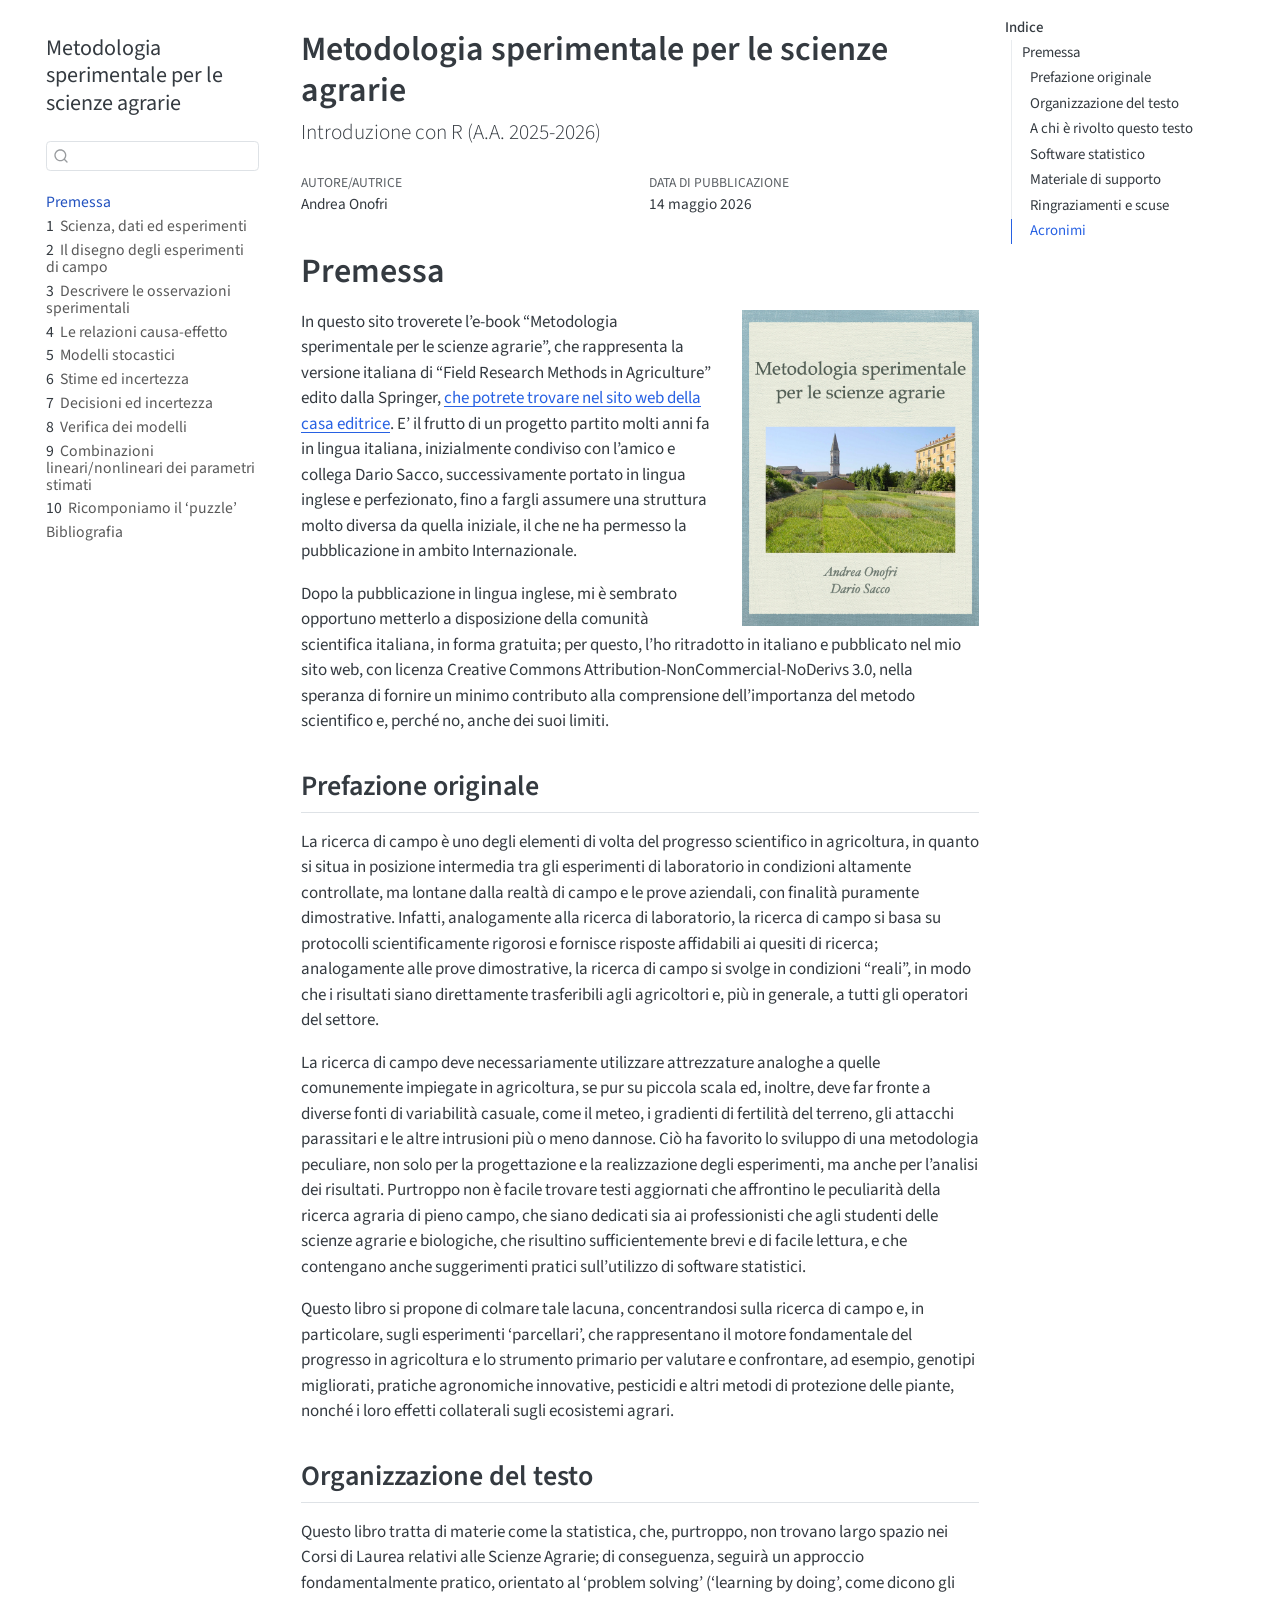
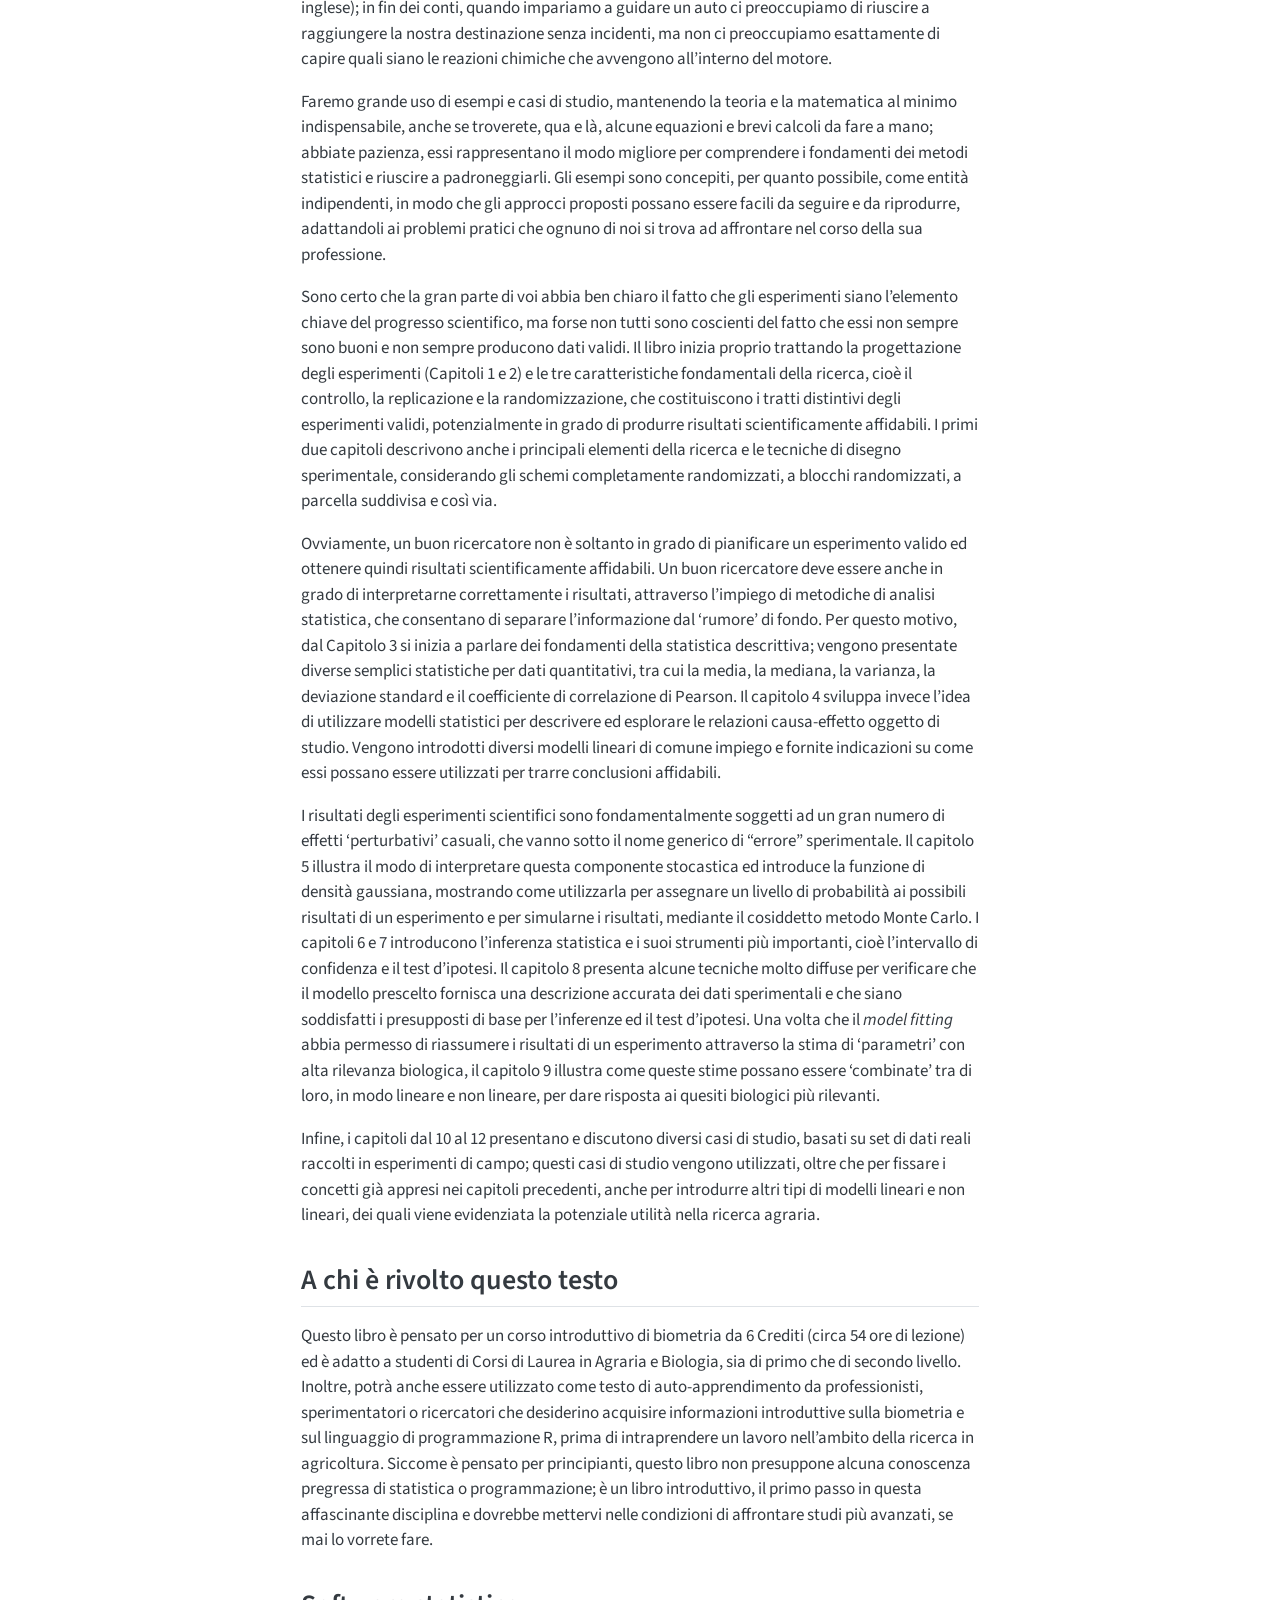
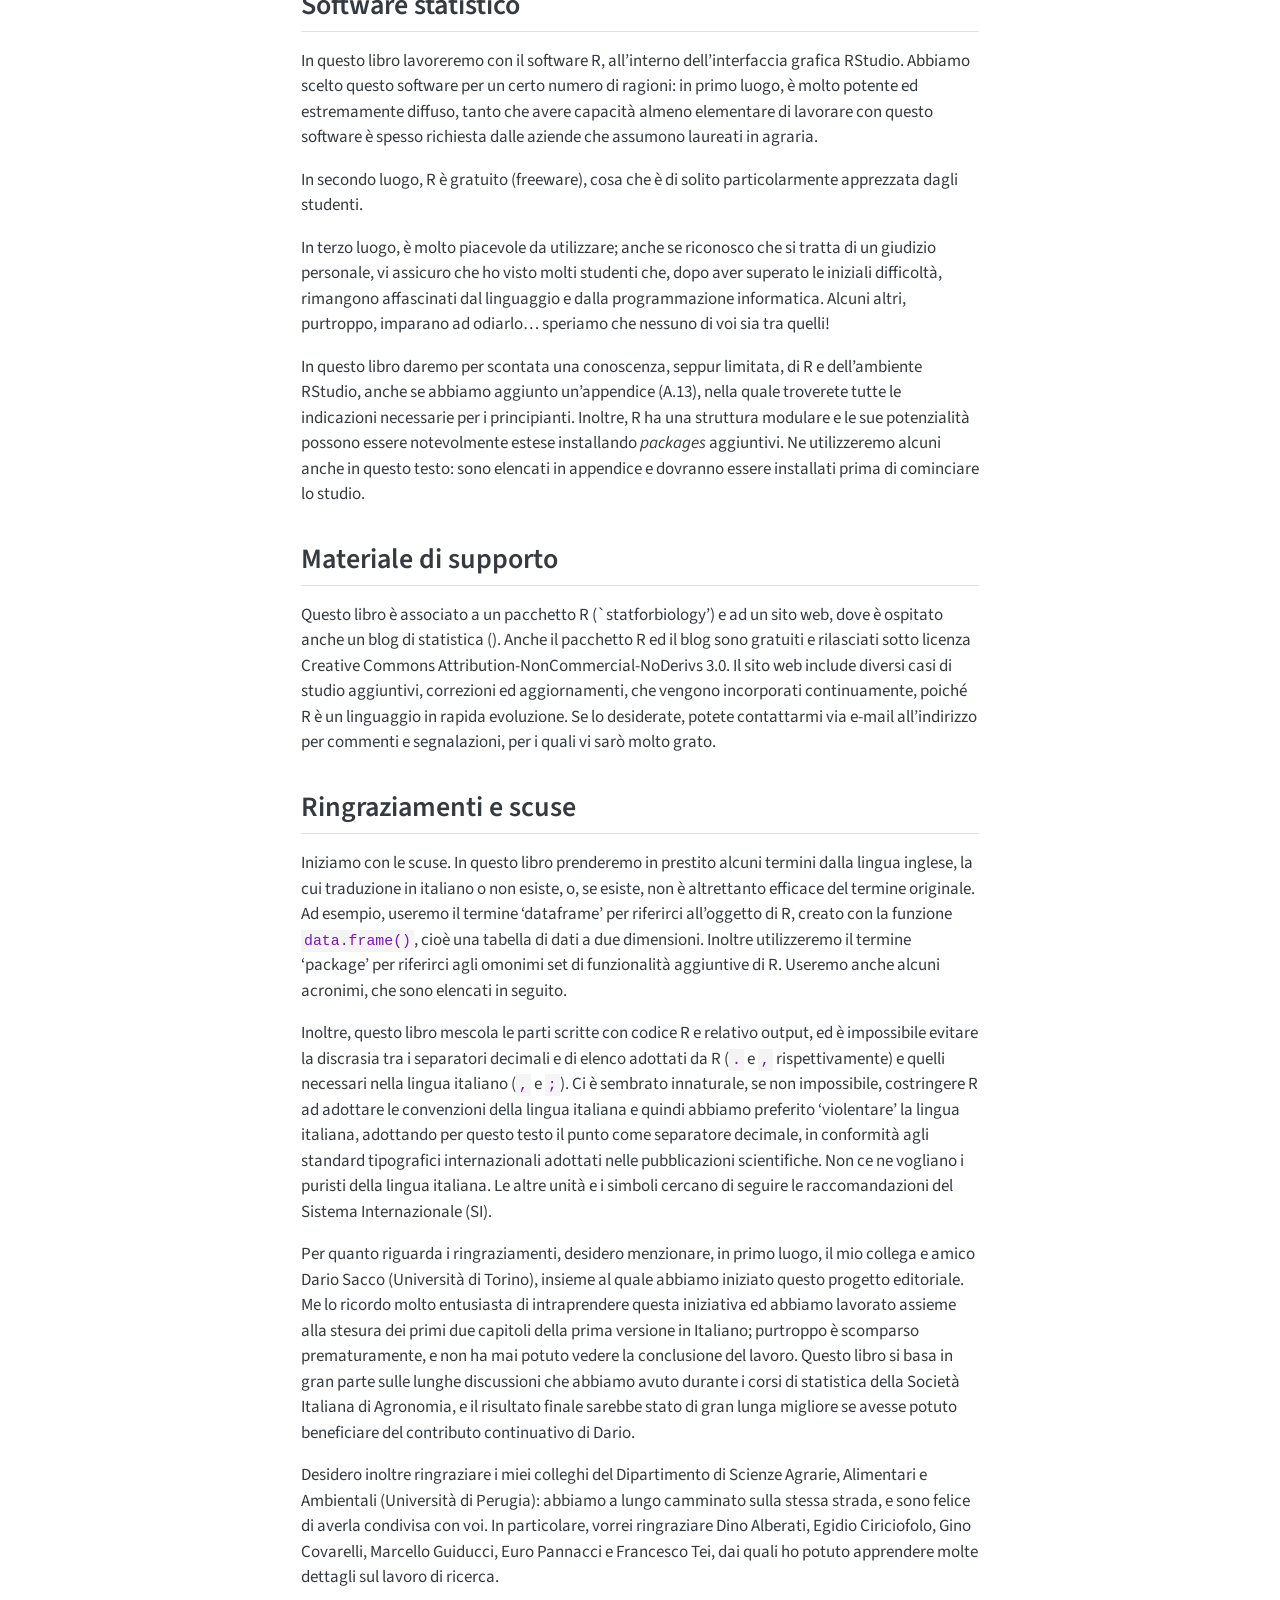
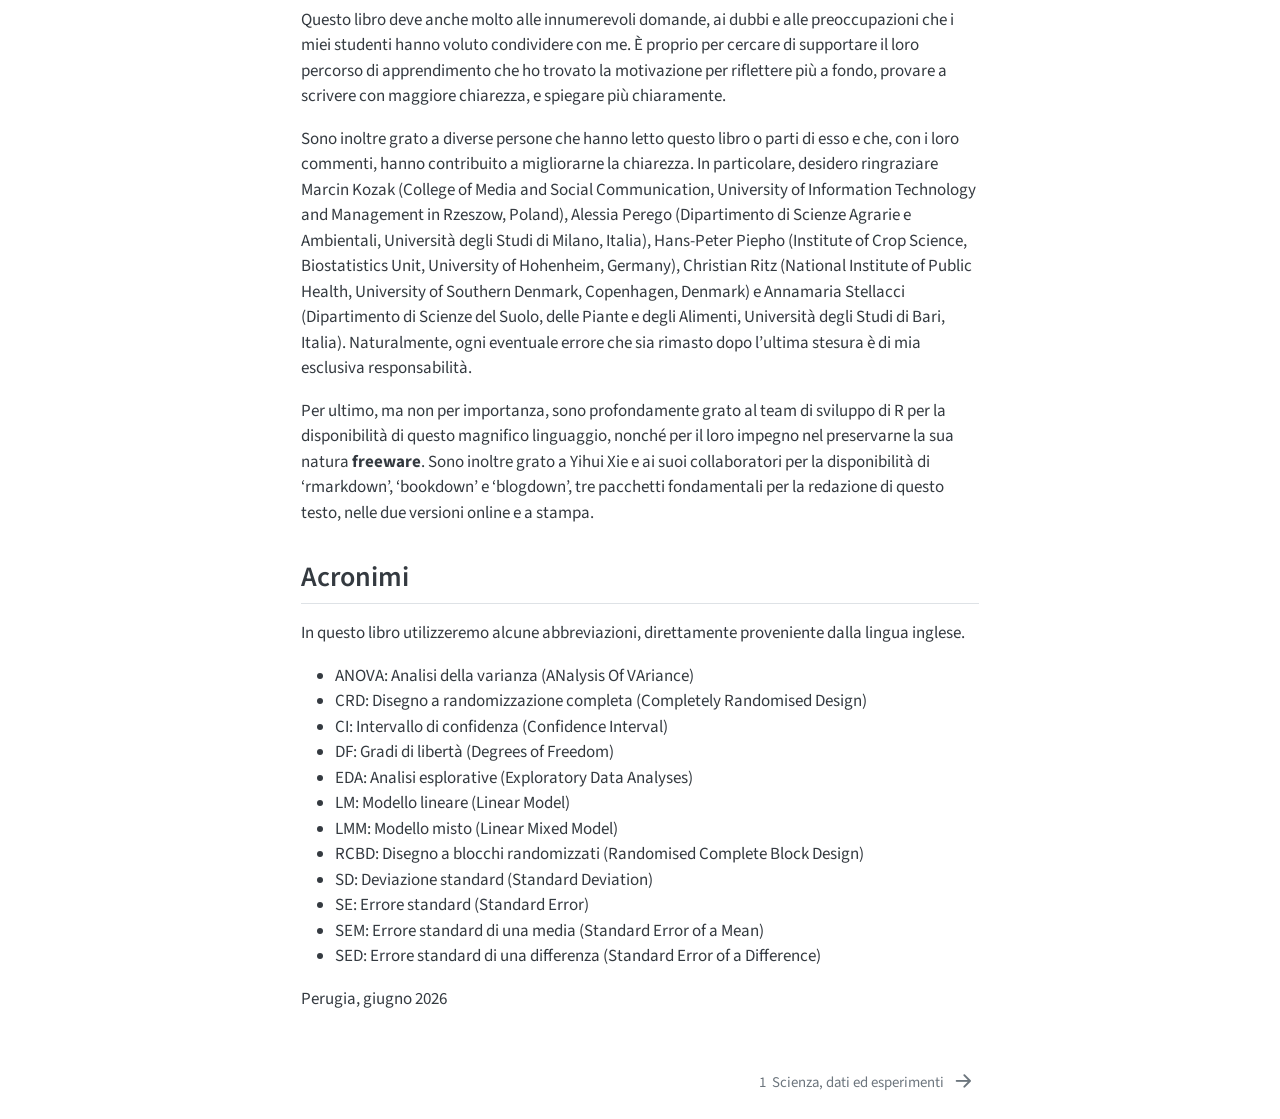
<file: _book/index.html>
<!DOCTYPE html>
<html xmlns="http://www.w3.org/1999/xhtml" lang="it" xml:lang="it"><head>

<meta charset="utf-8">
<meta name="generator" content="quarto-1.9.37">

<meta name="viewport" content="width=device-width, initial-scale=1.0, user-scalable=yes">

<meta name="author" content="Andrea Onofri">

<title>Metodologia sperimentale per le scienze agrarie</title>
<style>
/* Default styles provided by pandoc.
** See https://pandoc.org/MANUAL.html#variables-for-html for config info.
*/
code{white-space: pre-wrap;}
span.smallcaps{font-variant: small-caps;}
div.columns{display: flex; gap: min(4vw, 1.5em);}
div.column{flex: auto; overflow-x: auto;}
div.hanging-indent{margin-left: 1.5em; text-indent: -1.5em;}
ul.task-list{list-style: none;}
ul.task-list li input[type="checkbox"] {
  width: 0.8em;
  margin: 0 0.8em 0.2em -1em; /* quarto-specific, see https://github.com/quarto-dev/quarto-cli/issues/4556 */ 
  vertical-align: middle;
}
</style>


<script src="site_libs/quarto-nav/quarto-nav.js"></script>
<script src="site_libs/quarto-nav/headroom.min.js"></script>
<script src="site_libs/clipboard/clipboard.min.js"></script>
<script src="site_libs/quarto-search/autocomplete.umd.js"></script>
<script src="site_libs/quarto-search/fuse.min.js"></script>
<script src="site_libs/quarto-search/quarto-search.js"></script>
<meta name="quarto:offset" content="./">
<link href="./01-introBiometria.html" rel="next">
<script src="site_libs/quarto-html/quarto.js" type="module"></script>
<script src="site_libs/quarto-html/tabsets/tabsets.js" type="module"></script>
<script src="site_libs/quarto-html/popper.min.js"></script>
<script src="site_libs/quarto-html/tippy.umd.min.js"></script>
<script src="site_libs/quarto-html/anchor.min.js"></script>
<link href="site_libs/quarto-html/tippy.css" rel="stylesheet">
<link href="site_libs/quarto-html/quarto-syntax-highlighting-7f8f88aac4f3542376d5c11b86a4c14d.css" rel="stylesheet" id="quarto-text-highlighting-styles">
<script src="site_libs/bootstrap/bootstrap.min.js"></script>
<link href="site_libs/bootstrap/bootstrap-icons.css" rel="stylesheet">
<link href="site_libs/bootstrap/bootstrap-3220129d1b0bfa0f6b9dc9ac11d00f8b.min.css" rel="stylesheet" append-hash="true" id="quarto-bootstrap" data-mode="light">
<script id="quarto-search-options" type="application/json">{
  "location": "sidebar",
  "copy-button": false,
  "collapse-after": 3,
  "panel-placement": "start",
  "type": "textbox",
  "limit": 50,
  "keyboard-shortcut": [
    "f",
    "/",
    "s"
  ],
  "show-item-context": false,
  "language": {
    "search-no-results-text": "Nessun risultato",
    "search-matching-documents-text": "documenti trovati",
    "search-copy-link-title": "Copiare il link nella ricerca",
    "search-hide-matches-text": "Nascondere i risultati aggiuntivi",
    "search-more-match-text": "ci sono altri risultati in questo documento",
    "search-more-matches-text": "ulteriori risultati in questo documento",
    "search-clear-button-title": "Pulire",
    "search-text-placeholder": "",
    "search-detached-cancel-button-title": "Cancellare",
    "search-submit-button-title": "Inviare",
    "search-label": "Ricerca"
  }
}</script>


</head>

<body class="nav-sidebar floating quarto-light">

<div id="quarto-search-results"></div>
  <header id="quarto-header" class="headroom fixed-top">
  <nav class="quarto-secondary-nav">
    <div class="container-fluid d-flex">
      <button type="button" class="quarto-btn-toggle btn" data-bs-toggle="collapse" role="button" data-bs-target=".quarto-sidebar-collapse-item" aria-controls="quarto-sidebar" aria-expanded="false" aria-label="Attiva/disattiva la barra laterale" onclick="if (window.quartoToggleHeadroom) { window.quartoToggleHeadroom(); }">
        <i class="bi bi-layout-text-sidebar-reverse"></i>
      </button>
        <nav class="quarto-page-breadcrumbs" aria-label="breadcrumb"><ol class="breadcrumb"><li class="breadcrumb-item"><a href="./index.html">Premessa</a></li></ol></nav>
        <a class="flex-grow-1" role="navigation" data-bs-toggle="collapse" data-bs-target=".quarto-sidebar-collapse-item" aria-controls="quarto-sidebar" aria-expanded="false" aria-label="Attiva/disattiva la barra laterale" onclick="if (window.quartoToggleHeadroom) { window.quartoToggleHeadroom(); }">      
        </a>
      <button type="button" class="btn quarto-search-button" aria-label="Ricerca" onclick="window.quartoOpenSearch();">
        <i class="bi bi-search"></i>
      </button>
    </div>
  </nav>
</header>
<!-- content -->
<div id="quarto-content" class="quarto-container page-columns page-rows-contents page-layout-article">
<!-- sidebar -->
  <nav id="quarto-sidebar" class="sidebar collapse collapse-horizontal quarto-sidebar-collapse-item sidebar-navigation floating overflow-auto">
    <div class="pt-lg-2 mt-2 text-left sidebar-header">
    <div class="sidebar-title mb-0 py-0">
      <a href="./">Metodologia sperimentale per le scienze agrarie</a> 
    </div>
      </div>
        <div class="mt-2 flex-shrink-0 align-items-center">
        <div class="sidebar-search">
        <div id="quarto-search" class="" title="Ricerca"></div>
        </div>
        </div>
    <div class="sidebar-menu-container"> 
    <ul class="list-unstyled mt-1">
        <li class="sidebar-item">
  <div class="sidebar-item-container"> 
  <a href="./index.html" class="sidebar-item-text sidebar-link active">
 <span class="menu-text">Premessa</span></a>
  </div>
</li>
        <li class="sidebar-item">
  <div class="sidebar-item-container"> 
  <a href="./01-introBiometria.html" class="sidebar-item-text sidebar-link">
 <span class="menu-text"><span class="chapter-number">1</span>&nbsp; <span class="chapter-title">Scienza, dati ed esperimenti</span></span></a>
  </div>
</li>
        <li class="sidebar-item">
  <div class="sidebar-item-container"> 
  <a href="./02-ProgettoRicerca.html" class="sidebar-item-text sidebar-link">
 <span class="menu-text"><span class="chapter-number">2</span>&nbsp; <span class="chapter-title">Il disegno degli esperimenti di campo</span></span></a>
  </div>
</li>
        <li class="sidebar-item">
  <div class="sidebar-item-container"> 
  <a href="./03-StatisticaDescrittiva.html" class="sidebar-item-text sidebar-link">
 <span class="menu-text"><span class="chapter-number">3</span>&nbsp; <span class="chapter-title">Descrivere le osservazioni sperimentali</span></span></a>
  </div>
</li>
        <li class="sidebar-item">
  <div class="sidebar-item-container"> 
  <a href="./04-CausaEffetto.html" class="sidebar-item-text sidebar-link">
 <span class="menu-text"><span class="chapter-number">4</span>&nbsp; <span class="chapter-title">Le relazioni causa-effetto</span></span></a>
  </div>
</li>
        <li class="sidebar-item">
  <div class="sidebar-item-container"> 
  <a href="./05-ModelliStocastici.html" class="sidebar-item-text sidebar-link">
 <span class="menu-text"><span class="chapter-number">5</span>&nbsp; <span class="chapter-title">Modelli stocastici</span></span></a>
  </div>
</li>
        <li class="sidebar-item">
  <div class="sidebar-item-container"> 
  <a href="./06-InferenzaStatistica.html" class="sidebar-item-text sidebar-link">
 <span class="menu-text"><span class="chapter-number">6</span>&nbsp; <span class="chapter-title">Stime ed incertezza</span></span></a>
  </div>
</li>
        <li class="sidebar-item">
  <div class="sidebar-item-container"> 
  <a href="./07-TestIpotesi.html" class="sidebar-item-text sidebar-link">
 <span class="menu-text"><span class="chapter-number">7</span>&nbsp; <span class="chapter-title">Decisioni ed incertezza</span></span></a>
  </div>
</li>
        <li class="sidebar-item">
  <div class="sidebar-item-container"> 
  <a href="./08-AssunzioniBase.html" class="sidebar-item-text sidebar-link">
 <span class="menu-text"><span class="chapter-number">8</span>&nbsp; <span class="chapter-title">Verifica dei modelli</span></span></a>
  </div>
</li>
        <li class="sidebar-item">
  <div class="sidebar-item-container"> 
  <a href="./09-ConfrontoMultiplo.html" class="sidebar-item-text sidebar-link">
 <span class="menu-text"><span class="chapter-number">9</span>&nbsp; <span class="chapter-title">Combinazioni lineari/nonlineari dei parametri stimati</span></span></a>
  </div>
</li>
        <li class="sidebar-item">
  <div class="sidebar-item-container"> 
  <a href="./10-MettereTuttoInsieme.html" class="sidebar-item-text sidebar-link">
 <span class="menu-text"><span class="chapter-number">10</span>&nbsp; <span class="chapter-title">Ricomponiamo il ‘puzzle’</span></span></a>
  </div>
</li>
        <li class="sidebar-item">
  <div class="sidebar-item-container"> 
  <a href="./references.html" class="sidebar-item-text sidebar-link">
 <span class="menu-text">Bibliografia</span></a>
  </div>
</li>
    </ul>
    </div>
</nav>
<div id="quarto-sidebar-glass" class="quarto-sidebar-collapse-item" data-bs-toggle="collapse" data-bs-target=".quarto-sidebar-collapse-item"></div>
<!-- margin-sidebar -->
    <div id="quarto-margin-sidebar" class="sidebar margin-sidebar">
        <nav id="TOC" role="doc-toc" class="toc-active">
    <h2 id="toc-title">Indice</h2>
   
  <ul>
  <li><a href="#premessa" id="toc-premessa" class="nav-link active" data-scroll-target="#premessa">Premessa</a>
  <ul class="collapse">
  <li><a href="#prefazione-originale" id="toc-prefazione-originale" class="nav-link" data-scroll-target="#prefazione-originale">Prefazione originale</a></li>
  <li><a href="#organizzazione-del-testo" id="toc-organizzazione-del-testo" class="nav-link" data-scroll-target="#organizzazione-del-testo">Organizzazione del testo</a></li>
  <li><a href="#a-chi-è-rivolto-questo-testo" id="toc-a-chi-è-rivolto-questo-testo" class="nav-link" data-scroll-target="#a-chi-è-rivolto-questo-testo">A chi è rivolto questo testo</a></li>
  <li><a href="#software-statistico" id="toc-software-statistico" class="nav-link" data-scroll-target="#software-statistico">Software statistico</a></li>
  <li><a href="#materiale-di-supporto" id="toc-materiale-di-supporto" class="nav-link" data-scroll-target="#materiale-di-supporto">Materiale di supporto</a></li>
  <li><a href="#ringraziamenti-e-scuse" id="toc-ringraziamenti-e-scuse" class="nav-link" data-scroll-target="#ringraziamenti-e-scuse">Ringraziamenti e scuse</a></li>
  <li><a href="#acronimi" id="toc-acronimi" class="nav-link" data-scroll-target="#acronimi">Acronimi</a></li>
  </ul></li>
  </ul>
</nav>
    </div>
<!-- main -->
<main class="content" id="quarto-document-content">

<header id="title-block-header" class="quarto-title-block default">
<div class="quarto-title">
<h1 class="title">Metodologia sperimentale per le scienze agrarie</h1>
<p class="subtitle lead">Introduzione con R (A.A. 2025-2026)</p>
</div>



<div class="quarto-title-meta">

    <div>
    <div class="quarto-title-meta-heading">Autore/Autrice</div>
    <div class="quarto-title-meta-contents">
             <p>Andrea Onofri </p>
          </div>
  </div>
    
    <div>
    <div class="quarto-title-meta-heading">Data di Pubblicazione</div>
    <div class="quarto-title-meta-contents">
      <p class="date">14 maggio 2026</p>
    </div>
  </div>
  
    
  </div>
  


</header>



<section id="premessa" class="level1 unnumbered">
<h1 class="unnumbered">Premessa</h1><p><img src="cover.png" title="Metodologia sperimentale per le scienze agrarie" class="quarto-cover-image nolightbox img-fluid"></p>
<p>In questo sito troverete l’e-book “Metodologia sperimentale per le scienze agrarie”, che rappresenta la versione italiana di “Field Research Methods in Agriculture” edito dalla Springer, <a href="https://link.springer.com/book/10.1007/978-3-032-08199-5">che potrete trovare nel sito web della casa editrice</a>. E’ il frutto di un progetto partito molti anni fa in lingua italiana, inizialmente condiviso con l’amico e collega Dario Sacco, successivamente portato in lingua inglese e perfezionato, fino a fargli assumere una struttura molto diversa da quella iniziale, il che ne ha permesso la pubblicazione in ambito Internazionale.</p>
<!-- <a href = "https://link.springer.com/book/10.1007/978-3-032-08199-5"><img src="_images/coverSpringer.jpg" alt="Book cover" class="cover" width="350" align="right"/></a> -->
<p>Dopo la pubblicazione in lingua inglese, mi è sembrato opportuno metterlo a disposizione della comunità scientifica italiana, in forma gratuita; per questo, l’ho ritradotto in italiano e pubblicato nel mio sito web, con licenza Creative Commons Attribution-NonCommercial-NoDerivs 3.0, nella speranza di fornire un minimo contributo alla comprensione dell’importanza del metodo scientifico e, perché no, anche dei suoi limiti.</p>
<section id="prefazione-originale" class="level2 unnumbered">
<h2 class="unnumbered anchored" data-anchor-id="prefazione-originale">Prefazione originale</h2>
<p>La ricerca di campo è uno degli elementi di volta del progresso scientifico in agricoltura, in quanto si situa in posizione intermedia tra gli esperimenti di laboratorio in condizioni altamente controllate, ma lontane dalla realtà di campo e le prove aziendali, con finalità puramente dimostrative. Infatti, analogamente alla ricerca di laboratorio, la ricerca di campo si basa su protocolli scientificamente rigorosi e fornisce risposte affidabili ai quesiti di ricerca; analogamente alle prove dimostrative, la ricerca di campo si svolge in condizioni “reali”, in modo che i risultati siano direttamente trasferibili agli agricoltori e, più in generale, a tutti gli operatori del settore.</p>
<p>La ricerca di campo deve necessariamente utilizzare attrezzature analoghe a quelle comunemente impiegate in agricoltura, se pur su piccola scala ed, inoltre, deve far fronte a diverse fonti di variabilità casuale, come il meteo, i gradienti di fertilità del terreno, gli attacchi parassitari e le altre intrusioni più o meno dannose. Ciò ha favorito lo sviluppo di una metodologia peculiare, non solo per la progettazione e la realizzazione degli esperimenti, ma anche per l’analisi dei risultati. Purtroppo non è facile trovare testi aggiornati che affrontino le peculiarità della ricerca agraria di pieno campo, che siano dedicati sia ai professionisti che agli studenti delle scienze agrarie e biologiche, che risultino sufficientemente brevi e di facile lettura, e che contengano anche suggerimenti pratici sull’utilizzo di software statistici.</p>
<p>Questo libro si propone di colmare tale lacuna, concentrandosi sulla ricerca di campo e, in particolare, sugli esperimenti ‘parcellari’, che rappresentano il motore fondamentale del progresso in agricoltura e lo strumento primario per valutare e confrontare, ad esempio, genotipi migliorati, pratiche agronomiche innovative, pesticidi e altri metodi di protezione delle piante, nonché i loro effetti collaterali sugli ecosistemi agrari.</p>
</section>
<section id="organizzazione-del-testo" class="level2 unnumbered">
<h2 class="unnumbered anchored" data-anchor-id="organizzazione-del-testo">Organizzazione del testo</h2>
<p>Questo libro tratta di materie come la statistica, che, purtroppo, non trovano largo spazio nei Corsi di Laurea relativi alle Scienze Agrarie; di conseguenza, seguirà un approccio fondamentalmente pratico, orientato al ‘problem solving’ (‘learning by doing’, come dicono gli inglese); in fin dei conti, quando impariamo a guidare un auto ci preoccupiamo di riuscire a raggiungere la nostra destinazione senza incidenti, ma non ci preoccupiamo esattamente di capire quali siano le reazioni chimiche che avvengono all’interno del motore.</p>
<p>Faremo grande uso di esempi e casi di studio, mantenendo la teoria e la matematica al minimo indispensabile, anche se troverete, qua e là, alcune equazioni e brevi calcoli da fare a mano; abbiate pazienza, essi rappresentano il modo migliore per comprendere i fondamenti dei metodi statistici e riuscire a padroneggiarli. Gli esempi sono concepiti, per quanto possibile, come entità indipendenti, in modo che gli approcci proposti possano essere facili da seguire e da riprodurre, adattandoli ai problemi pratici che ognuno di noi si trova ad affrontare nel corso della sua professione.</p>
<p>Sono certo che la gran parte di voi abbia ben chiaro il fatto che gli esperimenti siano l’elemento chiave del progresso scientifico, ma forse non tutti sono coscienti del fatto che essi non sempre sono buoni e non sempre producono dati validi. Il libro inizia proprio trattando la progettazione degli esperimenti (Capitoli 1 e 2) e le tre caratteristiche fondamentali della ricerca, cioè il controllo, la replicazione e la randomizzazione, che costituiscono i tratti distintivi degli esperimenti validi, potenzialmente in grado di produrre risultati scientificamente affidabili. I primi due capitoli descrivono anche i principali elementi della ricerca e le tecniche di disegno sperimentale, considerando gli schemi completamente randomizzati, a blocchi randomizzati, a parcella suddivisa e così via.</p>
<p>Ovviamente, un buon ricercatore non è soltanto in grado di pianificare un esperimento valido ed ottenere quindi risultati scientificamente affidabili. Un buon ricercatore deve essere anche in grado di interpretarne correttamente i risultati, attraverso l’impiego di metodiche di analisi statistica, che consentano di separare l’informazione dal ‘rumore’ di fondo. Per questo motivo, dal Capitolo 3 si inizia a parlare dei fondamenti della statistica descrittiva; vengono presentate diverse semplici statistiche per dati quantitativi, tra cui la media, la mediana, la varianza, la deviazione standard e il coefficiente di correlazione di Pearson. Il capitolo 4 sviluppa invece l’idea di utilizzare modelli statistici per descrivere ed esplorare le relazioni causa-effetto oggetto di studio. Vengono introdotti diversi modelli lineari di comune impiego e fornite indicazioni su come essi possano essere utilizzati per trarre conclusioni affidabili.</p>
<p>I risultati degli esperimenti scientifici sono fondamentalmente soggetti ad un gran numero di effetti ‘perturbativi’ casuali, che vanno sotto il nome generico di “errore” sperimentale. Il capitolo 5 illustra il modo di interpretare questa componente stocastica ed introduce la funzione di densità gaussiana, mostrando come utilizzarla per assegnare un livello di probabilità ai possibili risultati di un esperimento e per simularne i risultati, mediante il cosiddetto metodo Monte Carlo. I capitoli 6 e 7 introducono l’inferenza statistica e i suoi strumenti più importanti, cioè l’intervallo di confidenza e il test d’ipotesi. Il capitolo 8 presenta alcune tecniche molto diffuse per verificare che il modello prescelto fornisca una descrizione accurata dei dati sperimentali e che siano soddisfatti i presupposti di base per l’inferenze ed il test d’ipotesi. Una volta che il <em>model fitting</em> abbia permesso di riassumere i risultati di un esperimento attraverso la stima di ‘parametri’ con alta rilevanza biologica, il capitolo 9 illustra come queste stime possano essere ‘combinate’ tra di loro, in modo lineare e non lineare, per dare risposta ai quesiti biologici più rilevanti.</p>
<p>Infine, i capitoli dal 10 al 12 presentano e discutono diversi casi di studio, basati su set di dati reali raccolti in esperimenti di campo; questi casi di studio vengono utilizzati, oltre che per fissare i concetti già appresi nei capitoli precedenti, anche per introdurre altri tipi di modelli lineari e non lineari, dei quali viene evidenziata la potenziale utilità nella ricerca agraria.</p>
</section>
<section id="a-chi-è-rivolto-questo-testo" class="level2 unnumbered">
<h2 class="unnumbered anchored" data-anchor-id="a-chi-è-rivolto-questo-testo">A chi è rivolto questo testo</h2>
<p>Questo libro è pensato per un corso introduttivo di biometria da 6 Crediti (circa 54 ore di lezione) ed è adatto a studenti di Corsi di Laurea in Agraria e Biologia, sia di primo che di secondo livello. Inoltre, potrà anche essere utilizzato come testo di auto-apprendimento da professionisti, sperimentatori o ricercatori che desiderino acquisire informazioni introduttive sulla biometria e sul linguaggio di programmazione R, prima di intraprendere un lavoro nell’ambito della ricerca in agricoltura. Siccome è pensato per principianti, questo libro non presuppone alcuna conoscenza pregressa di statistica o programmazione; è un libro introduttivo, il primo passo in questa affascinante disciplina e dovrebbe mettervi nelle condizioni di affrontare studi più avanzati, se mai lo vorrete fare.</p>
</section>
<section id="software-statistico" class="level2 unnumbered">
<h2 class="unnumbered anchored" data-anchor-id="software-statistico">Software statistico</h2>
<p>In questo libro lavoreremo con il software R, all’interno dell’interfaccia grafica RStudio. Abbiamo scelto questo software per un certo numero di ragioni: in primo luogo, è molto potente ed estremamente diffuso, tanto che avere capacità almeno elementare di lavorare con questo software è spesso richiesta dalle aziende che assumono laureati in agraria.</p>
<p>In secondo luogo, R è gratuito (freeware), cosa che è di solito particolarmente apprezzata dagli studenti.</p>
<p>In terzo luogo, è molto piacevole da utilizzare; anche se riconosco che si tratta di un giudizio personale, vi assicuro che ho visto molti studenti che, dopo aver superato le iniziali difficoltà, rimangono affascinati dal linguaggio e dalla programmazione informatica. Alcuni altri, purtroppo, imparano ad odiarlo… speriamo che nessuno di voi sia tra quelli!</p>
<p>In questo libro daremo per scontata una conoscenza, seppur limitata, di R e dell’ambiente RStudio, anche se abbiamo aggiunto un’appendice (A.13), nella quale troverete tutte le indicazioni necessarie per i principianti. Inoltre, R ha una struttura modulare e le sue potenzialità possono essere notevolmente estese installando <em>packages</em> aggiuntivi. Ne utilizzeremo alcuni anche in questo testo: sono elencati in appendice e dovranno essere installati prima di cominciare lo studio.</p>
</section>
<section id="materiale-di-supporto" class="level2 unnumbered">
<h2 class="unnumbered anchored" data-anchor-id="materiale-di-supporto">Materiale di supporto</h2>
<p>Questo libro è associato a un pacchetto R (`statforbiology’) e ad un sito web, dove è ospitato anche un blog di statistica (). Anche il pacchetto R ed il blog sono gratuiti e rilasciati sotto licenza Creative Commons Attribution-NonCommercial-NoDerivs 3.0. Il sito web include diversi casi di studio aggiuntivi, correzioni ed aggiornamenti, che vengono incorporati continuamente, poiché R è un linguaggio in rapida evoluzione. Se lo desiderate, potete contattarmi via e-mail all’indirizzo per commenti e segnalazioni, per i quali vi sarò molto grato.</p>
</section>
<section id="ringraziamenti-e-scuse" class="level2 unnumbered">
<h2 class="unnumbered anchored" data-anchor-id="ringraziamenti-e-scuse">Ringraziamenti e scuse</h2>
<p>Iniziamo con le scuse. In questo libro prenderemo in prestito alcuni termini dalla lingua inglese, la cui traduzione in italiano o non esiste, o, se esiste, non è altrettanto efficace del termine originale. Ad esempio, useremo il termine ‘dataframe’ per riferirci all’oggetto di R, creato con la funzione <code>data.frame()</code>, cioè una tabella di dati a due dimensioni. Inoltre utilizzeremo il termine ‘package’ per riferirci agli omonimi set di funzionalità aggiuntive di R. Useremo anche alcuni acronimi, che sono elencati in seguito.</p>
<p>Inoltre, questo libro mescola le parti scritte con codice R e relativo output, ed è impossibile evitare la discrasia tra i separatori decimali e di elenco adottati da R (<code>.</code> e <code>,</code> rispettivamente) e quelli necessari nella lingua italiano (<code>,</code> e <code>;</code>). Ci è sembrato innaturale, se non impossibile, costringere R ad adottare le convenzioni della lingua italiana e quindi abbiamo preferito ‘violentare’ la lingua italiana, adottando per questo testo il punto come separatore decimale, in conformità agli standard tipografici internazionali adottati nelle pubblicazioni scientifiche. Non ce ne vogliano i puristi della lingua italiana. Le altre unità e i simboli cercano di seguire le raccomandazioni del Sistema Internazionale (SI).</p>
<p>Per quanto riguarda i ringraziamenti, desidero menzionare, in primo luogo, il mio collega e amico Dario Sacco (Università di Torino), insieme al quale abbiamo iniziato questo progetto editoriale. Me lo ricordo molto entusiasta di intraprendere questa iniziativa ed abbiamo lavorato assieme alla stesura dei primi due capitoli della prima versione in Italiano; purtroppo è scomparso prematuramente, e non ha mai potuto vedere la conclusione del lavoro. Questo libro si basa in gran parte sulle lunghe discussioni che abbiamo avuto durante i corsi di statistica della Società Italiana di Agronomia, e il risultato finale sarebbe stato di gran lunga migliore se avesse potuto beneficiare del contributo continuativo di Dario.</p>
<p>Desidero inoltre ringraziare i miei colleghi del Dipartimento di Scienze Agrarie, Alimentari e Ambientali (Università di Perugia): abbiamo a lungo camminato sulla stessa strada, e sono felice di averla condivisa con voi. In particolare, vorrei ringraziare Dino Alberati, Egidio Ciriciofolo, Gino Covarelli, Marcello Guiducci, Euro Pannacci e Francesco Tei, dai quali ho potuto apprendere molte dettagli sul lavoro di ricerca.</p>
<p>Questo libro deve anche molto alle innumerevoli domande, ai dubbi e alle preoccupazioni che i miei studenti hanno voluto condividere con me. È proprio per cercare di supportare il loro percorso di apprendimento che ho trovato la motivazione per riflettere più a fondo, provare a scrivere con maggiore chiarezza, e spiegare più chiaramente.</p>
<p>Sono inoltre grato a diverse persone che hanno letto questo libro o parti di esso e che, con i loro commenti, hanno contribuito a migliorarne la chiarezza. In particolare, desidero ringraziare Marcin Kozak (College of Media and Social Communication, University of Information Technology and Management in Rzeszow, Poland), Alessia Perego (Dipartimento di Scienze Agrarie e Ambientali, Università degli Studi di Milano, Italia), Hans-Peter Piepho (Institute of Crop Science, Biostatistics Unit, University of Hohenheim, Germany), Christian Ritz (National Institute of Public Health, University of Southern Denmark, Copenhagen, Denmark) e Annamaria Stellacci (Dipartimento di Scienze del Suolo, delle Piante e degli Alimenti, Università degli Studi di Bari, Italia). Naturalmente, ogni eventuale errore che sia rimasto dopo l’ultima stesura è di mia esclusiva responsabilità.</p>
<p>Per ultimo, ma non per importanza, sono profondamente grato al team di sviluppo di R per la disponibilità di questo magnifico linguaggio, nonché per il loro impegno nel preservarne la sua natura <strong>freeware</strong>. Sono inoltre grato a Yihui Xie e ai suoi collaboratori per la disponibilità di ‘rmarkdown’, ‘bookdown’ e ‘blogdown’, tre pacchetti fondamentali per la redazione di questo testo, nelle due versioni online e a stampa.</p>
</section>
<section id="acronimi" class="level2 unnumbered">
<h2 class="unnumbered anchored" data-anchor-id="acronimi">Acronimi</h2>
<p>In questo libro utilizzeremo alcune abbreviazioni, direttamente proveniente dalla lingua inglese.</p>
<ul>
<li>ANOVA: Analisi della varianza (ANalysis Of VAriance)</li>
<li>CRD: Disegno a randomizzazione completa (Completely Randomised Design)</li>
<li>CI: Intervallo di confidenza (Confidence Interval)</li>
<li>DF: Gradi di libertà (Degrees of Freedom)</li>
<li>EDA: Analisi esplorative (Exploratory Data Analyses)</li>
<li>LM: Modello lineare (Linear Model)</li>
<li>LMM: Modello misto (Linear Mixed Model)</li>
<li>RCBD: Disegno a blocchi randomizzati (Randomised Complete Block Design)</li>
<li>SD: Deviazione standard (Standard Deviation)</li>
<li>SE: Errore standard (Standard Error)</li>
<li>SEM: Errore standard di una media (Standard Error of a Mean)</li>
<li>SED: Errore standard di una differenza (Standard Error of a Difference)</li>
</ul>
<p>Perugia, giugno 2026</p>


</section>
</section>

</main> <!-- /main -->
<script id="quarto-html-after-body" type="application/javascript">
  window.document.addEventListener("DOMContentLoaded", function (event) {
    const icon = "";
    const anchorJS = new window.AnchorJS();
    anchorJS.options = {
      placement: 'right',
      icon: icon
    };
    anchorJS.add('.anchored');
    const isCodeAnnotation = (el) => {
      for (const clz of el.classList) {
        if (clz.startsWith('code-annotation-')) {                     
          return true;
        }
      }
      return false;
    }
    const onCopySuccess = function(e) {
      // button target
      const button = e.trigger;
      // don't keep focus
      button.blur();
      // flash "checked"
      button.classList.add('code-copy-button-checked');
      var currentTitle = button.getAttribute("title");
      button.setAttribute("title", "Copiato!");
      let tooltip;
      if (window.bootstrap) {
        button.setAttribute("data-bs-toggle", "tooltip");
        button.setAttribute("data-bs-placement", "left");
        button.setAttribute("data-bs-title", "Copiato!");
        tooltip = new bootstrap.Tooltip(button, 
          { trigger: "manual", 
            customClass: "code-copy-button-tooltip",
            offset: [0, -8]});
        tooltip.show();    
      }
      setTimeout(function() {
        if (tooltip) {
          tooltip.hide();
          button.removeAttribute("data-bs-title");
          button.removeAttribute("data-bs-toggle");
          button.removeAttribute("data-bs-placement");
        }
        button.setAttribute("title", currentTitle);
        button.classList.remove('code-copy-button-checked');
      }, 1000);
      // clear code selection
      e.clearSelection();
    }
    const getTextToCopy = function(trigger) {
      const outerScaffold = trigger.parentElement.cloneNode(true);
      const codeEl = outerScaffold.querySelector('code');
      for (const childEl of codeEl.children) {
        if (isCodeAnnotation(childEl)) {
          childEl.remove();
        }
      }
      return codeEl.innerText;
    }
    const clipboard = new window.ClipboardJS('.code-copy-button:not([data-in-quarto-modal])', {
      text: getTextToCopy
    });
    clipboard.on('success', onCopySuccess);
    if (window.document.getElementById('quarto-embedded-source-code-modal')) {
      const clipboardModal = new window.ClipboardJS('.code-copy-button[data-in-quarto-modal]', {
        text: getTextToCopy,
        container: window.document.getElementById('quarto-embedded-source-code-modal')
      });
      clipboardModal.on('success', onCopySuccess);
    }
      var localhostRegex = new RegExp(/^(?:http|https):\/\/localhost\:?[0-9]*\//);
      var mailtoRegex = new RegExp(/^mailto:/);
        var filterRegex = new RegExp('/' + window.location.host + '/');
      var isInternal = (href) => {
          return filterRegex.test(href) || localhostRegex.test(href) || mailtoRegex.test(href);
      }
      // Inspect non-navigation links and adorn them if external
     var links = window.document.querySelectorAll('a[href]:not(.nav-link):not(.navbar-brand):not(.toc-action):not(.sidebar-link):not(.sidebar-item-toggle):not(.pagination-link):not(.no-external):not([aria-hidden]):not(.dropdown-item):not(.quarto-navigation-tool):not(.about-link)');
      for (var i=0; i<links.length; i++) {
        const link = links[i];
        if (!isInternal(link.href)) {
          // undo the damage that might have been done by quarto-nav.js in the case of
          // links that we want to consider external
          if (link.dataset.originalHref !== undefined) {
            link.href = link.dataset.originalHref;
          }
        }
      }
    function tippyHover(el, contentFn, onTriggerFn, onUntriggerFn) {
      const config = {
        allowHTML: true,
        maxWidth: 500,
        delay: 100,
        arrow: false,
        appendTo: function(el) {
            return el.parentElement;
        },
        interactive: true,
        interactiveBorder: 10,
        theme: 'quarto',
        placement: 'bottom-start',
      };
      if (contentFn) {
        config.content = contentFn;
      }
      if (onTriggerFn) {
        config.onTrigger = onTriggerFn;
      }
      if (onUntriggerFn) {
        config.onUntrigger = onUntriggerFn;
      }
      window.tippy(el, config); 
    }
    const noterefs = window.document.querySelectorAll('a[role="doc-noteref"]');
    for (var i=0; i<noterefs.length; i++) {
      const ref = noterefs[i];
      tippyHover(ref, function() {
        // use id or data attribute instead here
        let href = ref.getAttribute('data-footnote-href') || ref.getAttribute('href');
        try { href = new URL(href).hash; } catch {}
        const id = href.replace(/^#\/?/, "");
        const note = window.document.getElementById(id);
        if (note) {
          return note.innerHTML;
        } else {
          return "";
        }
      });
    }
    const xrefs = window.document.querySelectorAll('a.quarto-xref');
    const processXRef = (id, note) => {
      // Strip column container classes
      const stripColumnClz = (el) => {
        el.classList.remove("page-full", "page-columns");
        if (el.children) {
          for (const child of el.children) {
            stripColumnClz(child);
          }
        }
      }
      stripColumnClz(note)
      if (id === null || id.startsWith('sec-')) {
        // Special case sections, only their first couple elements
        const container = document.createElement("div");
        if (note.children && note.children.length > 2) {
          container.appendChild(note.children[0].cloneNode(true));
          for (let i = 1; i < note.children.length; i++) {
            const child = note.children[i];
            if (child.tagName === "P" && child.innerText === "") {
              continue;
            } else {
              container.appendChild(child.cloneNode(true));
              break;
            }
          }
          if (window.Quarto?.typesetMath) {
            window.Quarto.typesetMath(container);
          }
          return container.innerHTML
        } else {
          if (window.Quarto?.typesetMath) {
            window.Quarto.typesetMath(note);
          }
          return note.innerHTML;
        }
      } else {
        // Remove any anchor links if they are present
        const anchorLink = note.querySelector('a.anchorjs-link');
        if (anchorLink) {
          anchorLink.remove();
        }
        if (window.Quarto?.typesetMath) {
          window.Quarto.typesetMath(note);
        }
        if (note.classList.contains("callout")) {
          return note.outerHTML;
        } else {
          return note.innerHTML;
        }
      }
    }
    for (var i=0; i<xrefs.length; i++) {
      const xref = xrefs[i];
      tippyHover(xref, undefined, function(instance) {
        instance.disable();
        let url = xref.getAttribute('href');
        let hash = undefined; 
        if (url.startsWith('#')) {
          hash = url;
        } else {
          try { hash = new URL(url).hash; } catch {}
        }
        if (hash) {
          const id = hash.replace(/^#\/?/, "");
          const note = window.document.getElementById(id);
          if (note !== null) {
            try {
              const html = processXRef(id, note.cloneNode(true));
              instance.setContent(html);
            } finally {
              instance.enable();
              instance.show();
            }
          } else {
            // See if we can fetch this
            fetch(url.split('#')[0])
            .then(res => res.text())
            .then(html => {
              const parser = new DOMParser();
              const htmlDoc = parser.parseFromString(html, "text/html");
              const note = htmlDoc.getElementById(id);
              if (note !== null) {
                const html = processXRef(id, note);
                instance.setContent(html);
              } 
            }).finally(() => {
              instance.enable();
              instance.show();
            });
          }
        } else {
          // See if we can fetch a full url (with no hash to target)
          // This is a special case and we should probably do some content thinning / targeting
          fetch(url)
          .then(res => res.text())
          .then(html => {
            const parser = new DOMParser();
            const htmlDoc = parser.parseFromString(html, "text/html");
            const note = htmlDoc.querySelector('main.content');
            if (note !== null) {
              // This should only happen for chapter cross references
              // (since there is no id in the URL)
              // remove the first header
              if (note.children.length > 0 && note.children[0].tagName === "HEADER") {
                note.children[0].remove();
              }
              const html = processXRef(null, note);
              instance.setContent(html);
            } 
          }).finally(() => {
            instance.enable();
            instance.show();
          });
        }
      }, function(instance) {
      });
    }
        let selectedAnnoteEl;
        const selectorForAnnotation = ( cell, annotation) => {
          let cellAttr = 'data-code-cell="' + cell + '"';
          let lineAttr = 'data-code-annotation="' +  annotation + '"';
          const selector = 'span[' + cellAttr + '][' + lineAttr + ']';
          return selector;
        }
        const selectCodeLines = (annoteEl) => {
          const doc = window.document;
          const targetCell = annoteEl.getAttribute("data-target-cell");
          const targetAnnotation = annoteEl.getAttribute("data-target-annotation");
          const annoteSpan = window.document.querySelector(selectorForAnnotation(targetCell, targetAnnotation));
          const lines = annoteSpan.getAttribute("data-code-lines").split(",");
          const lineIds = lines.map((line) => {
            return targetCell + "-" + line;
          })
          let top = null;
          let height = null;
          let parent = null;
          if (lineIds.length > 0) {
              //compute the position of the single el (top and bottom and make a div)
              const el = window.document.getElementById(lineIds[0]);
              top = el.offsetTop;
              height = el.offsetHeight;
              parent = el.parentElement.parentElement;
            if (lineIds.length > 1) {
              const lastEl = window.document.getElementById(lineIds[lineIds.length - 1]);
              const bottom = lastEl.offsetTop + lastEl.offsetHeight;
              height = bottom - top;
            }
            if (top !== null && height !== null && parent !== null) {
              // cook up a div (if necessary) and position it 
              let div = window.document.getElementById("code-annotation-line-highlight");
              if (div === null) {
                div = window.document.createElement("div");
                div.setAttribute("id", "code-annotation-line-highlight");
                div.style.position = 'absolute';
                parent.appendChild(div);
              }
              div.style.top = top - 2 + "px";
              div.style.height = height + 4 + "px";
              div.style.left = 0;
              let gutterDiv = window.document.getElementById("code-annotation-line-highlight-gutter");
              if (gutterDiv === null) {
                gutterDiv = window.document.createElement("div");
                gutterDiv.setAttribute("id", "code-annotation-line-highlight-gutter");
                gutterDiv.style.position = 'absolute';
                const codeCell = window.document.getElementById(targetCell);
                const gutter = codeCell.querySelector('.code-annotation-gutter');
                gutter.appendChild(gutterDiv);
              }
              gutterDiv.style.top = top - 2 + "px";
              gutterDiv.style.height = height + 4 + "px";
            }
            selectedAnnoteEl = annoteEl;
          }
        };
        const unselectCodeLines = () => {
          const elementsIds = ["code-annotation-line-highlight", "code-annotation-line-highlight-gutter"];
          elementsIds.forEach((elId) => {
            const div = window.document.getElementById(elId);
            if (div) {
              div.remove();
            }
          });
          selectedAnnoteEl = undefined;
        };
          // Handle positioning of the toggle
      window.addEventListener(
        "resize",
        throttle(() => {
          elRect = undefined;
          if (selectedAnnoteEl) {
            selectCodeLines(selectedAnnoteEl);
          }
        }, 10)
      );
      function throttle(fn, ms) {
      let throttle = false;
      let timer;
        return (...args) => {
          if(!throttle) { // first call gets through
              fn.apply(this, args);
              throttle = true;
          } else { // all the others get throttled
              if(timer) clearTimeout(timer); // cancel #2
              timer = setTimeout(() => {
                fn.apply(this, args);
                timer = throttle = false;
              }, ms);
          }
        };
      }
        // Attach click handler to the DT
        const annoteDls = window.document.querySelectorAll('dt[data-target-cell]');
        for (const annoteDlNode of annoteDls) {
          annoteDlNode.addEventListener('click', (event) => {
            const clickedEl = event.target;
            if (clickedEl !== selectedAnnoteEl) {
              unselectCodeLines();
              const activeEl = window.document.querySelector('dt[data-target-cell].code-annotation-active');
              if (activeEl) {
                activeEl.classList.remove('code-annotation-active');
              }
              selectCodeLines(clickedEl);
              clickedEl.classList.add('code-annotation-active');
            } else {
              // Unselect the line
              unselectCodeLines();
              clickedEl.classList.remove('code-annotation-active');
            }
          });
        }
    const findCites = (el) => {
      const parentEl = el.parentElement;
      if (parentEl) {
        const cites = parentEl.dataset.cites;
        if (cites) {
          return {
            el,
            cites: cites.split(' ')
          };
        } else {
          return findCites(el.parentElement)
        }
      } else {
        return undefined;
      }
    };
    var bibliorefs = window.document.querySelectorAll('a[role="doc-biblioref"]');
    for (var i=0; i<bibliorefs.length; i++) {
      const ref = bibliorefs[i];
      const citeInfo = findCites(ref);
      if (citeInfo) {
        tippyHover(citeInfo.el, function() {
          var popup = window.document.createElement('div');
          citeInfo.cites.forEach(function(cite) {
            var citeDiv = window.document.createElement('div');
            citeDiv.classList.add('hanging-indent');
            citeDiv.classList.add('csl-entry');
            var biblioDiv = window.document.getElementById('ref-' + cite);
            if (biblioDiv) {
              citeDiv.innerHTML = biblioDiv.innerHTML;
            }
            popup.appendChild(citeDiv);
          });
          return popup.innerHTML;
        });
      }
    }
  });
  </script>
<nav class="page-navigation">
  <div class="nav-page nav-page-previous">
  </div>
  <div class="nav-page nav-page-next">
      <a href="./01-introBiometria.html" class="pagination-link" aria-label="Scienza, dati ed esperimenti">
        <span class="nav-page-text"><span class="chapter-number">1</span>&nbsp; <span class="chapter-title">Scienza, dati ed esperimenti</span></span> <i class="bi bi-arrow-right-short"></i>
      </a>
  </div>
</nav>
</div> <!-- /content -->




</body></html>
</file>
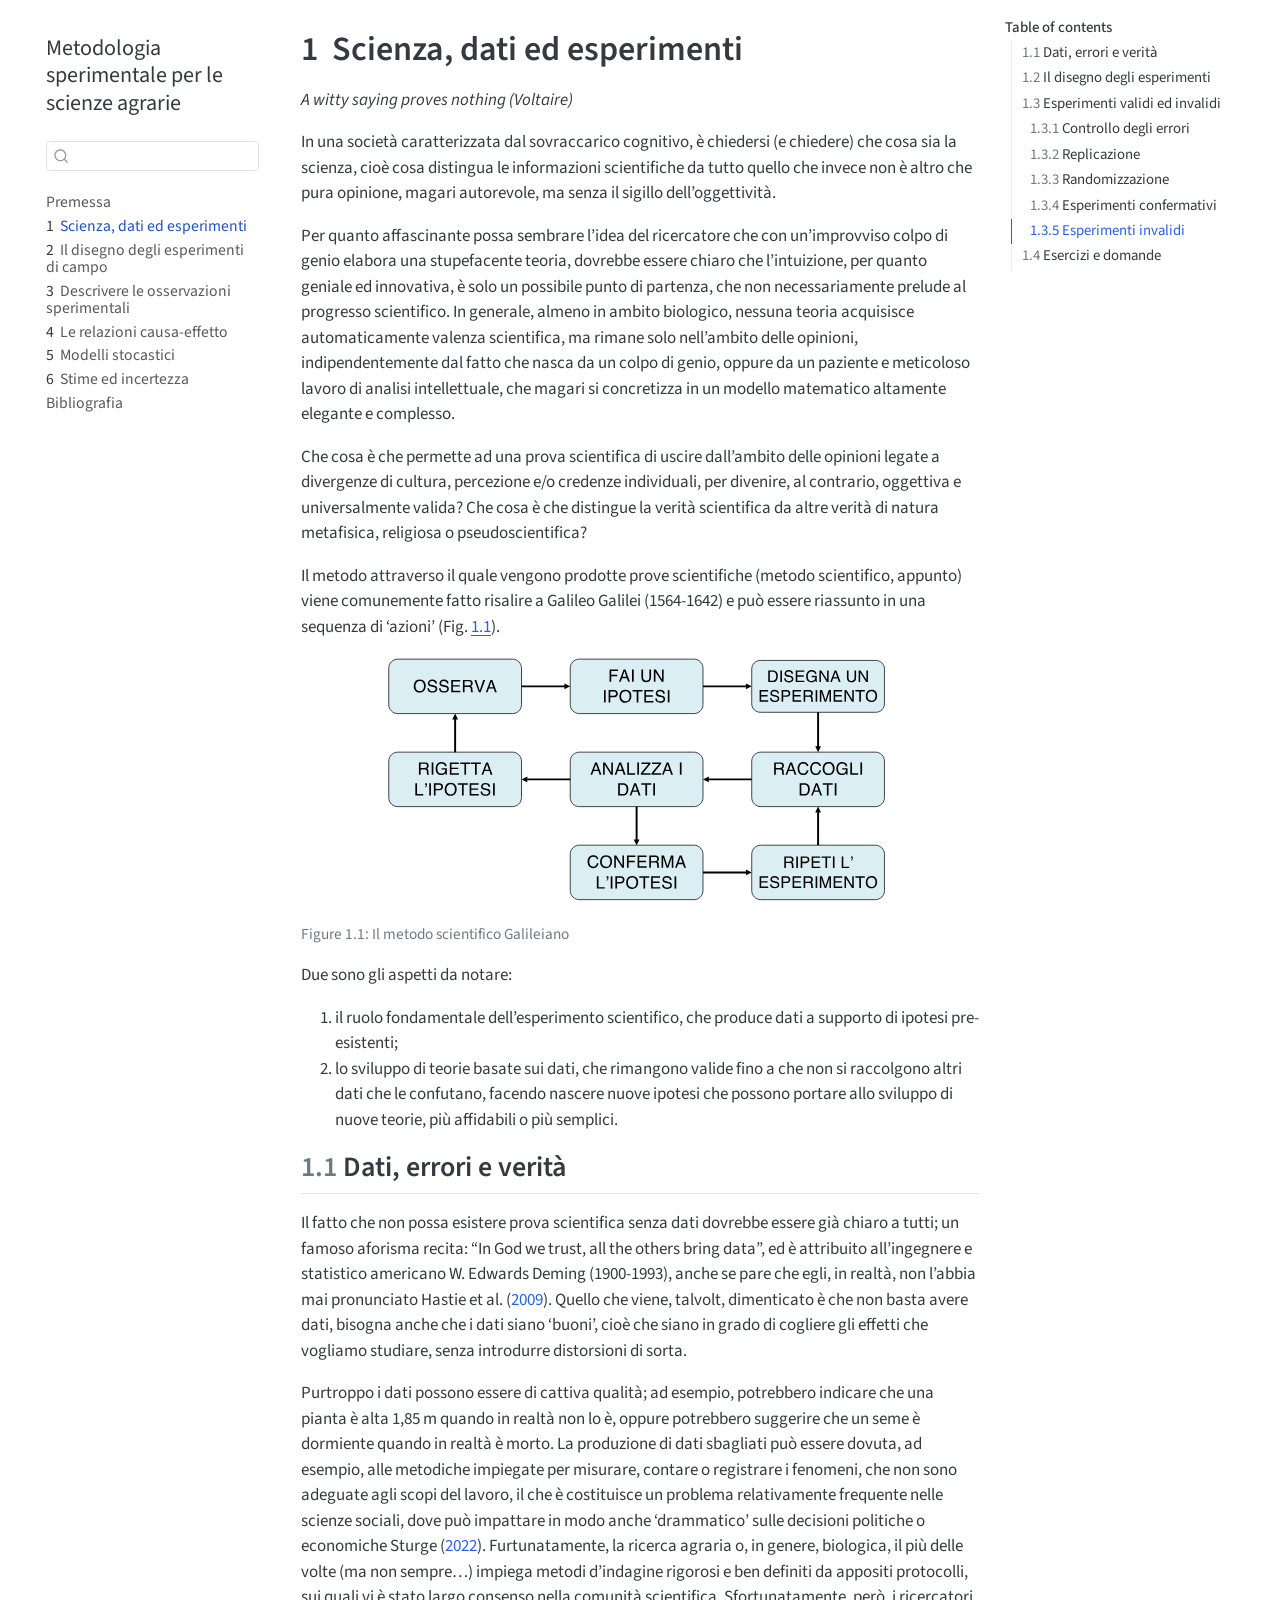
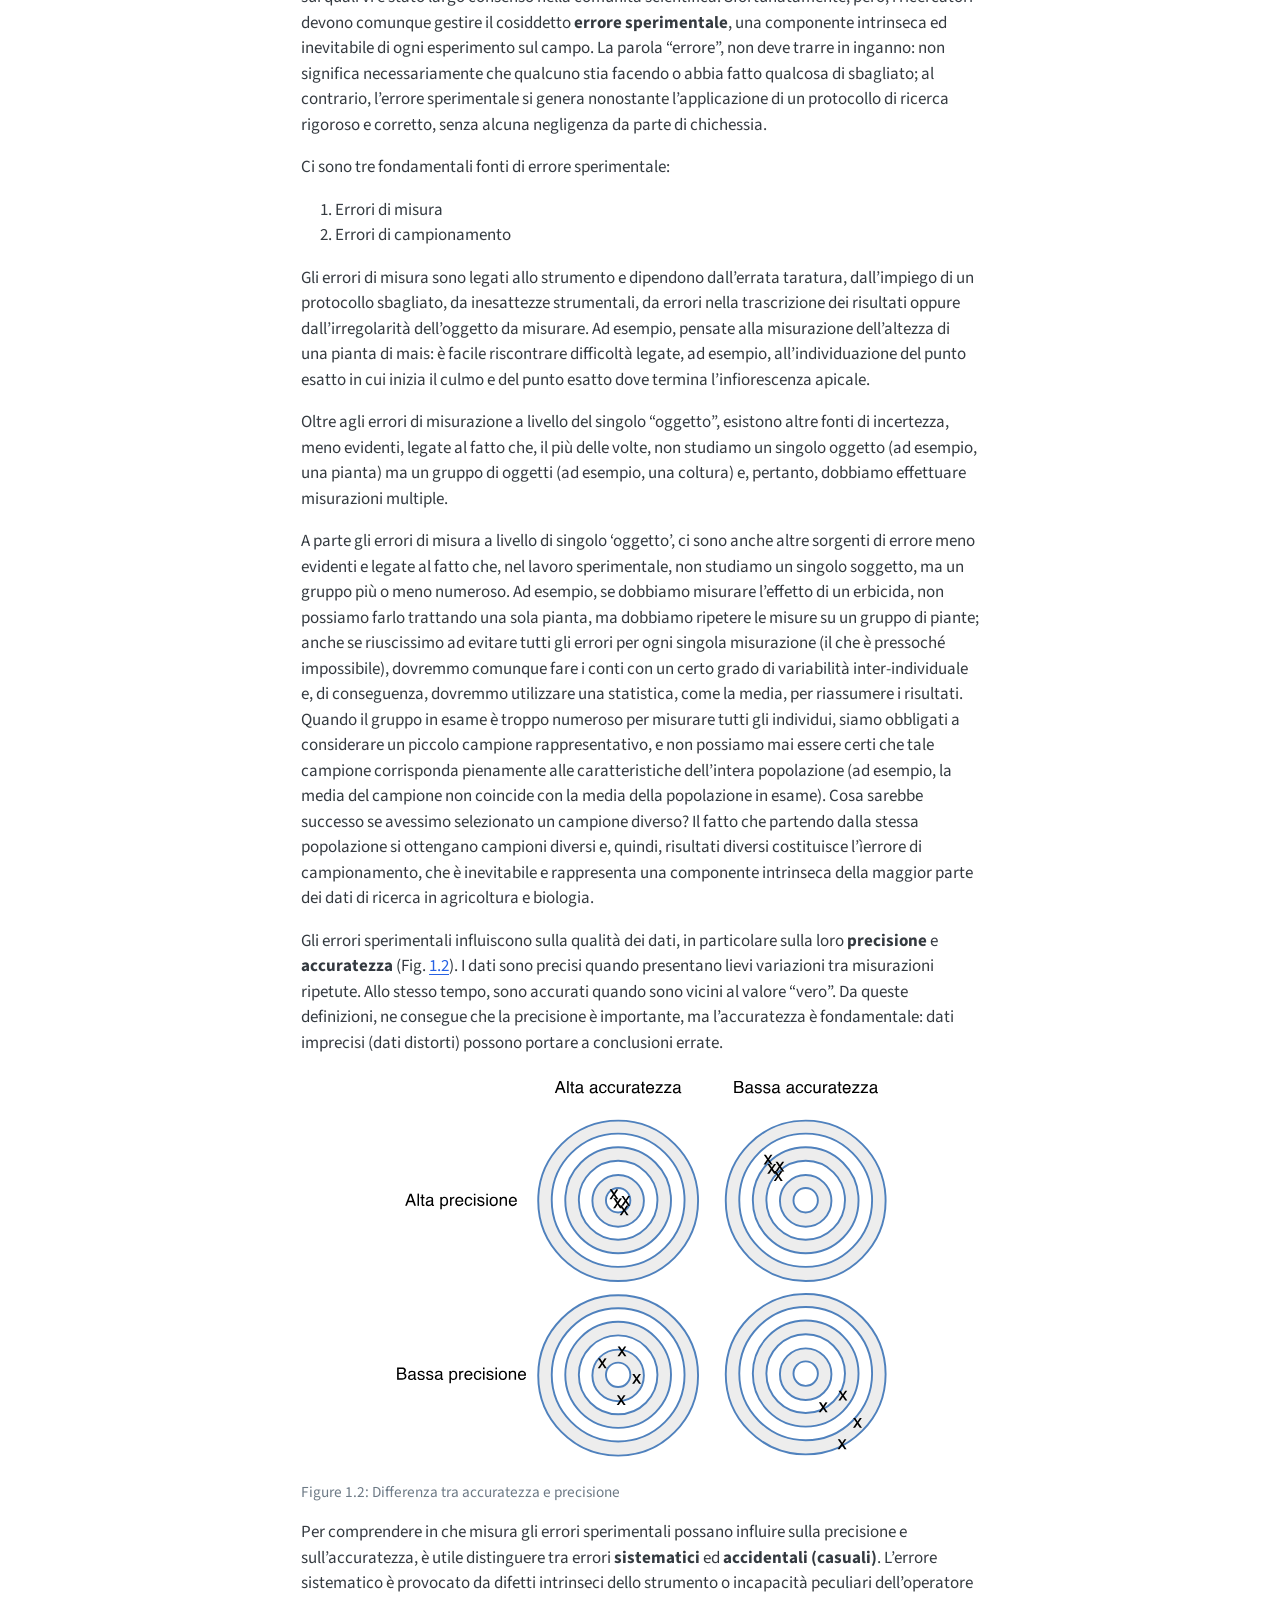
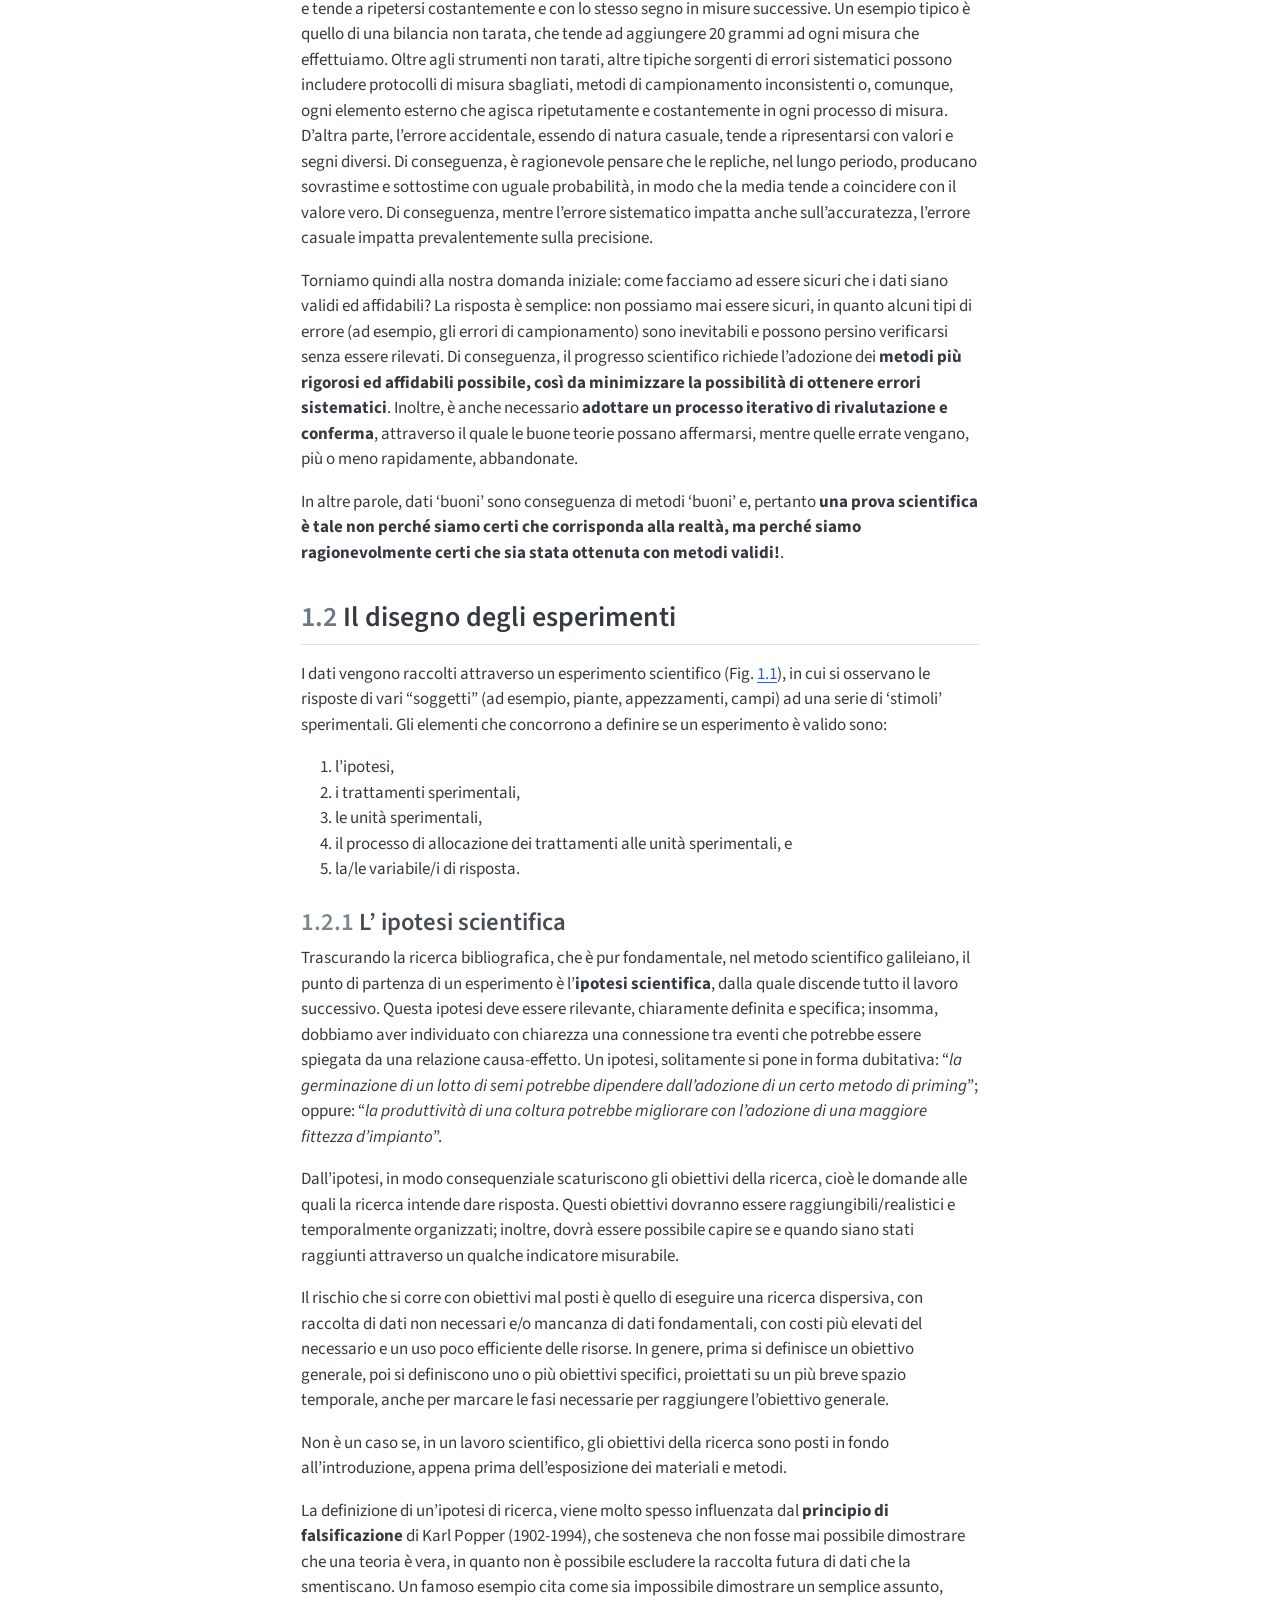
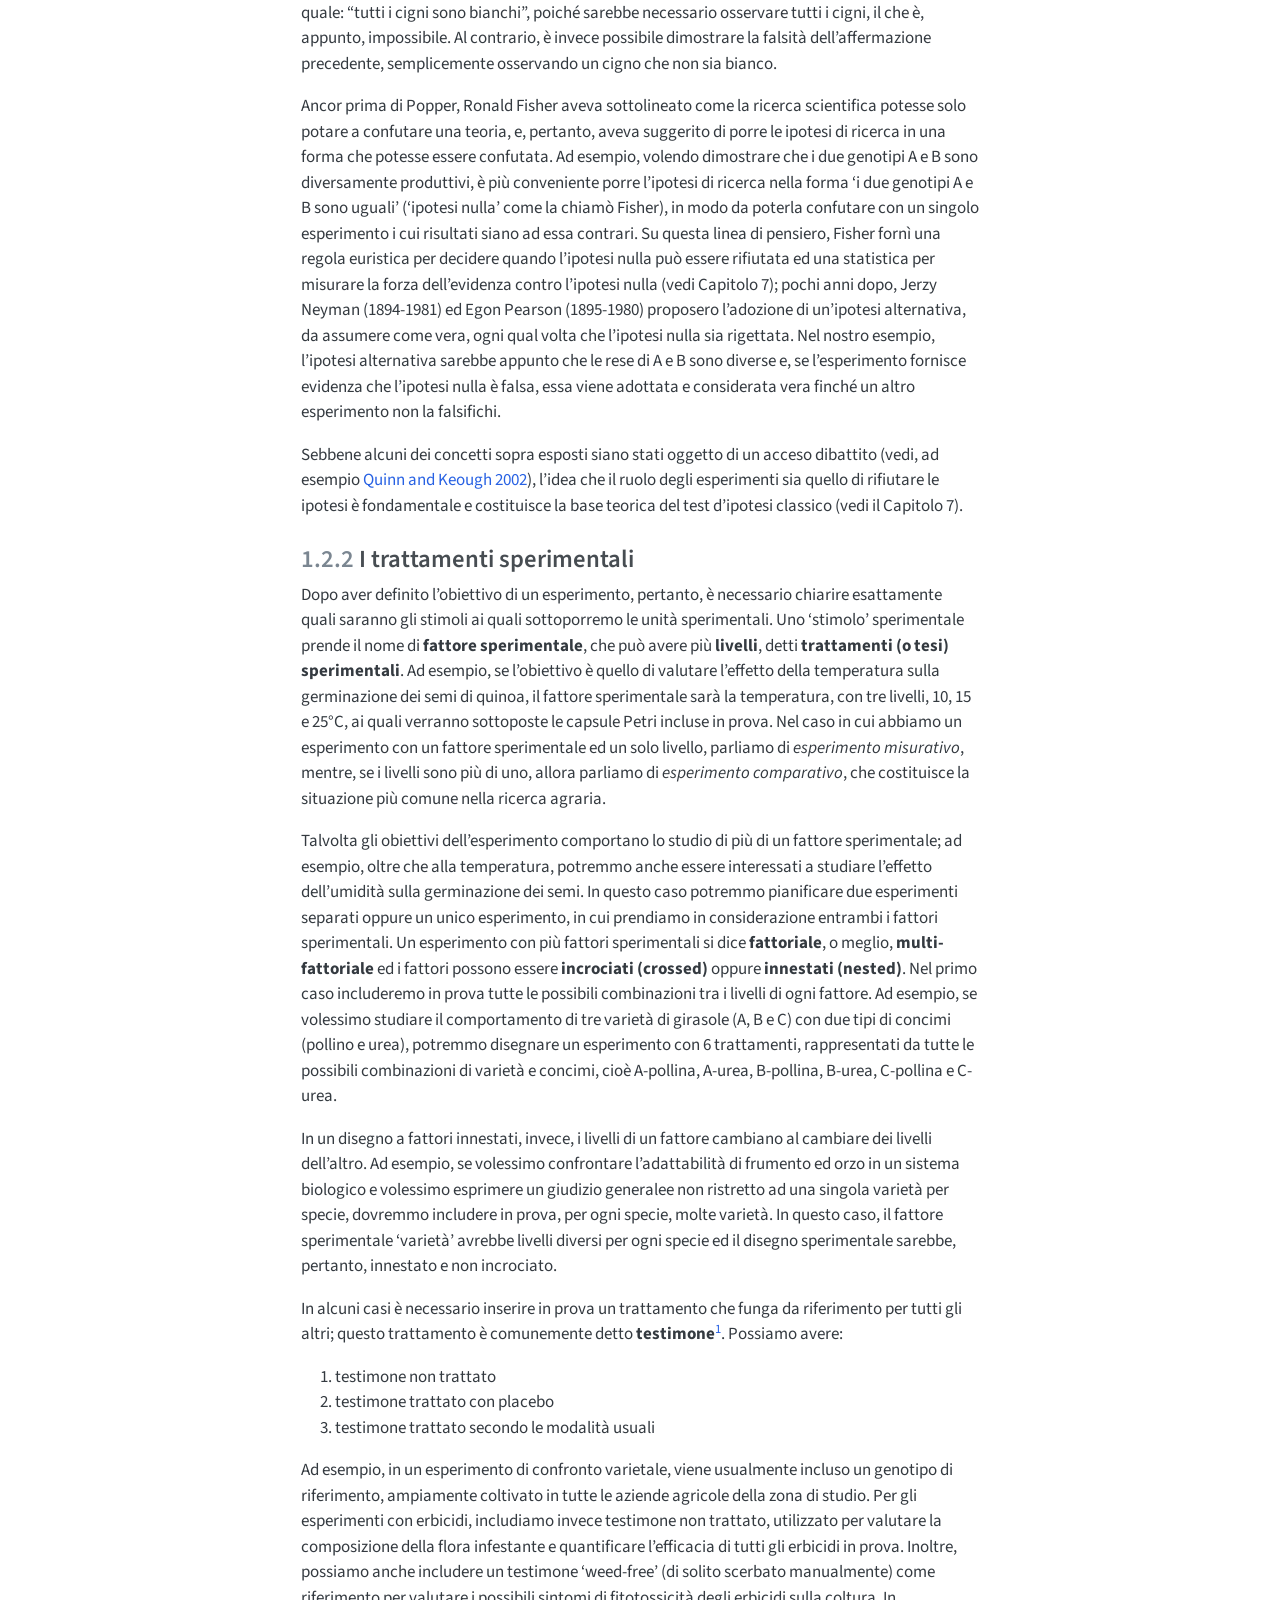
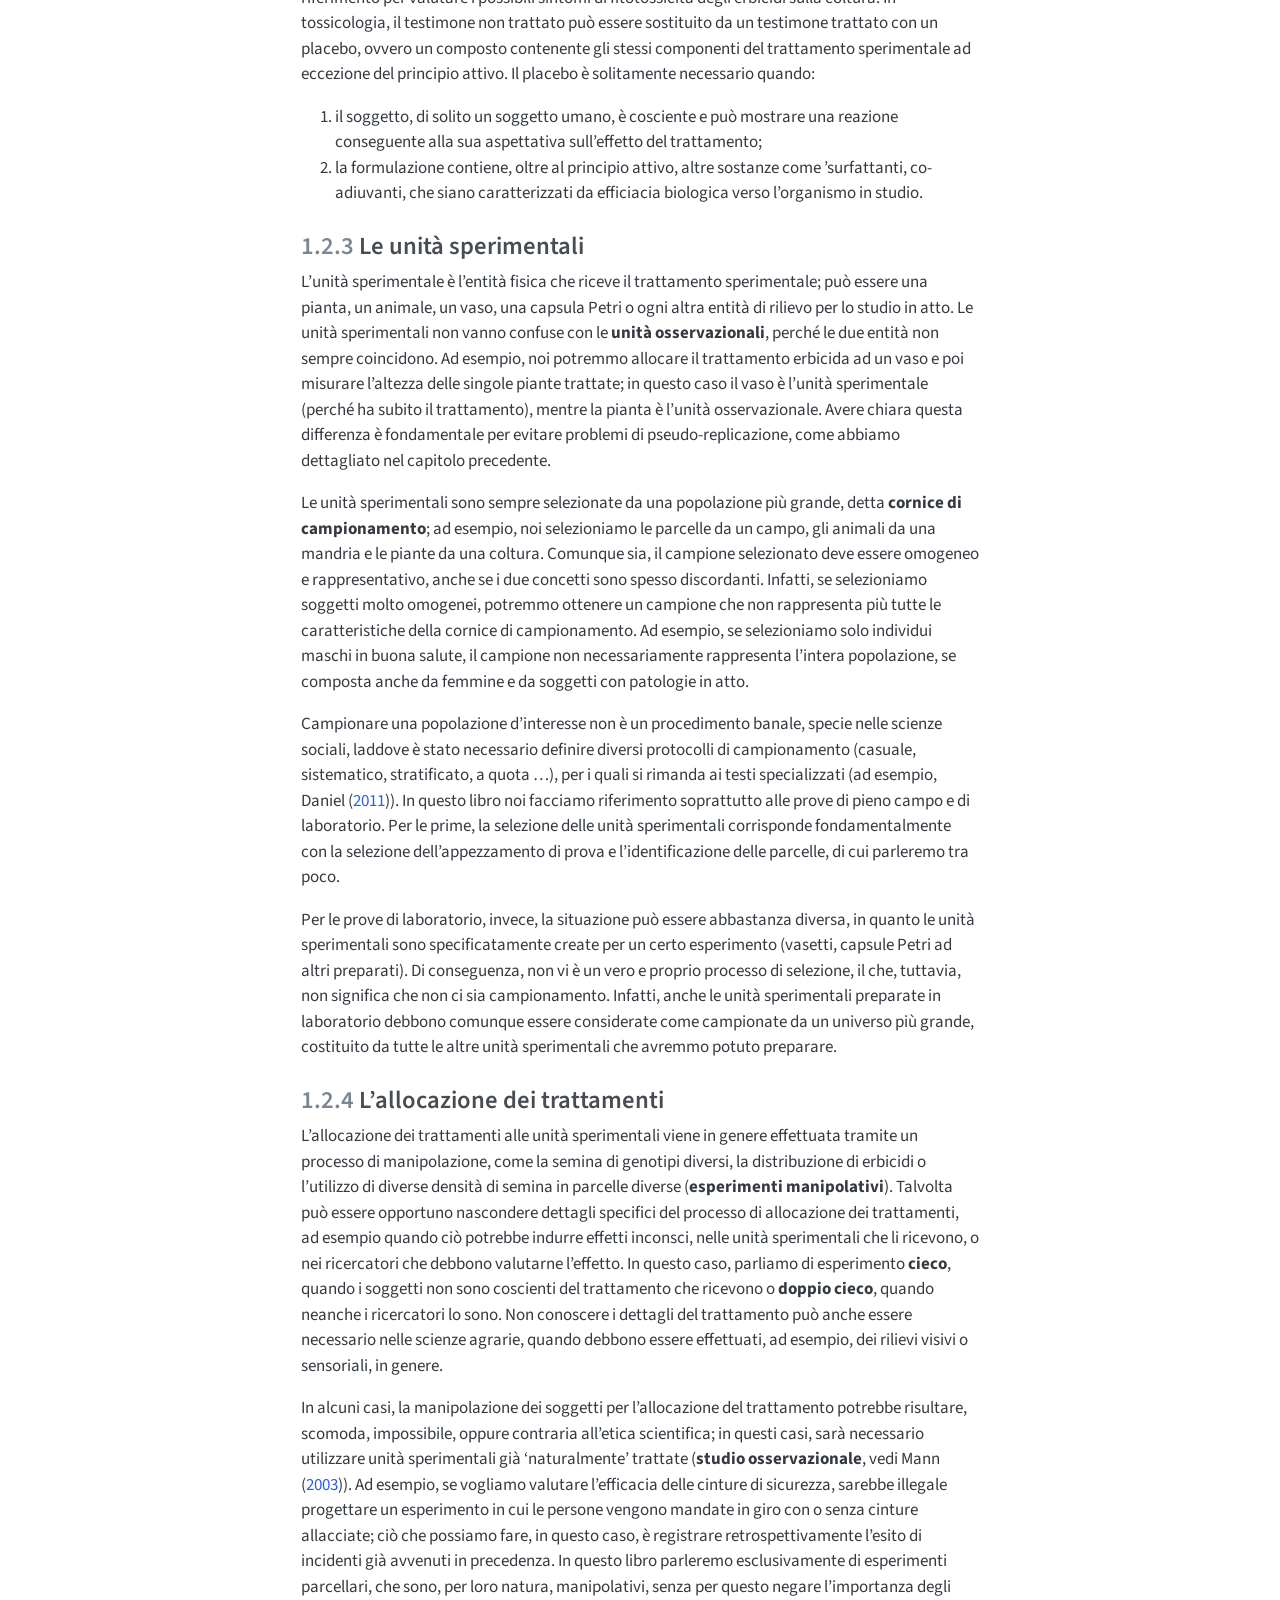
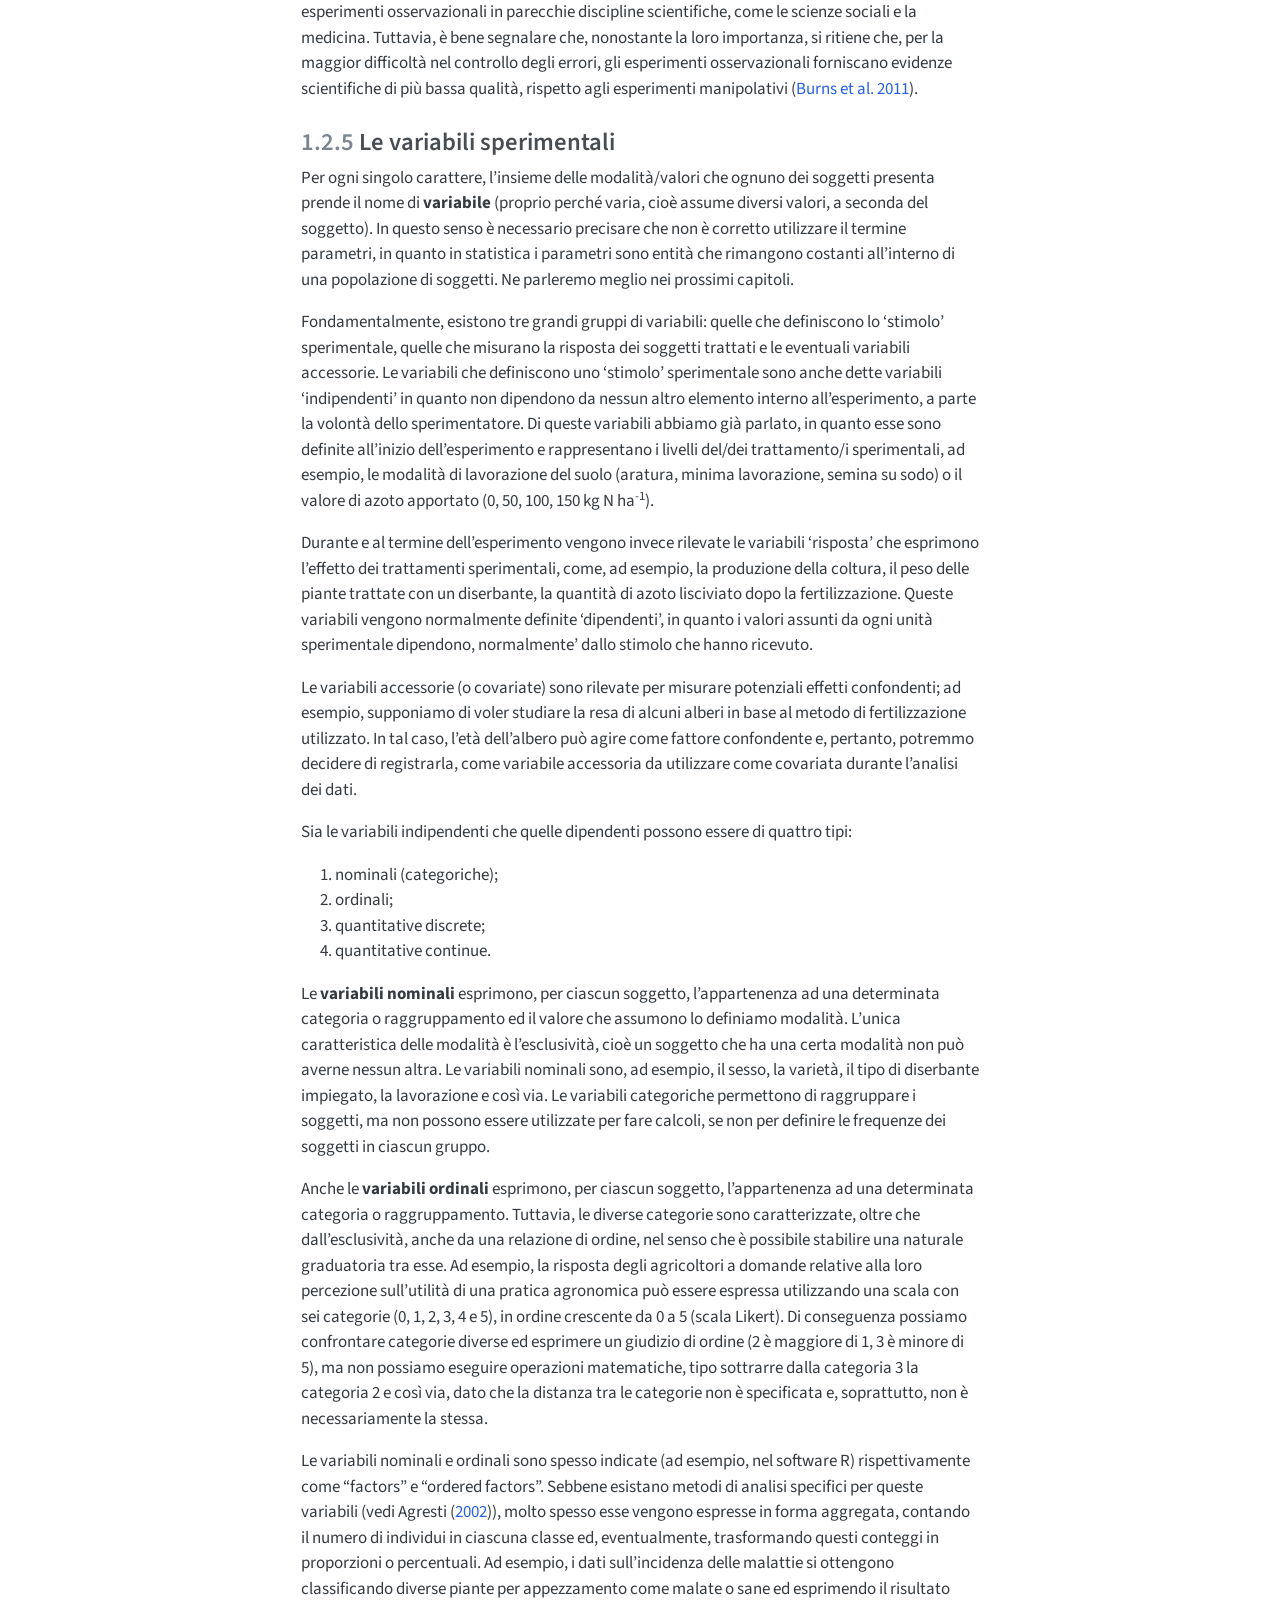
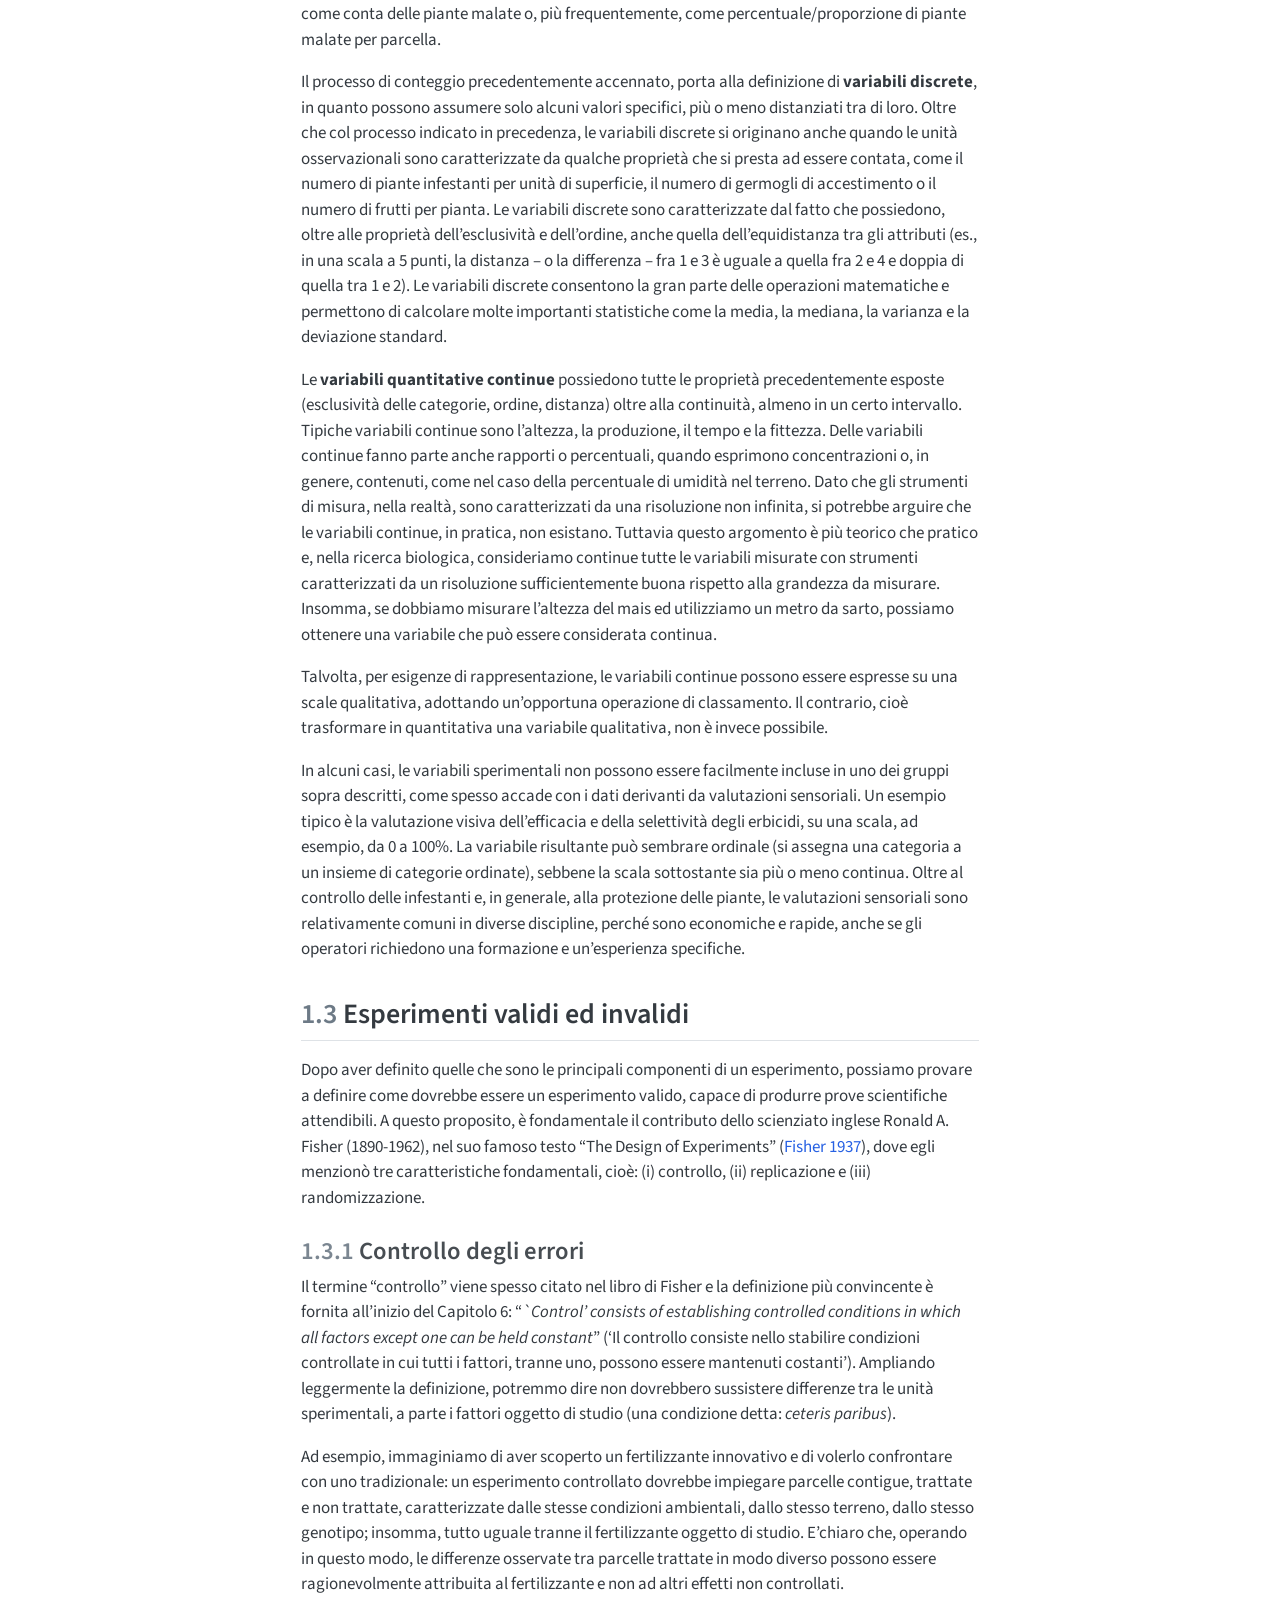
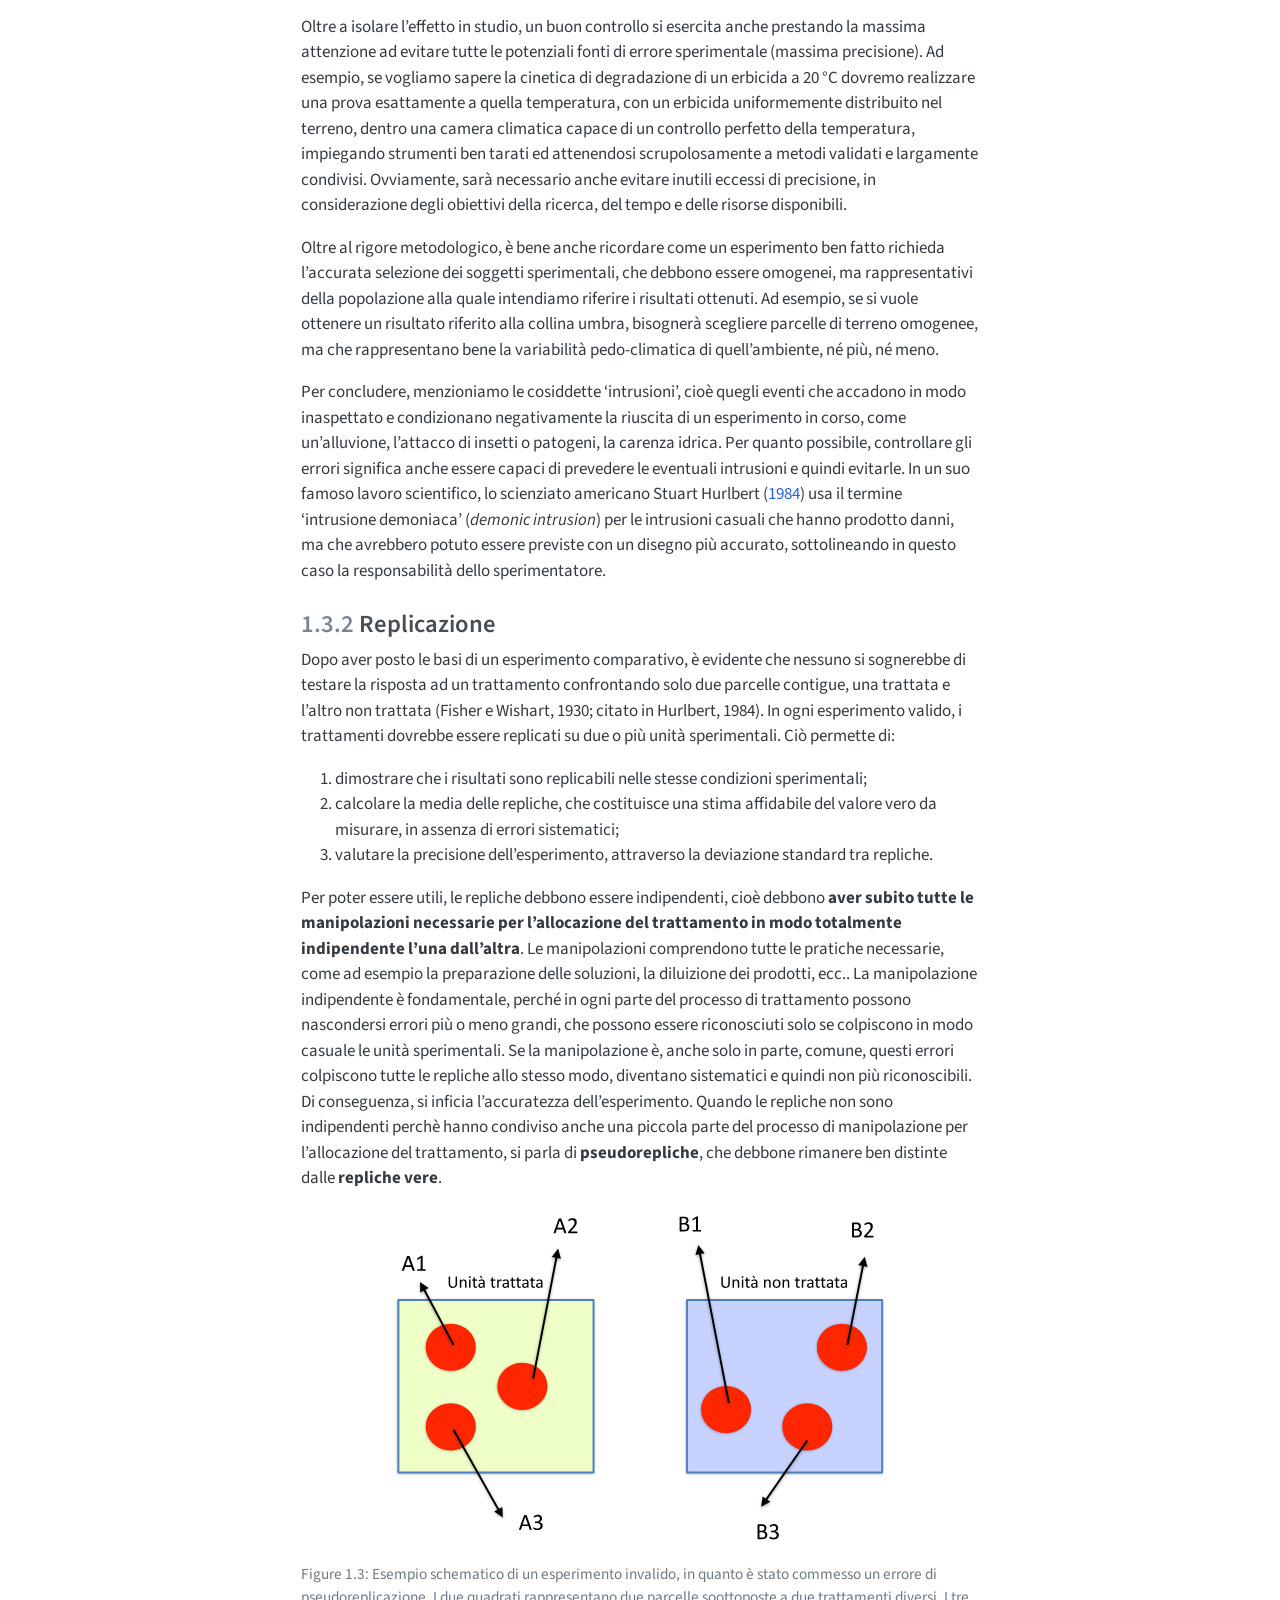
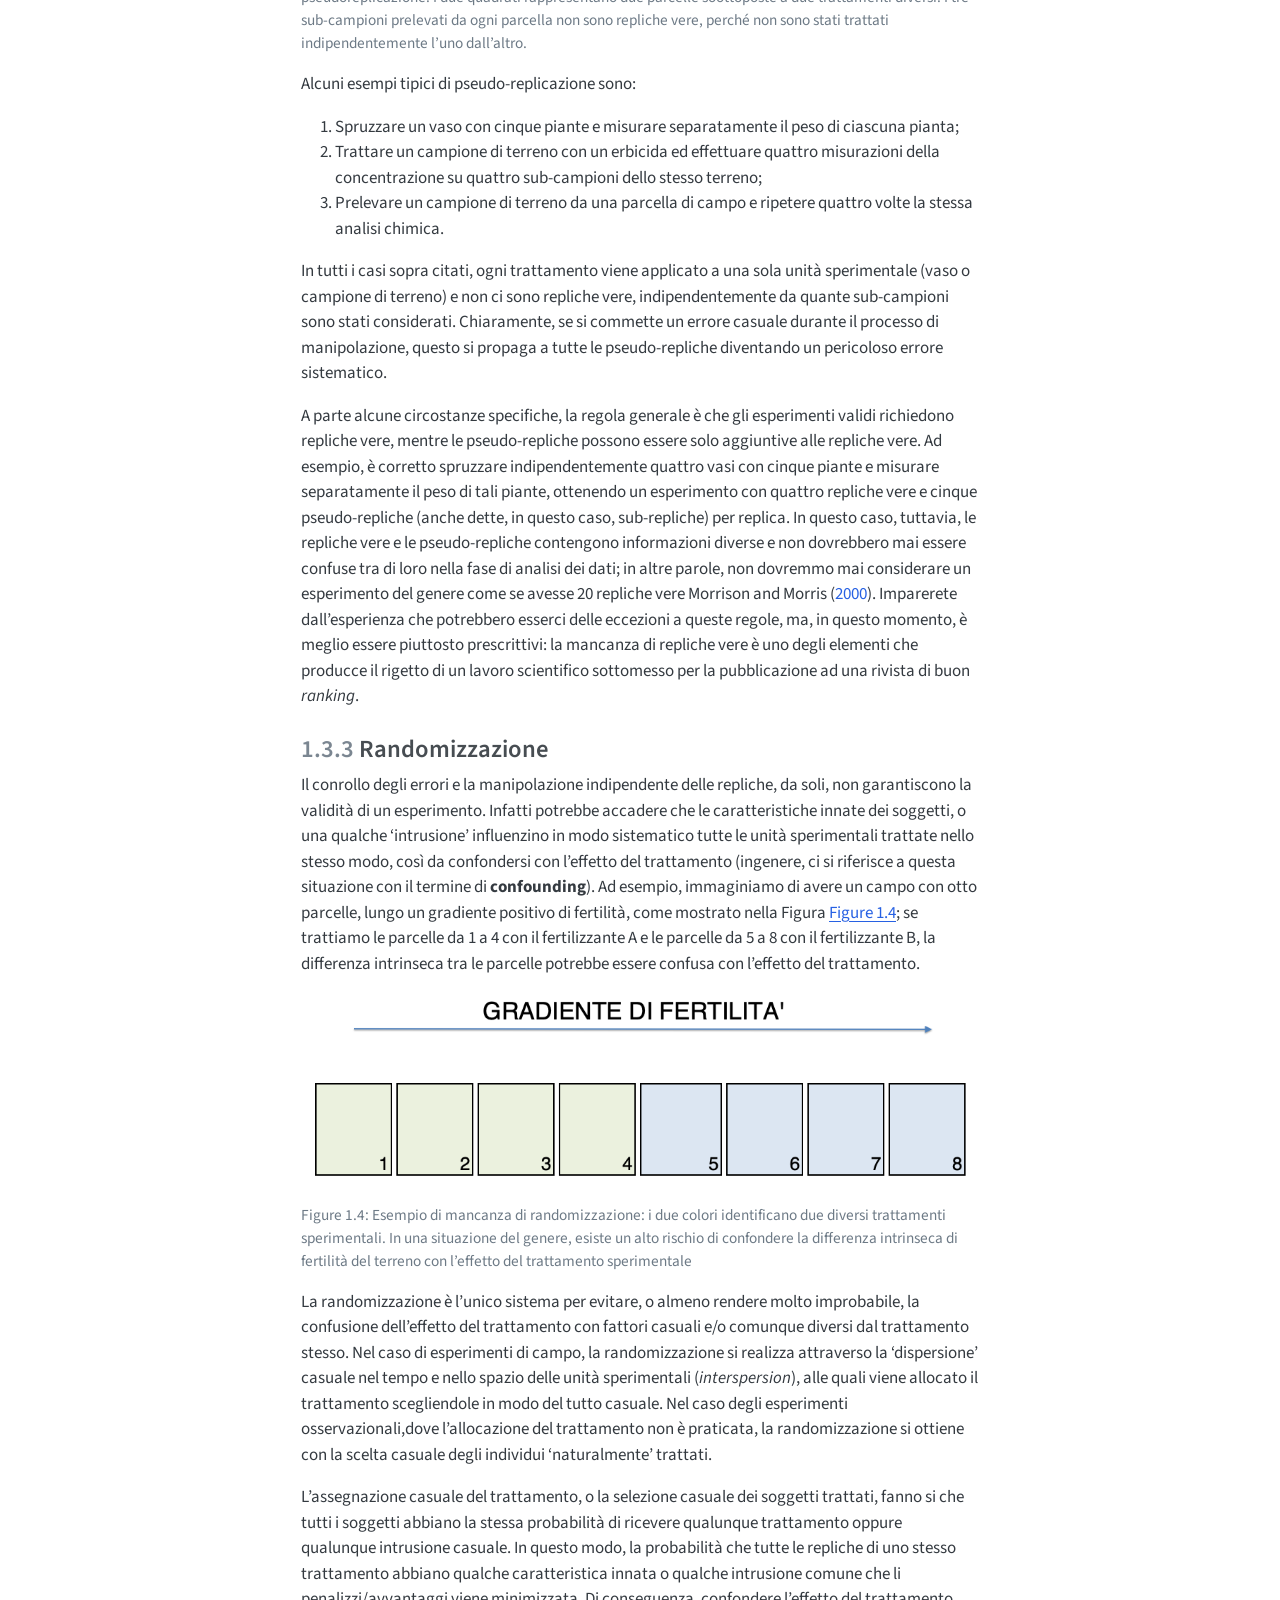
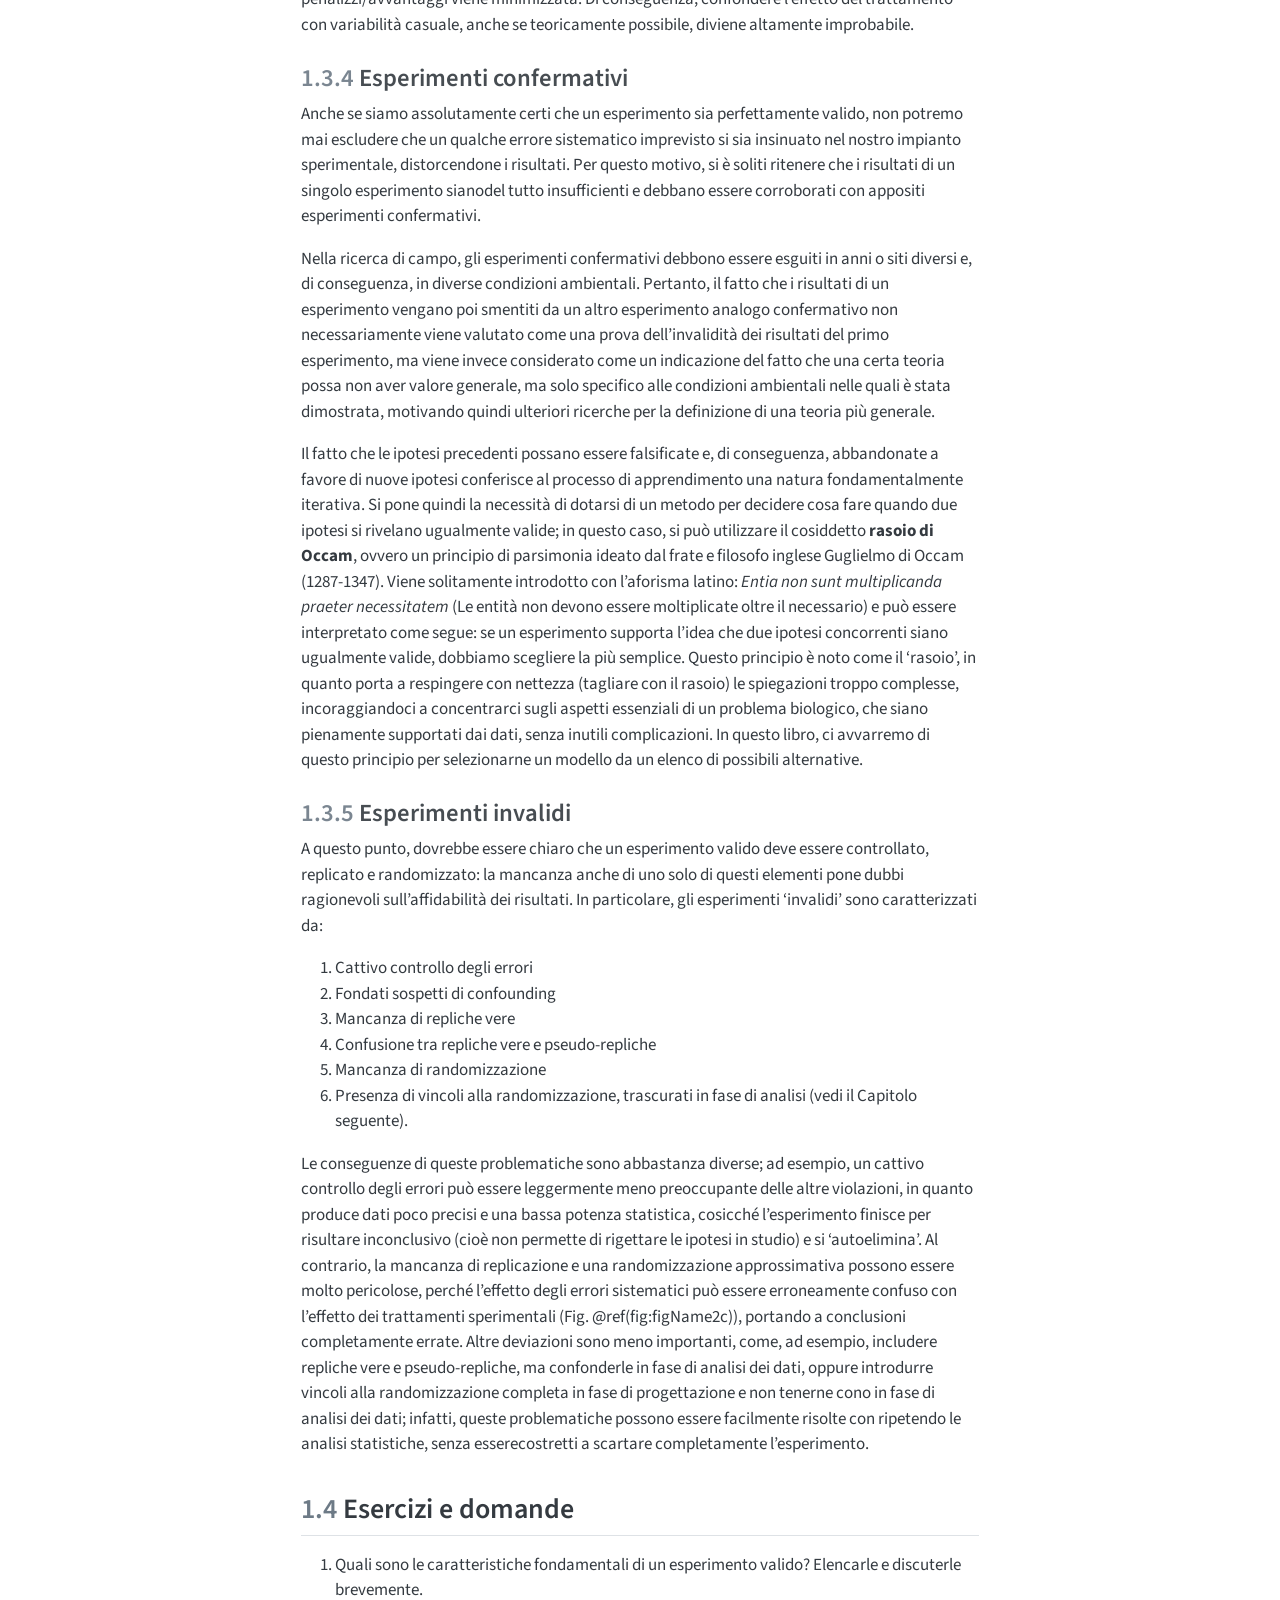
<file: _book/01-introBiometria.html>
<!DOCTYPE html>
<html xmlns="http://www.w3.org/1999/xhtml" lang="en" xml:lang="en"><head>

<meta charset="utf-8">
<meta name="generator" content="quarto-1.9.37">

<meta name="viewport" content="width=device-width, initial-scale=1.0, user-scalable=yes">


<title>1&nbsp; Scienza, dati ed esperimenti – Metodologia sperimentale per le scienze agrarie</title>
<style>
/* Default styles provided by pandoc.
** See https://pandoc.org/MANUAL.html#variables-for-html for config info.
*/
code{white-space: pre-wrap;}
span.smallcaps{font-variant: small-caps;}
div.columns{display: flex; gap: min(4vw, 1.5em);}
div.column{flex: auto; overflow-x: auto;}
div.hanging-indent{margin-left: 1.5em; text-indent: -1.5em;}
ul.task-list{list-style: none;}
ul.task-list li input[type="checkbox"] {
  width: 0.8em;
  margin: 0 0.8em 0.2em -1em; /* quarto-specific, see https://github.com/quarto-dev/quarto-cli/issues/4556 */ 
  vertical-align: middle;
}
/* CSS for citations */
div.csl-bib-body { }
div.csl-entry {
  clear: both;
  margin-bottom: 0em;
}
.hanging-indent div.csl-entry {
  margin-left:2em;
  text-indent:-2em;
}
div.csl-left-margin {
  min-width:2em;
  float:left;
}
div.csl-right-inline {
  margin-left:2em;
  padding-left:1em;
}
div.csl-indent {
  margin-left: 2em;
}</style>


<script src="site_libs/quarto-nav/quarto-nav.js"></script>
<script src="site_libs/quarto-nav/headroom.min.js"></script>
<script src="site_libs/clipboard/clipboard.min.js"></script>
<script src="site_libs/quarto-search/autocomplete.umd.js"></script>
<script src="site_libs/quarto-search/fuse.min.js"></script>
<script src="site_libs/quarto-search/quarto-search.js"></script>
<meta name="quarto:offset" content="./">
<link href="./02-ProgettoRicerca.html" rel="next">
<link href="./index.html" rel="prev">
<script src="site_libs/quarto-html/quarto.js" type="module"></script>
<script src="site_libs/quarto-html/tabsets/tabsets.js" type="module"></script>
<script src="site_libs/quarto-html/popper.min.js"></script>
<script src="site_libs/quarto-html/tippy.umd.min.js"></script>
<script src="site_libs/quarto-html/anchor.min.js"></script>
<link href="site_libs/quarto-html/tippy.css" rel="stylesheet">
<link href="site_libs/quarto-html/quarto-syntax-highlighting-7f8f88aac4f3542376d5c11b86a4c14d.css" rel="stylesheet" id="quarto-text-highlighting-styles">
<script src="site_libs/bootstrap/bootstrap.min.js"></script>
<link href="site_libs/bootstrap/bootstrap-icons.css" rel="stylesheet">
<link href="site_libs/bootstrap/bootstrap-3220129d1b0bfa0f6b9dc9ac11d00f8b.min.css" rel="stylesheet" append-hash="true" id="quarto-bootstrap" data-mode="light">
<script id="quarto-search-options" type="application/json">{
  "location": "sidebar",
  "copy-button": false,
  "collapse-after": 3,
  "panel-placement": "start",
  "type": "textbox",
  "limit": 50,
  "keyboard-shortcut": [
    "f",
    "/",
    "s"
  ],
  "show-item-context": false,
  "language": {
    "search-no-results-text": "No results",
    "search-matching-documents-text": "matching documents",
    "search-copy-link-title": "Copy link to search",
    "search-hide-matches-text": "Hide additional matches",
    "search-more-match-text": "more match in this document",
    "search-more-matches-text": "more matches in this document",
    "search-clear-button-title": "Clear",
    "search-text-placeholder": "",
    "search-detached-cancel-button-title": "Cancel",
    "search-submit-button-title": "Submit",
    "search-label": "Search"
  }
}</script>


</head>

<body class="nav-sidebar floating quarto-light">

<div id="quarto-search-results"></div>
  <header id="quarto-header" class="headroom fixed-top">
  <nav class="quarto-secondary-nav">
    <div class="container-fluid d-flex">
      <button type="button" class="quarto-btn-toggle btn" data-bs-toggle="collapse" role="button" data-bs-target=".quarto-sidebar-collapse-item" aria-controls="quarto-sidebar" aria-expanded="false" aria-label="Toggle sidebar navigation" onclick="if (window.quartoToggleHeadroom) { window.quartoToggleHeadroom(); }">
        <i class="bi bi-layout-text-sidebar-reverse"></i>
      </button>
        <nav class="quarto-page-breadcrumbs" aria-label="breadcrumb"><ol class="breadcrumb"><li class="breadcrumb-item"><a href="./01-introBiometria.html"><span class="chapter-number">1</span>&nbsp; <span class="chapter-title">Scienza, dati ed esperimenti</span></a></li></ol></nav>
        <a class="flex-grow-1" role="navigation" data-bs-toggle="collapse" data-bs-target=".quarto-sidebar-collapse-item" aria-controls="quarto-sidebar" aria-expanded="false" aria-label="Toggle sidebar navigation" onclick="if (window.quartoToggleHeadroom) { window.quartoToggleHeadroom(); }">      
        </a>
      <button type="button" class="btn quarto-search-button" aria-label="Search" onclick="window.quartoOpenSearch();">
        <i class="bi bi-search"></i>
      </button>
    </div>
  </nav>
</header>
<!-- content -->
<div id="quarto-content" class="quarto-container page-columns page-rows-contents page-layout-article">
<!-- sidebar -->
  <nav id="quarto-sidebar" class="sidebar collapse collapse-horizontal quarto-sidebar-collapse-item sidebar-navigation floating overflow-auto">
    <div class="pt-lg-2 mt-2 text-left sidebar-header">
    <div class="sidebar-title mb-0 py-0">
      <a href="./">Metodologia sperimentale per le scienze agrarie</a> 
    </div>
      </div>
        <div class="mt-2 flex-shrink-0 align-items-center">
        <div class="sidebar-search">
        <div id="quarto-search" class="" title="Search"></div>
        </div>
        </div>
    <div class="sidebar-menu-container"> 
    <ul class="list-unstyled mt-1">
        <li class="sidebar-item">
  <div class="sidebar-item-container"> 
  <a href="./index.html" class="sidebar-item-text sidebar-link">
 <span class="menu-text">Premessa</span></a>
  </div>
</li>
        <li class="sidebar-item">
  <div class="sidebar-item-container"> 
  <a href="./01-introBiometria.html" class="sidebar-item-text sidebar-link active">
 <span class="menu-text"><span class="chapter-number">1</span>&nbsp; <span class="chapter-title">Scienza, dati ed esperimenti</span></span></a>
  </div>
</li>
        <li class="sidebar-item">
  <div class="sidebar-item-container"> 
  <a href="./02-ProgettoRicerca.html" class="sidebar-item-text sidebar-link">
 <span class="menu-text"><span class="chapter-number">2</span>&nbsp; <span class="chapter-title">Il disegno degli esperimenti di campo</span></span></a>
  </div>
</li>
        <li class="sidebar-item">
  <div class="sidebar-item-container"> 
  <a href="./03-StatisticaDescrittiva.html" class="sidebar-item-text sidebar-link">
 <span class="menu-text"><span class="chapter-number">3</span>&nbsp; <span class="chapter-title">Descrivere le osservazioni sperimentali</span></span></a>
  </div>
</li>
        <li class="sidebar-item">
  <div class="sidebar-item-container"> 
  <a href="./04-CausaEffetto.html" class="sidebar-item-text sidebar-link">
 <span class="menu-text"><span class="chapter-number">4</span>&nbsp; <span class="chapter-title">Le relazioni causa-effetto</span></span></a>
  </div>
</li>
        <li class="sidebar-item">
  <div class="sidebar-item-container"> 
  <a href="./05-ModelliStocastici.html" class="sidebar-item-text sidebar-link">
 <span class="menu-text"><span class="chapter-number">5</span>&nbsp; <span class="chapter-title">Modelli stocastici</span></span></a>
  </div>
</li>
        <li class="sidebar-item">
  <div class="sidebar-item-container"> 
  <a href="./06-InferenzaStatistica.html" class="sidebar-item-text sidebar-link">
 <span class="menu-text"><span class="chapter-number">6</span>&nbsp; <span class="chapter-title">Stime ed incertezza</span></span></a>
  </div>
</li>
        <li class="sidebar-item">
  <div class="sidebar-item-container"> 
  <a href="./references.html" class="sidebar-item-text sidebar-link">
 <span class="menu-text">Bibliografia</span></a>
  </div>
</li>
    </ul>
    </div>
</nav>
<div id="quarto-sidebar-glass" class="quarto-sidebar-collapse-item" data-bs-toggle="collapse" data-bs-target=".quarto-sidebar-collapse-item"></div>
<!-- margin-sidebar -->
    <div id="quarto-margin-sidebar" class="sidebar margin-sidebar">
        <nav id="TOC" role="doc-toc" class="toc-active">
    <h2 id="toc-title">Table of contents</h2>
   
  <ul>
  <li><a href="#dati-errori-e-verità" id="toc-dati-errori-e-verità" class="nav-link active" data-scroll-target="#dati-errori-e-verità"><span class="header-section-number">1.1</span> Dati, errori e verità</a></li>
  <li><a href="#il-disegno-degli-esperimenti" id="toc-il-disegno-degli-esperimenti" class="nav-link" data-scroll-target="#il-disegno-degli-esperimenti"><span class="header-section-number">1.2</span> Il disegno degli esperimenti</a>
  <ul class="collapse">
  <li><a href="#l-ipotesi-scientifica" id="toc-l-ipotesi-scientifica" class="nav-link" data-scroll-target="#l-ipotesi-scientifica"><span class="header-section-number">1.2.1</span> L’ ipotesi scientifica</a></li>
  <li><a href="#i-trattamenti-sperimentali" id="toc-i-trattamenti-sperimentali" class="nav-link" data-scroll-target="#i-trattamenti-sperimentali"><span class="header-section-number">1.2.2</span> I trattamenti sperimentali</a></li>
  <li><a href="#le-unità-sperimentali" id="toc-le-unità-sperimentali" class="nav-link" data-scroll-target="#le-unità-sperimentali"><span class="header-section-number">1.2.3</span> Le unità sperimentali</a></li>
  <li><a href="#lallocazione-dei-trattamenti" id="toc-lallocazione-dei-trattamenti" class="nav-link" data-scroll-target="#lallocazione-dei-trattamenti"><span class="header-section-number">1.2.4</span> L’allocazione dei trattamenti</a></li>
  <li><a href="#le-variabili-sperimentali" id="toc-le-variabili-sperimentali" class="nav-link" data-scroll-target="#le-variabili-sperimentali"><span class="header-section-number">1.2.5</span> Le variabili sperimentali</a></li>
  </ul></li>
  <li><a href="#esperimenti-validi-ed-invalidi" id="toc-esperimenti-validi-ed-invalidi" class="nav-link" data-scroll-target="#esperimenti-validi-ed-invalidi"><span class="header-section-number">1.3</span> Esperimenti validi ed invalidi</a>
  <ul class="collapse">
  <li><a href="#controllo-degli-errori" id="toc-controllo-degli-errori" class="nav-link" data-scroll-target="#controllo-degli-errori"><span class="header-section-number">1.3.1</span> Controllo degli errori</a></li>
  <li><a href="#replicazione" id="toc-replicazione" class="nav-link" data-scroll-target="#replicazione"><span class="header-section-number">1.3.2</span> Replicazione</a></li>
  <li><a href="#randomizzazione" id="toc-randomizzazione" class="nav-link" data-scroll-target="#randomizzazione"><span class="header-section-number">1.3.3</span> Randomizzazione</a></li>
  <li><a href="#esperimenti-confermativi" id="toc-esperimenti-confermativi" class="nav-link" data-scroll-target="#esperimenti-confermativi"><span class="header-section-number">1.3.4</span> Esperimenti confermativi</a></li>
  <li><a href="#esperimenti-invalidi" id="toc-esperimenti-invalidi" class="nav-link" data-scroll-target="#esperimenti-invalidi"><span class="header-section-number">1.3.5</span> Esperimenti invalidi</a></li>
  </ul></li>
  <li><a href="#esercizi-e-domande" id="toc-esercizi-e-domande" class="nav-link" data-scroll-target="#esercizi-e-domande"><span class="header-section-number">1.4</span> Esercizi e domande</a></li>
  </ul>
</nav>
    </div>
<!-- main -->
<main class="content" id="quarto-document-content">

<header id="title-block-header" class="quarto-title-block default">
<div class="quarto-title">
<h1 class="title"><span class="chapter-number">1</span>&nbsp; <span class="chapter-title">Scienza, dati ed esperimenti</span></h1>
</div>



<div class="quarto-title-meta">

    
  
    
  </div>
  


</header>


<p><em>A witty saying proves nothing (Voltaire)</em></p>
<p>In una società caratterizzata dal sovraccarico cognitivo, è chiedersi (e chiedere) che cosa sia la scienza, cioè cosa distingua le informazioni scientifiche da tutto quello che invece non è altro che pura opinione, magari autorevole, ma senza il sigillo dell’oggettività.</p>
<p>Per quanto affascinante possa sembrare l’idea del ricercatore che con un’improvviso colpo di genio elabora una stupefacente teoria, dovrebbe essere chiaro che l’intuizione, per quanto geniale ed innovativa, è solo un possibile punto di partenza, che non necessariamente prelude al progresso scientifico. In generale, almeno in ambito biologico, nessuna teoria acquisisce automaticamente valenza scientifica, ma rimane solo nell’ambito delle opinioni, indipendentemente dal fatto che nasca da un colpo di genio, oppure da un paziente e meticoloso lavoro di analisi intellettuale, che magari si concretizza in un modello matematico altamente elegante e complesso.</p>
<p>Che cosa è che permette ad una prova scientifica di uscire dall’ambito delle opinioni legate a divergenze di cultura, percezione e/o credenze individuali, per divenire, al contrario, oggettiva e universalmente valida? Che cosa è che distingue la verità scientifica da altre verità di natura metafisica, religiosa o pseudoscientifica?</p>
<p>Il metodo attraverso il quale vengono prodotte prove scientifiche (metodo scientifico, appunto) viene comunemente fatto risalire a Galileo Galilei (1564-1642) e può essere riassunto in una sequenza di ‘azioni’ (Fig. <a href="#fig-figName11" class="quarto-xref"><span>1.1</span></a>).</p>
<div class="cell" data-layout-align="center">
<div class="cell-output-display">
<div id="fig-figName11" class="quarto-float quarto-figure quarto-figure-center anchored" data-fig-align="center">
<figure class="quarto-float quarto-float-fig figure">
<div aria-describedby="fig-figName11-caption-0ceaefa1-69ba-4598-a22c-09a6ac19f8ca">
<img src="_images/MSAMap_ita.svg" class="img-fluid quarto-figure quarto-figure-center figure-img" style="width:75.0%">
</div>
<figcaption class="quarto-float-caption-bottom quarto-float-caption quarto-float-fig" id="fig-figName11-caption-0ceaefa1-69ba-4598-a22c-09a6ac19f8ca">
Figure&nbsp;1.1: Il metodo scientifico Galileiano
</figcaption>
</figure>
</div>
</div>
</div>
<p>Due sono gli aspetti da notare:</p>
<ol type="1">
<li>il ruolo fondamentale dell’esperimento scientifico, che produce dati a supporto di ipotesi pre-esistenti;</li>
<li>lo sviluppo di teorie basate sui dati, che rimangono valide fino a che non si raccolgono altri dati che le confutano, facendo nascere nuove ipotesi che possono portare allo sviluppo di nuove teorie, più affidabili o più semplici.</li>
</ol>
<section id="dati-errori-e-verità" class="level2" data-number="1.1">
<h2 data-number="1.1" class="anchored" data-anchor-id="dati-errori-e-verità"><span class="header-section-number">1.1</span> Dati, errori e verità</h2>
<p>Il fatto che non possa esistere prova scientifica senza dati dovrebbe essere già chiaro a tutti; un famoso aforisma recita: “In God we trust, all the others bring data”, ed è attribuito all’ingegnere e statistico americano W. Edwards Deming (1900-1993), anche se pare che egli, in realtà, non l’abbia mai pronunciato <span class="citation" data-cites="hastie_2009">Hastie et al. (<a href="references.html#ref-hastie_2009" role="doc-biblioref">2009</a>)</span>. Quello che viene, talvolt, dimenticato è che non basta avere dati, bisogna anche che i dati siano ‘buoni’, cioè che siano in grado di cogliere gli effetti che vogliamo studiare, senza introdurre distorsioni di sorta.</p>
<p>Purtroppo i dati possono essere di cattiva qualità; ad esempio, potrebbero indicare che una pianta è alta 1,85 m quando in realtà non lo è, oppure potrebbero suggerire che un seme è dormiente quando in realtà è morto. La produzione di dati sbagliati può essere dovuta, ad esempio, alle metodiche impiegate per misurare, contare o registrare i fenomeni, che non sono adeguate agli scopi del lavoro, il che è costituisce un problema relativamente frequente nelle scienze sociali, dove può impattare in modo anche ‘drammatico’ sulle decisioni politiche o economiche <span class="citation" data-cites="sturge_2022">Sturge (<a href="references.html#ref-sturge_2022" role="doc-biblioref">2022</a>)</span>. Furtunatamente, la ricerca agraria o, in genere, biologica, il più delle volte (ma non sempre…) impiega metodi d’indagine rigorosi e ben definiti da appositi protocolli, sui quali vi è stato largo consenso nella comunità scientifica. Sfortunatamente, però, i ricercatori devono comunque gestire il cosiddetto <strong>errore sperimentale</strong>, una componente intrinseca ed inevitabile di ogni esperimento sul campo. La parola “errore”, non deve trarre in inganno: non significa necessariamente che qualcuno stia facendo o abbia fatto qualcosa di sbagliato; al contrario, l’errore sperimentale si genera nonostante l’applicazione di un protocollo di ricerca rigoroso e corretto, senza alcuna negligenza da parte di chichessia.</p>
<p>Ci sono tre fondamentali fonti di errore sperimentale:</p>
<ol type="1">
<li>Errori di misura</li>
<li>Errori di campionamento</li>
</ol>
<p>Gli errori di misura sono legati allo strumento e dipendono dall’errata taratura, dall’impiego di un protocollo sbagliato, da inesattezze strumentali, da errori nella trascrizione dei risultati oppure dall’irregolarità dell’oggetto da misurare. Ad esempio, pensate alla misurazione dell’altezza di una pianta di mais: è facile riscontrare difficoltà legate, ad esempio, all’individuazione del punto esatto in cui inizia il culmo e del punto esatto dove termina l’infiorescenza apicale.</p>
<p>Oltre agli errori di misurazione a livello del singolo “oggetto”, esistono altre fonti di incertezza, meno evidenti, legate al fatto che, il più delle volte, non studiamo un singolo oggetto (ad esempio, una pianta) ma un gruppo di oggetti (ad esempio, una coltura) e, pertanto, dobbiamo effettuare misurazioni multiple.</p>
<p>A parte gli errori di misura a livello di singolo ‘oggetto’, ci sono anche altre sorgenti di errore meno evidenti e legate al fatto che, nel lavoro sperimentale, non studiamo un singolo soggetto, ma un gruppo più o meno numeroso. Ad esempio, se dobbiamo misurare l’effetto di un erbicida, non possiamo farlo trattando una sola pianta, ma dobbiamo ripetere le misure su un gruppo di piante; anche se riuscissimo ad evitare tutti gli errori per ogni singola misurazione (il che è pressoché impossibile), dovremmo comunque fare i conti con un certo grado di variabilità inter-individuale e, di conseguenza, dovremmo utilizzare una statistica, come la media, per riassumere i risultati. Quando il gruppo in esame è troppo numeroso per misurare tutti gli individui, siamo obbligati a considerare un piccolo campione rappresentativo, e non possiamo mai essere certi che tale campione corrisponda pienamente alle caratteristiche dell’intera popolazione (ad esempio, la media del campione non coincide con la media della popolazione in esame). Cosa sarebbe successo se avessimo selezionato un campione diverso? Il fatto che partendo dalla stessa popolazione si ottengano campioni diversi e, quindi, risultati diversi costituisce l’ìerrore di campionamento, che è inevitabile e rappresenta una componente intrinseca della maggior parte dei dati di ricerca in agricoltura e biologia.</p>
<p>Gli errori sperimentali influiscono sulla qualità dei dati, in particolare sulla loro <strong>precisione</strong> e <strong>accuratezza</strong> (Fig. <a href="#fig-figName12" class="quarto-xref"><span>1.2</span></a>). I dati sono precisi quando presentano lievi variazioni tra misurazioni ripetute. Allo stesso tempo, sono accurati quando sono vicini al valore “vero”. Da queste definizioni, ne consegue che la precisione è importante, ma l’accuratezza è fondamentale: dati imprecisi (dati distorti) possono portare a conclusioni errate.</p>
<div class="cell" data-layout-align="center">
<div class="cell-output-display">
<div id="fig-figName12" class="quarto-float quarto-figure quarto-figure-center anchored" data-fig-align="center">
<figure class="quarto-float quarto-float-fig figure">
<div aria-describedby="fig-figName12-caption-0ceaefa1-69ba-4598-a22c-09a6ac19f8ca">
<img src="_images/PrecisioneAccuratezza.svg" class="img-fluid quarto-figure quarto-figure-center figure-img" style="width:75.0%">
</div>
<figcaption class="quarto-float-caption-bottom quarto-float-caption quarto-float-fig" id="fig-figName12-caption-0ceaefa1-69ba-4598-a22c-09a6ac19f8ca">
Figure&nbsp;1.2: Differenza tra accuratezza e precisione
</figcaption>
</figure>
</div>
</div>
</div>
<p>Per comprendere in che misura gli errori sperimentali possano influire sulla precisione e sull’accuratezza, è utile distinguere tra errori <strong>sistematici</strong> ed <strong>accidentali (casuali)</strong>. L’errore sistematico è provocato da difetti intrinseci dello strumento o incapacità peculiari dell’operatore e tende a ripetersi costantemente e con lo stesso segno in misure successive. Un esempio tipico è quello di una bilancia non tarata, che tende ad aggiungere 20 grammi ad ogni misura che effettuiamo. Oltre agli strumenti non tarati, altre tipiche sorgenti di errori sistematici possono includere protocolli di misura sbagliati, metodi di campionamento inconsistenti o, comunque, ogni elemento esterno che agisca ripetutamente e costantemente in ogni processo di misura. D’altra parte, l’errore accidentale, essendo di natura casuale, tende a ripresentarsi con valori e segni diversi. Di conseguenza, è ragionevole pensare che le repliche, nel lungo periodo, producano sovrastime e sottostime con uguale probabilità, in modo che la media tende a coincidere con il valore vero. Di conseguenza, mentre l’errore sistematico impatta anche sull’accuratezza, l’errore casuale impatta prevalentemente sulla precisione.</p>
<p>Torniamo quindi alla nostra domanda iniziale: come facciamo ad essere sicuri che i dati siano validi ed affidabili? La risposta è semplice: non possiamo mai essere sicuri, in quanto alcuni tipi di errore (ad esempio, gli errori di campionamento) sono inevitabili e possono persino verificarsi senza essere rilevati. Di conseguenza, il progresso scientifico richiede l’adozione dei <strong>metodi più rigorosi ed affidabili possibile, così da minimizzare la possibilità di ottenere errori sistematici</strong>. Inoltre, è anche necessario <strong>adottare un processo iterativo di rivalutazione e conferma</strong>, attraverso il quale le buone teorie possano affermarsi, mentre quelle errate vengano, più o meno rapidamente, abbandonate.</p>
<p>In altre parole, dati ‘buoni’ sono conseguenza di metodi ‘buoni’ e, pertanto <strong>una prova scientifica è tale non perché siamo certi che corrisponda alla realtà, ma perché siamo ragionevolmente certi che sia stata ottenuta con metodi validi!</strong>.</p>
</section>
<section id="il-disegno-degli-esperimenti" class="level2" data-number="1.2">
<h2 data-number="1.2" class="anchored" data-anchor-id="il-disegno-degli-esperimenti"><span class="header-section-number">1.2</span> Il disegno degli esperimenti</h2>
<p>I dati vengono raccolti attraverso un esperimento scientifico (Fig. <a href="#fig-figName11" class="quarto-xref"><span>1.1</span></a>), in cui si osservano le risposte di vari “soggetti” (ad esempio, piante, appezzamenti, campi) ad una serie di ‘stimoli’ sperimentali. Gli elementi che concorrono a definire se un esperimento è valido sono:</p>
<ol type="1">
<li>l’ipotesi,</li>
<li>i trattamenti sperimentali,</li>
<li>le unità sperimentali,</li>
<li>il processo di allocazione dei trattamenti alle unità sperimentali, e</li>
<li>la/le variabile/i di risposta.</li>
</ol>
<section id="l-ipotesi-scientifica" class="level3" data-number="1.2.1">
<h3 data-number="1.2.1" class="anchored" data-anchor-id="l-ipotesi-scientifica"><span class="header-section-number">1.2.1</span> L’ ipotesi scientifica</h3>
<p>Trascurando la ricerca bibliografica, che è pur fondamentale, nel metodo scientifico galileiano, il punto di partenza di un esperimento è l’<strong>ipotesi scientifica</strong>, dalla quale discende tutto il lavoro successivo. Questa ipotesi deve essere rilevante, chiaramente definita e specifica; insomma, dobbiamo aver individuato con chiarezza una connessione tra eventi che potrebbe essere spiegata da una relazione causa-effetto. Un ipotesi, solitamente si pone in forma dubitativa: “<em>la germinazione di un lotto di semi potrebbe dipendere dall’adozione di un certo metodo di priming</em>”; oppure: “<em>la produttività di una coltura potrebbe migliorare con l’adozione di una maggiore fittezza d’impianto</em>”.</p>
<p>Dall’ipotesi, in modo consequenziale scaturiscono gli obiettivi della ricerca, cioè le domande alle quali la ricerca intende dare risposta. Questi obiettivi dovranno essere raggiungibili/realistici e temporalmente organizzati; inoltre, dovrà essere possibile capire se e quando siano stati raggiunti attraverso un qualche indicatore misurabile.</p>
<p>Il rischio che si corre con obiettivi mal posti è quello di eseguire una ricerca dispersiva, con raccolta di dati non necessari e/o mancanza di dati fondamentali, con costi più elevati del necessario e un uso poco efficiente delle risorse. In genere, prima si definisce un obiettivo generale, poi si definiscono uno o più obiettivi specifici, proiettati su un più breve spazio temporale, anche per marcare le fasi necessarie per raggiungere l’obiettivo generale.</p>
<p>Non è un caso se, in un lavoro scientifico, gli obiettivi della ricerca sono posti in fondo all’introduzione, appena prima dell’esposizione dei materiali e metodi.</p>
<p>La definizione di un’ipotesi di ricerca, viene molto spesso influenzata dal <strong>principio di falsificazione</strong> di Karl Popper (1902-1994), che sosteneva che non fosse mai possibile dimostrare che una teoria è vera, in quanto non è possibile escludere la raccolta futura di dati che la smentiscano. Un famoso esempio cita come sia impossibile dimostrare un semplice assunto, quale: “tutti i cigni sono bianchi”, poiché sarebbe necessario osservare tutti i cigni, il che è, appunto, impossibile. Al contrario, è invece possibile dimostrare la falsità dell’affermazione precedente, semplicemente osservando un cigno che non sia bianco.</p>
<p>Ancor prima di Popper, Ronald Fisher aveva sottolineato come la ricerca scientifica potesse solo potare a confutare una teoria, e, pertanto, aveva suggerito di porre le ipotesi di ricerca in una forma che potesse essere confutata. Ad esempio, volendo dimostrare che i due genotipi A e B sono diversamente produttivi, è più conveniente porre l’ipotesi di ricerca nella forma ‘i due genotipi A e B sono uguali’ (‘ipotesi nulla’ come la chiamò Fisher), in modo da poterla confutare con un singolo esperimento i cui risultati siano ad essa contrari. Su questa linea di pensiero, Fisher fornì una regola euristica per decidere quando l’ipotesi nulla può essere rifiutata ed una statistica per misurare la forza dell’evidenza contro l’ipotesi nulla (vedi Capitolo 7); pochi anni dopo, Jerzy Neyman (1894-1981) ed Egon Pearson (1895-1980) proposero l’adozione di un’ipotesi alternativa, da assumere come vera, ogni qual volta che l’ipotesi nulla sia rigettata. Nel nostro esempio, l’ipotesi alternativa sarebbe appunto che le rese di A e B sono diverse e, se l’esperimento fornisce evidenza che l’ipotesi nulla è falsa, essa viene adottata e considerata vera finché un altro esperimento non la falsifichi.</p>
<p>Sebbene alcuni dei concetti sopra esposti siano stati oggetto di un acceso dibattito <span class="citation" data-cites="quinn_2002">(vedi, ad esempio <a href="references.html#ref-quinn_2002" role="doc-biblioref">Quinn and Keough 2002</a>)</span>, l’idea che il ruolo degli esperimenti sia quello di rifiutare le ipotesi è fondamentale e costituisce la base teorica del test d’ipotesi classico (vedi il Capitolo 7).</p>
</section>
<section id="i-trattamenti-sperimentali" class="level3" data-number="1.2.2">
<h3 data-number="1.2.2" class="anchored" data-anchor-id="i-trattamenti-sperimentali"><span class="header-section-number">1.2.2</span> I trattamenti sperimentali</h3>
<p>Dopo aver definito l’obiettivo di un esperimento, pertanto, è necessario chiarire esattamente quali saranno gli stimoli ai quali sottoporremo le unità sperimentali. Uno ‘stimolo’ sperimentale prende il nome di <strong>fattore sperimentale</strong>, che può avere più <strong>livelli</strong>, detti <strong>trattamenti (o tesi) sperimentali</strong>. Ad esempio, se l’obiettivo è quello di valutare l’effetto della temperatura sulla germinazione dei semi di quinoa, il fattore sperimentale sarà la temperatura, con tre livelli, 10, 15 e 25°C, ai quali verranno sottoposte le capsule Petri incluse in prova. Nel caso in cui abbiamo un esperimento con un fattore sperimentale ed un solo livello, parliamo di <em>esperimento misurativo</em>, mentre, se i livelli sono più di uno, allora parliamo di <em>esperimento comparativo</em>, che costituisce la situazione più comune nella ricerca agraria.</p>
<p>Talvolta gli obiettivi dell’esperimento comportano lo studio di più di un fattore sperimentale; ad esempio, oltre che alla temperatura, potremmo anche essere interessati a studiare l’effetto dell’umidità sulla germinazione dei semi. In questo caso potremmo pianificare due esperimenti separati oppure un unico esperimento, in cui prendiamo in considerazione entrambi i fattori sperimentali. Un esperimento con più fattori sperimentali si dice <strong>fattoriale</strong>, o meglio, <strong>multi-fattoriale</strong> ed i fattori possono essere <strong>incrociati (crossed)</strong> oppure <strong>innestati (nested)</strong>. Nel primo caso includeremo in prova tutte le possibili combinazioni tra i livelli di ogni fattore. Ad esempio, se volessimo studiare il comportamento di tre varietà di girasole (A, B e C) con due tipi di concimi (pollino e urea), potremmo disegnare un esperimento con 6 trattamenti, rappresentati da tutte le possibili combinazioni di varietà e concimi, cioè A-pollina, A-urea, B-pollina, B-urea, C-pollina e C-urea.</p>
<p>In un disegno a fattori innestati, invece, i livelli di un fattore cambiano al cambiare dei livelli dell’altro. Ad esempio, se volessimo confrontare l’adattabilità di frumento ed orzo in un sistema biologico e volessimo esprimere un giudizio generalee non ristretto ad una singola varietà per specie, dovremmo includere in prova, per ogni specie, molte varietà. In questo caso, il fattore sperimentale ‘varietà’ avrebbe livelli diversi per ogni specie ed il disegno sperimentale sarebbe, pertanto, innestato e non incrociato.</p>
<p>In alcuni casi è necessario inserire in prova un trattamento che funga da riferimento per tutti gli altri; questo trattamento è comunemente detto <strong>testimone</strong><a href="#fn1" class="footnote-ref" id="fnref1" role="doc-noteref"><sup>1</sup></a>. Possiamo avere:</p>
<ol type="1">
<li>testimone non trattato</li>
<li>testimone trattato con placebo</li>
<li>testimone trattato secondo le modalità usuali</li>
</ol>
<p>Ad esempio, in un esperimento di confronto varietale, viene usualmente incluso un genotipo di riferimento, ampiamente coltivato in tutte le aziende agricole della zona di studio. Per gli esperimenti con erbicidi, includiamo invece testimone non trattato, utilizzato per valutare la composizione della flora infestante e quantificare l’efficacia di tutti gli erbicidi in prova. Inoltre, possiamo anche includere un testimone ‘weed-free’ (di solito scerbato manualmente) come riferimento per valutare i possibili sintomi di fitotossicità degli erbicidi sulla coltura. In tossicologia, il testimone non trattato può essere sostituito da un testimone trattato con un placebo, ovvero un composto contenente gli stessi componenti del trattamento sperimentale ad eccezione del principio attivo. Il placebo è solitamente necessario quando:</p>
<ol type="1">
<li>il soggetto, di solito un soggetto umano, è cosciente e può mostrare una reazione conseguente alla sua aspettativa sull’effetto del trattamento;</li>
<li>la formulazione contiene, oltre al principio attivo, altre sostanze come ’surfattanti, co-adiuvanti, che siano caratterizzati da efficiacia biologica verso l’organismo in studio.</li>
</ol>
</section>
<section id="le-unità-sperimentali" class="level3" data-number="1.2.3">
<h3 data-number="1.2.3" class="anchored" data-anchor-id="le-unità-sperimentali"><span class="header-section-number">1.2.3</span> Le unità sperimentali</h3>
<p>L’unità sperimentale è l’entità fisica che riceve il trattamento sperimentale; può essere una pianta, un animale, un vaso, una capsula Petri o ogni altra entità di rilievo per lo studio in atto. Le unità sperimentali non vanno confuse con le <strong>unità osservazionali</strong>, perché le due entità non sempre coincidono. Ad esempio, noi potremmo allocare il trattamento erbicida ad un vaso e poi misurare l’altezza delle singole piante trattate; in questo caso il vaso è l’unità sperimentale (perché ha subito il trattamento), mentre la pianta è l’unità osservazionale. Avere chiara questa differenza è fondamentale per evitare problemi di pseudo-replicazione, come abbiamo dettagliato nel capitolo precedente.</p>
<p>Le unità sperimentali sono sempre selezionate da una popolazione più grande, detta <strong>cornice di campionamento</strong>; ad esempio, noi selezioniamo le parcelle da un campo, gli animali da una mandria e le piante da una coltura. Comunque sia, il campione selezionato deve essere omogeneo e rappresentativo, anche se i due concetti sono spesso discordanti. Infatti, se selezioniamo soggetti molto omogenei, potremmo ottenere un campione che non rappresenta più tutte le caratteristiche della cornice di campionamento. Ad esempio, se selezioniamo solo individui maschi in buona salute, il campione non necessariamente rappresenta l’intera popolazione, se composta anche da femmine e da soggetti con patologie in atto.</p>
<p>Campionare una popolazione d’interesse non è un procedimento banale, specie nelle scienze sociali, laddove è stato necessario definire diversi protocolli di campionamento (casuale, sistematico, stratificato, a quota …), per i quali si rimanda ai testi specializzati (ad esempio, <span class="citation" data-cites="daniel_2011">Daniel (<a href="references.html#ref-daniel_2011" role="doc-biblioref">2011</a>)</span>). In questo libro noi facciamo riferimento soprattutto alle prove di pieno campo e di laboratorio. Per le prime, la selezione delle unità sperimentali corrisponde fondamentalmente con la selezione dell’appezzamento di prova e l’identificazione delle parcelle, di cui parleremo tra poco.</p>
<p>Per le prove di laboratorio, invece, la situazione può essere abbastanza diversa, in quanto le unità sperimentali sono specificatamente create per un certo esperimento (vasetti, capsule Petri ad altri preparati). Di conseguenza, non vi è un vero e proprio processo di selezione, il che, tuttavia, non significa che non ci sia campionamento. Infatti, anche le unità sperimentali preparate in laboratorio debbono comunque essere considerate come campionate da un universo più grande, costituito da tutte le altre unità sperimentali che avremmo potuto preparare.</p>
</section>
<section id="lallocazione-dei-trattamenti" class="level3" data-number="1.2.4">
<h3 data-number="1.2.4" class="anchored" data-anchor-id="lallocazione-dei-trattamenti"><span class="header-section-number">1.2.4</span> L’allocazione dei trattamenti</h3>
<p>L’allocazione dei trattamenti alle unità sperimentali viene in genere effettuata tramite un processo di manipolazione, come la semina di genotipi diversi, la distribuzione di erbicidi o l’utilizzo di diverse densità di semina in parcelle diverse (<strong>esperimenti manipolativi</strong>). Talvolta può essere opportuno nascondere dettagli specifici del processo di allocazione dei trattamenti, ad esempio quando ciò potrebbe indurre effetti inconsci, nelle unità sperimentali che li ricevono, o nei ricercatori che debbono valutarne l’effetto. In questo caso, parliamo di esperimento <strong>cieco</strong>, quando i soggetti non sono coscienti del trattamento che ricevono o <strong>doppio cieco</strong>, quando neanche i ricercatori lo sono. Non conoscere i dettagli del trattamento può anche essere necessario nelle scienze agrarie, quando debbono essere effettuati, ad esempio, dei rilievi visivi o sensoriali, in genere.</p>
<p>In alcuni casi, la manipolazione dei soggetti per l’allocazione del trattamento potrebbe risultare, scomoda, impossibile, oppure contraria all’etica scientifica; in questi casi, sarà necessario utilizzare unità sperimentali già ‘naturalmente’ trattate (<strong>studio osservazionale</strong>, vedi <span class="citation" data-cites="mann_2003">Mann (<a href="references.html#ref-mann_2003" role="doc-biblioref">2003</a>)</span>). Ad esempio, se vogliamo valutare l’efficacia delle cinture di sicurezza, sarebbe illegale progettare un esperimento in cui le persone vengono mandate in giro con o senza cinture allacciate; ciò che possiamo fare, in questo caso, è registrare retrospettivamente l’esito di incidenti già avvenuti in precedenza. In questo libro parleremo esclusivamente di esperimenti parcellari, che sono, per loro natura, manipolativi, senza per questo negare l’importanza degli esperimenti osservazionali in parecchie discipline scientifiche, come le scienze sociali e la medicina. Tuttavia, è bene segnalare che, nonostante la loro importanza, si ritiene che, per la maggior difficoltà nel controllo degli errori, gli esperimenti osservazionali forniscano evidenze scientifiche di più bassa qualità, rispetto agli esperimenti manipolativi <span class="citation" data-cites="burns_2011">(<a href="references.html#ref-burns_2011" role="doc-biblioref">Burns et al. 2011</a>)</span>.</p>
</section>
<section id="le-variabili-sperimentali" class="level3" data-number="1.2.5">
<h3 data-number="1.2.5" class="anchored" data-anchor-id="le-variabili-sperimentali"><span class="header-section-number">1.2.5</span> Le variabili sperimentali</h3>
<p>Per ogni singolo carattere, l’insieme delle modalità/valori che ognuno dei soggetti presenta prende il nome di <strong>variabile</strong> (proprio perché varia, cioè assume diversi valori, a seconda del soggetto). In questo senso è necessario precisare che non è corretto utilizzare il termine parametri, in quanto in statistica i parametri sono entità che rimangono costanti all’interno di una popolazione di soggetti. Ne parleremo meglio nei prossimi capitoli.</p>
<p>Fondamentalmente, esistono tre grandi gruppi di variabili: quelle che definiscono lo ‘stimolo’ sperimentale, quelle che misurano la risposta dei soggetti trattati e le eventuali variabili accessorie. Le variabili che definiscono uno ‘stimolo’ sperimentale sono anche dette variabili ‘indipendenti’ in quanto non dipendono da nessun altro elemento interno all’esperimento, a parte la volontà dello sperimentatore. Di queste variabili abbiamo già parlato, in quanto esse sono definite all’inizio dell’esperimento e rappresentano i livelli del/dei trattamento/i sperimentali, ad esempio, le modalità di lavorazione del suolo (aratura, minima lavorazione, semina su sodo) o il valore di azoto apportato (0, 50, 100, 150 kg N ha<sup>-1</sup>).</p>
<p>Durante e al termine dell’esperimento vengono invece rilevate le variabili ‘risposta’ che esprimono l’effetto dei trattamenti sperimentali, come, ad esempio, la produzione della coltura, il peso delle piante trattate con un diserbante, la quantità di azoto lisciviato dopo la fertilizzazione. Queste variabili vengono normalmente definite ‘dipendenti’, in quanto i valori assunti da ogni unità sperimentale dipendono, normalmente’ dallo stimolo che hanno ricevuto.</p>
<p>Le variabili accessorie (o covariate) sono rilevate per misurare potenziali effetti confondenti; ad esempio, supponiamo di voler studiare la resa di alcuni alberi in base al metodo di fertilizzazione utilizzato. In tal caso, l’età dell’albero può agire come fattore confondente e, pertanto, potremmo decidere di registrarla, come variabile accessoria da utilizzare come covariata durante l’analisi dei dati.</p>
<p>Sia le variabili indipendenti che quelle dipendenti possono essere di quattro tipi:</p>
<ol type="1">
<li>nominali (categoriche);</li>
<li>ordinali;</li>
<li>quantitative discrete;</li>
<li>quantitative continue.</li>
</ol>
<p>Le <strong>variabili nominali</strong> esprimono, per ciascun soggetto, l’appartenenza ad una determinata categoria o raggruppamento ed il valore che assumono lo definiamo modalità. L’unica caratteristica delle modalità è l’esclusività, cioè un soggetto che ha una certa modalità non può averne nessun altra. Le variabili nominali sono, ad esempio, il sesso, la varietà, il tipo di diserbante impiegato, la lavorazione e così via. Le variabili categoriche permettono di raggruppare i soggetti, ma non possono essere utilizzate per fare calcoli, se non per definire le frequenze dei soggetti in ciascun gruppo.</p>
<p>Anche le <strong>variabili ordinali</strong> esprimono, per ciascun soggetto, l’appartenenza ad una determinata categoria o raggruppamento. Tuttavia, le diverse categorie sono caratterizzate, oltre che dall’esclusività, anche da una relazione di ordine, nel senso che è possibile stabilire una naturale graduatoria tra esse. Ad esempio, la risposta degli agricoltori a domande relative alla loro percezione sull’utilità di una pratica agronomica può essere espressa utilizzando una scala con sei categorie (0, 1, 2, 3, 4 e 5), in ordine crescente da 0 a 5 (scala Likert). Di conseguenza possiamo confrontare categorie diverse ed esprimere un giudizio di ordine (2 è maggiore di 1, 3 è minore di 5), ma non possiamo eseguire operazioni matematiche, tipo sottrarre dalla categoria 3 la categoria 2 e così via, dato che la distanza tra le categorie non è specificata e, soprattutto, non è necessariamente la stessa.</p>
<p>Le variabili nominali e ordinali sono spesso indicate (ad esempio, nel software R) rispettivamente come “factors” e “ordered factors”. Sebbene esistano metodi di analisi specifici per queste variabili (vedi <span class="citation" data-cites="agresti_2002">Agresti (<a href="references.html#ref-agresti_2002" role="doc-biblioref">2002</a>)</span>), molto spesso esse vengono espresse in forma aggregata, contando il numero di individui in ciascuna classe ed, eventualmente, trasformando questi conteggi in proporzioni o percentuali. Ad esempio, i dati sull’incidenza delle malattie si ottengono classificando diverse piante per appezzamento come malate o sane ed esprimendo il risultato come conta delle piante malate o, più frequentemente, come percentuale/proporzione di piante malate per parcella.</p>
<p>Il processo di conteggio precedentemente accennato, porta alla definizione di <strong>variabili discrete</strong>, in quanto possono assumere solo alcuni valori specifici, più o meno distanziati tra di loro. Oltre che col processo indicato in precedenza, le variabili discrete si originano anche quando le unità osservazionali sono caratterizzate da qualche proprietà che si presta ad essere contata, come il numero di piante infestanti per unità di superficie, il numero di germogli di accestimento o il numero di frutti per pianta. Le variabili discrete sono caratterizzate dal fatto che possiedono, oltre alle proprietà dell’esclusività e dell’ordine, anche quella dell’equidistanza tra gli attributi (es., in una scala a 5 punti, la distanza – o la differenza – fra 1 e 3 è uguale a quella fra 2 e 4 e doppia di quella tra 1 e 2). Le variabili discrete consentono la gran parte delle operazioni matematiche e permettono di calcolare molte importanti statistiche come la media, la mediana, la varianza e la deviazione standard.</p>
<p>Le <strong>variabili quantitative continue</strong> possiedono tutte le proprietà precedentemente esposte (esclusività delle categorie, ordine, distanza) oltre alla continuità, almeno in un certo intervallo. Tipiche variabili continue sono l’altezza, la produzione, il tempo e la fittezza. Delle variabili continue fanno parte anche rapporti o percentuali, quando esprimono concentrazioni o, in genere, contenuti, come nel caso della percentuale di umidità nel terreno. Dato che gli strumenti di misura, nella realtà, sono caratterizzati da una risoluzione non infinita, si potrebbe arguire che le variabili continue, in pratica, non esistano. Tuttavia questo argomento è più teorico che pratico e, nella ricerca biologica, consideriamo continue tutte le variabili misurate con strumenti caratterizzati da un risoluzione sufficientemente buona rispetto alla grandezza da misurare. Insomma, se dobbiamo misurare l’altezza del mais ed utilizziamo un metro da sarto, possiamo ottenere una variabile che può essere considerata continua.</p>
<p>Talvolta, per esigenze di rappresentazione, le variabili continue possono essere espresse su una scale qualitativa, adottando un’opportuna operazione di classamento. Il contrario, cioè trasformare in quantitativa una variabile qualitativa, non è invece possibile.</p>
<p>In alcuni casi, le variabili sperimentali non possono essere facilmente incluse in uno dei gruppi sopra descritti, come spesso accade con i dati derivanti da valutazioni sensoriali. Un esempio tipico è la valutazione visiva dell’efficacia e della selettività degli erbicidi, su una scala, ad esempio, da 0 a 100%. La variabile risultante può sembrare ordinale (si assegna una categoria a un insieme di categorie ordinate), sebbene la scala sottostante sia più o meno continua. Oltre al controllo delle infestanti e, in generale, alla protezione delle piante, le valutazioni sensoriali sono relativamente comuni in diverse discipline, perché sono economiche e rapide, anche se gli operatori richiedono una formazione e un’esperienza specifiche.</p>
</section>
</section>
<section id="esperimenti-validi-ed-invalidi" class="level2" data-number="1.3">
<h2 data-number="1.3" class="anchored" data-anchor-id="esperimenti-validi-ed-invalidi"><span class="header-section-number">1.3</span> Esperimenti validi ed invalidi</h2>
<p>Dopo aver definito quelle che sono le principali componenti di un esperimento, possiamo provare a definire come dovrebbe essere un esperimento valido, capace di produrre prove scientifiche attendibili. A questo proposito, è fondamentale il contributo dello scienziato inglese Ronald A. Fisher (1890-1962), nel suo famoso testo “The Design of Experiments” <span class="citation" data-cites="fisher_1937">(<a href="references.html#ref-fisher_1937" role="doc-biblioref">Fisher 1937</a>)</span>, dove egli menzionò tre caratteristiche fondamentali, cioè: (i) controllo, (ii) replicazione e (iii) randomizzazione.</p>
<section id="controllo-degli-errori" class="level3" data-number="1.3.1">
<h3 data-number="1.3.1" class="anchored" data-anchor-id="controllo-degli-errori"><span class="header-section-number">1.3.1</span> Controllo degli errori</h3>
<p>Il termine “controllo” viene spesso citato nel libro di Fisher e la definizione più convincente è fornita all’inizio del Capitolo 6: “<em>`Control’ consists of establishing controlled conditions in which all factors except one can be held constant</em>” (‘Il controllo consiste nello stabilire condizioni controllate in cui tutti i fattori, tranne uno, possono essere mantenuti costanti’). Ampliando leggermente la definizione, potremmo dire non dovrebbero sussistere differenze tra le unità sperimentali, a parte i fattori oggetto di studio (una condizione detta: <em>ceteris paribus</em>).</p>
<p>Ad esempio, immaginiamo di aver scoperto un fertilizzante innovativo e di volerlo confrontare con uno tradizionale: un esperimento controllato dovrebbe impiegare parcelle contigue, trattate e non trattate, caratterizzate dalle stesse condizioni ambientali, dallo stesso terreno, dallo stesso genotipo; insomma, tutto uguale tranne il fertilizzante oggetto di studio. E’chiaro che, operando in questo modo, le differenze osservate tra parcelle trattate in modo diverso possono essere ragionevolmente attribuita al fertilizzante e non ad altri effetti non controllati.</p>
<p>Oltre a isolare l’effetto in studio, un buon controllo si esercita anche prestando la massima attenzione ad evitare tutte le potenziali fonti di errore sperimentale (massima precisione). Ad esempio, se vogliamo sapere la cinetica di degradazione di un erbicida a 20 °C dovremo realizzare una prova esattamente a quella temperatura, con un erbicida uniformemente distribuito nel terreno, dentro una camera climatica capace di un controllo perfetto della temperatura, impiegando strumenti ben tarati ed attenendosi scrupolosamente a metodi validati e largamente condivisi. Ovviamente, sarà necessario anche evitare inutili eccessi di precisione, in considerazione degli obiettivi della ricerca, del tempo e delle risorse disponibili.</p>
<p>Oltre al rigore metodologico, è bene anche ricordare come un esperimento ben fatto richieda l’accurata selezione dei soggetti sperimentali, che debbono essere omogenei, ma rappresentativi della popolazione alla quale intendiamo riferire i risultati ottenuti. Ad esempio, se si vuole ottenere un risultato riferito alla collina umbra, bisognerà scegliere parcelle di terreno omogenee, ma che rappresentano bene la variabilità pedo-climatica di quell’ambiente, né più, né meno.</p>
<p>Per concludere, menzioniamo le cosiddette ‘intrusioni’, cioè quegli eventi che accadono in modo inaspettato e condizionano negativamente la riuscita di un esperimento in corso, come un’alluvione, l’attacco di insetti o patogeni, la carenza idrica. Per quanto possibile, controllare gli errori significa anche essere capaci di prevedere le eventuali intrusioni e quindi evitarle. In un suo famoso lavoro scientifico, lo scienziato americano Stuart Hurlbert <span class="citation" data-cites="hurlbert_1984">(<a href="references.html#ref-hurlbert_1984" role="doc-biblioref">1984</a>)</span> usa il termine ‘intrusione demoniaca’ (<em>demonic intrusion</em>) per le intrusioni casuali che hanno prodotto danni, ma che avrebbero potuto essere previste con un disegno più accurato, sottolineando in questo caso la responsabilità dello sperimentatore.</p>
</section>
<section id="replicazione" class="level3" data-number="1.3.2">
<h3 data-number="1.3.2" class="anchored" data-anchor-id="replicazione"><span class="header-section-number">1.3.2</span> Replicazione</h3>
<p>Dopo aver posto le basi di un esperimento comparativo, è evidente che nessuno si sognerebbe di testare la risposta ad un trattamento confrontando solo due parcelle contigue, una trattata e l’altro non trattata (Fisher e Wishart, 1930; citato in Hurlbert, 1984). In ogni esperimento valido, i trattamenti dovrebbe essere replicati su due o più unità sperimentali. Ciò permette di:</p>
<ol type="1">
<li>dimostrare che i risultati sono replicabili nelle stesse condizioni sperimentali;</li>
<li>calcolare la media delle repliche, che costituisce una stima affidabile del valore vero da misurare, in assenza di errori sistematici;</li>
<li>valutare la precisione dell’esperimento, attraverso la deviazione standard tra repliche.</li>
</ol>
<p>Per poter essere utili, le repliche debbono essere indipendenti, cioè debbono <strong>aver subito tutte le manipolazioni necessarie per l’allocazione del trattamento in modo totalmente indipendente l’una dall’altra</strong>. Le manipolazioni comprendono tutte le pratiche necessarie, come ad esempio la preparazione delle soluzioni, la diluizione dei prodotti, ecc.. La manipolazione indipendente è fondamentale, perché in ogni parte del processo di trattamento possono nascondersi errori più o meno grandi, che possono essere riconosciuti solo se colpiscono in modo casuale le unità sperimentali. Se la manipolazione è, anche solo in parte, comune, questi errori colpiscono tutte le repliche allo stesso modo, diventano sistematici e quindi non più riconoscibili. Di conseguenza, si inficia l’accuratezza dell’esperimento. Quando le repliche non sono indipendenti perchè hanno condiviso anche una piccola parte del processo di manipolazione per l’allocazione del trattamento, si parla di <strong>pseudorepliche</strong>, che debbone rimanere ben distinte dalle <strong>repliche vere</strong>.</p>
<div class="cell" data-layout-align="center">
<div class="cell-output-display">
<div id="fig-figName2b" class="quarto-float quarto-figure quarto-figure-center anchored" data-fig-align="center">
<figure class="quarto-float quarto-float-fig figure">
<div aria-describedby="fig-figName2b-caption-0ceaefa1-69ba-4598-a22c-09a6ac19f8ca">
<img src="_images/PseudoReplication_ita.svg" class="img-fluid quarto-figure quarto-figure-center figure-img" style="width:75.0%">
</div>
<figcaption class="quarto-float-caption-bottom quarto-float-caption quarto-float-fig" id="fig-figName2b-caption-0ceaefa1-69ba-4598-a22c-09a6ac19f8ca">
Figure&nbsp;1.3: Esempio schematico di un esperimento invalido, in quanto è stato commesso un errore di pseudoreplicazione. I due quadrati rappresentano due parcelle soottoposte a due trattamenti diversi. I tre sub-campioni prelevati da ogni parcella non sono repliche vere, perché non sono stati trattati indipendentemente l’uno dall’altro.
</figcaption>
</figure>
</div>
</div>
</div>
<p>Alcuni esempi tipici di pseudo-replicazione sono:</p>
<ol type="1">
<li>Spruzzare un vaso con cinque piante e misurare separatamente il peso di ciascuna pianta;</li>
<li>Trattare un campione di terreno con un erbicida ed effettuare quattro misurazioni della concentrazione su quattro sub-campioni dello stesso terreno;</li>
<li>Prelevare un campione di terreno da una parcella di campo e ripetere quattro volte la stessa analisi chimica.</li>
</ol>
<p>In tutti i casi sopra citati, ogni trattamento viene applicato a una sola unità sperimentale (vaso o campione di terreno) e non ci sono repliche vere, indipendentemente da quante sub-campioni sono stati considerati. Chiaramente, se si commette un errore casuale durante il processo di manipolazione, questo si propaga a tutte le pseudo-repliche diventando un pericoloso errore sistematico.</p>
<p>A parte alcune circostanze specifiche, la regola generale è che gli esperimenti validi richiedono repliche vere, mentre le pseudo-repliche possono essere solo aggiuntive alle repliche vere. Ad esempio, è corretto spruzzare indipendentemente quattro vasi con cinque piante e misurare separatamente il peso di tali piante, ottenendo un esperimento con quattro repliche vere e cinque pseudo-repliche (anche dette, in questo caso, sub-repliche) per replica. In questo caso, tuttavia, le repliche vere e le pseudo-repliche contengono informazioni diverse e non dovrebbero mai essere confuse tra di loro nella fase di analisi dei dati; in altre parole, non dovremmo mai considerare un esperimento del genere come se avesse 20 repliche vere <span class="citation" data-cites="morrison_2000">Morrison and Morris (<a href="references.html#ref-morrison_2000" role="doc-biblioref">2000</a>)</span>. Imparerete dall’esperienza che potrebbero esserci delle eccezioni a queste regole, ma, in questo momento, è meglio essere piuttosto prescrittivi: la mancanza di repliche vere è uno degli elementi che producce il rigetto di un lavoro scientifico sottomesso per la pubblicazione ad una rivista di buon <em>ranking</em>.</p>
</section>
<section id="randomizzazione" class="level3" data-number="1.3.3">
<h3 data-number="1.3.3" class="anchored" data-anchor-id="randomizzazione"><span class="header-section-number">1.3.3</span> Randomizzazione</h3>
<p>Il conrollo degli errori e la manipolazione indipendente delle repliche, da soli, non garantiscono la validità di un esperimento. Infatti potrebbe accadere che le caratteristiche innate dei soggetti, o una qualche ‘intrusione’ influenzino in modo sistematico tutte le unità sperimentali trattate nello stesso modo, così da confondersi con l’effetto del trattamento (ingenere, ci si riferisce a questa situazione con il termine di <strong>confounding</strong>). Ad esempio, immaginiamo di avere un campo con otto parcelle, lungo un gradiente positivo di fertilità, come mostrato nella Figura <a href="#fig-figName2c" class="quarto-xref">Figure&nbsp;<span>1.4</span></a>; se trattiamo le parcelle da 1 a 4 con il fertilizzante A e le parcelle da 5 a 8 con il fertilizzante B, la differenza intrinseca tra le parcelle potrebbe essere confusa con l’effetto del trattamento.</p>
<div class="cell" data-layout-align="center">
<div class="cell-output-display">
<div id="fig-figName2c" class="quarto-float quarto-figure quarto-figure-center anchored" data-fig-align="center">
<figure class="quarto-float quarto-float-fig figure">
<div aria-describedby="fig-figName2c-caption-0ceaefa1-69ba-4598-a22c-09a6ac19f8ca">
<img src="_images/LackRandomisation_ita.svg" class="img-fluid quarto-figure quarto-figure-center figure-img" style="width:105.0%">
</div>
<figcaption class="quarto-float-caption-bottom quarto-float-caption quarto-float-fig" id="fig-figName2c-caption-0ceaefa1-69ba-4598-a22c-09a6ac19f8ca">
Figure&nbsp;1.4: Esempio di mancanza di randomizzazione: i due colori identificano due diversi trattamenti sperimentali. In una situazione del genere, esiste un alto rischio di confondere la differenza intrinseca di fertilità del terreno con l’effetto del trattamento sperimentale
</figcaption>
</figure>
</div>
</div>
</div>
<p>La randomizzazione è l’unico sistema per evitare, o almeno rendere molto improbabile, la confusione dell’effetto del trattamento con fattori casuali e/o comunque diversi dal trattamento stesso. Nel caso di esperimenti di campo, la randomizzazione si realizza attraverso la ‘dispersione’ casuale nel tempo e nello spazio delle unità sperimentali (<em>interspersion</em>), alle quali viene allocato il trattamento scegliendole in modo del tutto casuale. Nel caso degli esperimenti osservazionali,dove l’allocazione del trattamento non è praticata, la randomizzazione si ottiene con la scelta casuale degli individui ‘naturalmente’ trattati.</p>
<p>L’assegnazione casuale del trattamento, o la selezione casuale dei soggetti trattati, fanno si che tutti i soggetti abbiano la stessa probabilità di ricevere qualunque trattamento oppure qualunque intrusione casuale. In questo modo, la probabilità che tutte le repliche di uno stesso trattamento abbiano qualche caratteristica innata o qualche intrusione comune che li penalizzi/avvantaggi viene minimizzata. Di conseguenza, confondere l’effetto del trattamento con variabilità casuale, anche se teoricamente possibile, diviene altamente improbabile.</p>
</section>
<section id="esperimenti-confermativi" class="level3" data-number="1.3.4">
<h3 data-number="1.3.4" class="anchored" data-anchor-id="esperimenti-confermativi"><span class="header-section-number">1.3.4</span> Esperimenti confermativi</h3>
<p>Anche se siamo assolutamente certi che un esperimento sia perfettamente valido, non potremo mai escludere che un qualche errore sistematico imprevisto si sia insinuato nel nostro impianto sperimentale, distorcendone i risultati. Per questo motivo, si è soliti ritenere che i risultati di un singolo esperimento sianodel tutto insufficienti e debbano essere corroborati con appositi esperimenti confermativi.</p>
<p>Nella ricerca di campo, gli esperimenti confermativi debbono essere esguiti in anni o siti diversi e, di conseguenza, in diverse condizioni ambientali. Pertanto, il fatto che i risultati di un esperimento vengano poi smentiti da un altro esperimento analogo confermativo non necessariamente viene valutato come una prova dell’invalidità dei risultati del primo esperimento, ma viene invece considerato come un indicazione del fatto che una certa teoria possa non aver valore generale, ma solo specifico alle condizioni ambientali nelle quali è stata dimostrata, motivando quindi ulteriori ricerche per la definizione di una teoria più generale.</p>
<p>Il fatto che le ipotesi precedenti possano essere falsificate e, di conseguenza, abbandonate a favore di nuove ipotesi conferisce al processo di apprendimento una natura fondamentalmente iterativa. Si pone quindi la necessità di dotarsi di un metodo per decidere cosa fare quando due ipotesi si rivelano ugualmente valide; in questo caso, si può utilizzare il cosiddetto <strong>rasoio di Occam</strong>, ovvero un principio di parsimonia ideato dal frate e filosofo inglese Guglielmo di Occam (1287-1347). Viene solitamente introdotto con l’aforisma latino: <em>Entia non sunt multiplicanda praeter necessitatem</em> (Le entità non devono essere moltiplicate oltre il necessario) e può essere interpretato come segue: se un esperimento supporta l’idea che due ipotesi concorrenti siano ugualmente valide, dobbiamo scegliere la più semplice. Questo principio è noto come il ‘rasoio’, in quanto porta a respingere con nettezza (tagliare con il rasoio) le spiegazioni troppo complesse, incoraggiandoci a concentrarci sugli aspetti essenziali di un problema biologico, che siano pienamente supportati dai dati, senza inutili complicazioni. In questo libro, ci avvarremo di questo principio per selezionarne un modello da un elenco di possibili alternative.</p>
</section>
<section id="esperimenti-invalidi" class="level3" data-number="1.3.5">
<h3 data-number="1.3.5" class="anchored" data-anchor-id="esperimenti-invalidi"><span class="header-section-number">1.3.5</span> Esperimenti invalidi</h3>
<p>A questo punto, dovrebbe essere chiaro che un esperimento valido deve essere controllato, replicato e randomizzato: la mancanza anche di uno solo di questi elementi pone dubbi ragionevoli sull’affidabilità dei risultati. In particolare, gli esperimenti ‘invalidi’ sono caratterizzati da:</p>
<ol type="1">
<li>Cattivo controllo degli errori</li>
<li>Fondati sospetti di confounding</li>
<li>Mancanza di repliche vere</li>
<li>Confusione tra repliche vere e pseudo-repliche</li>
<li>Mancanza di randomizzazione</li>
<li>Presenza di vincoli alla randomizzazione, trascurati in fase di analisi (vedi il Capitolo seguente).</li>
</ol>
<p>Le conseguenze di queste problematiche sono abbastanza diverse; ad esempio, un cattivo controllo degli errori può essere leggermente meno preoccupante delle altre violazioni, in quanto produce dati poco precisi e una bassa potenza statistica, cosicché l’esperimento finisce per risultare inconclusivo (cioè non permette di rigettare le ipotesi in studio) e si ‘autoelimina’. Al contrario, la mancanza di replicazione e una randomizzazione approssimativa possono essere molto pericolose, perché l’effetto degli errori sistematici può essere erroneamente confuso con l’effetto dei trattamenti sperimentali (Fig. @ref(fig:figName2c)), portando a conclusioni completamente errate. Altre deviazioni sono meno importanti, come, ad esempio, includere repliche vere e pseudo-repliche, ma confonderle in fase di analisi dei dati, oppure introdurre vincoli alla randomizzazione completa in fase di progettazione e non tenerne cono in fase di analisi dei dati; infatti, queste problematiche possono essere facilmente risolte con ripetendo le analisi statistiche, senza esserecostretti a scartare completamente l’esperimento.</p>
</section>
</section>
<section id="esercizi-e-domande" class="level2" data-number="1.4">
<h2 data-number="1.4" class="anchored" data-anchor-id="esercizi-e-domande"><span class="header-section-number">1.4</span> Esercizi e domande</h2>
<ol type="1">
<li>Quali sono le caratteristiche fondamentali di un esperimento valido? Elencarle e discuterle brevemente.</li>
<li>Descrivere brevemente il metodo scientifico Galileiano.</li>
<li>Discutere le differenze tra errori casuali ed errori sistematici. Quale dei due è più preoccupante per uno sperimentatore? Fornire esempi.</li>
<li>Qual è la principale differenza tra repliche vere e pseudo-repliche? Fornire esempi.</li>
<li>Cosa intendiamo con il termine <em>confounding</em>? Qual è il risultato del <em>confounding</em> in un esperimento scientifico? Fornire un esempio.</li>
<li>Qual è la differenza tra precisione e accuratezza? Fornire esempi.</li>
<li>Cosa intendiamo con il termine “replicazione”? Descriverla e discuterla. Quante repliche utilizziamo normalmente nella ricerca?</li>
<li>Cosa intendiamo con il termine “randomizzazione”? Descriverla e discuterla.</li>
<li>Cosa intendiamo con il termine “controllo”, ovvero una delle caratteristiche fondamentali degli esperimenti validi? Discutere le principali misure per esercitare un buon controllo negli esperimenti di campo.</li>
<li>Cos’è il ‘testimone’ e perché potremmo volerlo aggiungere tra gli altri trattamenti sperimentali?</li>
<li>Quali sono le differenze tra esperimenti misurativi, osservazionali e manipolativi? Fornire esempi.</li>
<li>Quali sono i principali tipi di variabili che possiamo incontrare negli studi di ricerca? Elencarli e descriverli brevemente fornendo anche alcuni esempi.</li>
<li>Qual è la differenza tra esperimenti fattoriali incrociati e innestati? Fornire alcuni esempi.</li>
</ol>


<div id="refs" class="references csl-bib-body hanging-indent" data-entry-spacing="0" role="list" style="display: none">
<div id="ref-agresti_2002" class="csl-entry" role="listitem">
<span class="smallcaps">Agresti, A</span> (2002) <em>Categorical data analysis</em>2nd ed. Wiley-Interscience, New York
</div>
<div id="ref-burns_2011" class="csl-entry" role="listitem">
<span class="smallcaps">Burns, PB, RJ Rohrich, KC Chung</span> (2011) <a href="https://doi.org/10.1097/PRS.0b013e318219c171">The <span>Levels</span> of <span>Evidence</span> and <span>Their</span> <span>Role</span> in <span>Evidence</span>-<span>Based</span> <span>Medicine</span>:</a> <em>Plastic and Reconstructive Surgery</em> <strong>128</strong>, 305–310
</div>
<div id="ref-daniel_2011" class="csl-entry" role="listitem">
<span class="smallcaps">Daniel, J</span> (2011) <em>Sampling essentials: Practical guidelines for making sampling choices</em>. SAGE, USA
</div>
<div id="ref-fisher_1937" class="csl-entry" role="listitem">
<span class="smallcaps">Fisher, RA</span> (1937) <em>The design of experiments</em>. 2nd ed. Oliver; Boyd, Edinburgh, UK
</div>
<div id="ref-hastie_2009" class="csl-entry" role="listitem">
<span class="smallcaps">Hastie, T, R Tibshirani, J Friedman</span> (2009) <em>The elements of statistical learning</em>. Springer Science + Business Media, California, USA
</div>
<div id="ref-hurlbert_1984" class="csl-entry" role="listitem">
<span class="smallcaps">Hurlbert, SH</span> (1984) Pseudoreplication and the design of ecological experiments. <em>Ecological Monographs</em> <strong>54</strong>, 187–211
</div>
<div id="ref-mann_2003" class="csl-entry" role="listitem">
<span class="smallcaps">Mann, CJ</span> (2003) <a href="https://doi.org/10.1136/emj.20.1.54">Observational research methods. <span>Research</span> design <span>II</span>: Cohort, cross sectional, and case-control studies</a>. <em>Emergency Medicine Journal</em> <strong>20</strong>, 54–60
</div>
<div id="ref-morrison_2000" class="csl-entry" role="listitem">
<span class="smallcaps">Morrison, DA, EC Morris</span> (2000) Pseudoreplication in experimental designs for the manipulation of seed germination treatments. <em>Austral Ecology</em> <strong>25</strong>, 292–296
</div>
<div id="ref-quinn_2002" class="csl-entry" role="listitem">
<span class="smallcaps">Quinn, GP, MJ Keough</span> (2002) <em>Experimental design and data analysis for biologists</em>. Cambridge University Press
</div>
<div id="ref-sturge_2022" class="csl-entry" role="listitem">
<span class="smallcaps">Sturge, G</span> (2022) <em><a href="https://books.google.it/books?id=BxDQzgEACAAJ">Bad <span>Data</span>: <span>How</span> <span>Governments</span>, <span>Politicians</span> and the <span>Rest</span> of <span>Us</span> <span>Get</span> <span>Misled</span> by <span>Numbers</span></a></em>. Bridge Street Press, UK
</div>
</div>
</section>
<section id="footnotes" class="footnotes footnotes-end-of-document" role="doc-endnotes">
<hr>
<ol>
<li id="fn1"><p>Il “testimone” viene spesso chiamato “controllo”, ma in questo libro cercheremo di evitare l’uso di questo termine, per evitare ogni possibile confusione con il “controllo degli errori”, che è un concetto diverso e sarà discusso nella sezione 1.4.1.<a href="#fnref1" class="footnote-back" role="doc-backlink">↩︎</a></p></li>
</ol>
</section>

</main> <!-- /main -->
<script id="quarto-html-after-body" type="application/javascript">
  window.document.addEventListener("DOMContentLoaded", function (event) {
    const icon = "";
    const anchorJS = new window.AnchorJS();
    anchorJS.options = {
      placement: 'right',
      icon: icon
    };
    anchorJS.add('.anchored');
    const isCodeAnnotation = (el) => {
      for (const clz of el.classList) {
        if (clz.startsWith('code-annotation-')) {                     
          return true;
        }
      }
      return false;
    }
    const onCopySuccess = function(e) {
      // button target
      const button = e.trigger;
      // don't keep focus
      button.blur();
      // flash "checked"
      button.classList.add('code-copy-button-checked');
      var currentTitle = button.getAttribute("title");
      button.setAttribute("title", "Copied!");
      let tooltip;
      if (window.bootstrap) {
        button.setAttribute("data-bs-toggle", "tooltip");
        button.setAttribute("data-bs-placement", "left");
        button.setAttribute("data-bs-title", "Copied!");
        tooltip = new bootstrap.Tooltip(button, 
          { trigger: "manual", 
            customClass: "code-copy-button-tooltip",
            offset: [0, -8]});
        tooltip.show();    
      }
      setTimeout(function() {
        if (tooltip) {
          tooltip.hide();
          button.removeAttribute("data-bs-title");
          button.removeAttribute("data-bs-toggle");
          button.removeAttribute("data-bs-placement");
        }
        button.setAttribute("title", currentTitle);
        button.classList.remove('code-copy-button-checked');
      }, 1000);
      // clear code selection
      e.clearSelection();
    }
    const getTextToCopy = function(trigger) {
      const outerScaffold = trigger.parentElement.cloneNode(true);
      const codeEl = outerScaffold.querySelector('code');
      for (const childEl of codeEl.children) {
        if (isCodeAnnotation(childEl)) {
          childEl.remove();
        }
      }
      return codeEl.innerText;
    }
    const clipboard = new window.ClipboardJS('.code-copy-button:not([data-in-quarto-modal])', {
      text: getTextToCopy
    });
    clipboard.on('success', onCopySuccess);
    if (window.document.getElementById('quarto-embedded-source-code-modal')) {
      const clipboardModal = new window.ClipboardJS('.code-copy-button[data-in-quarto-modal]', {
        text: getTextToCopy,
        container: window.document.getElementById('quarto-embedded-source-code-modal')
      });
      clipboardModal.on('success', onCopySuccess);
    }
      var localhostRegex = new RegExp(/^(?:http|https):\/\/localhost\:?[0-9]*\//);
      var mailtoRegex = new RegExp(/^mailto:/);
        var filterRegex = new RegExp('/' + window.location.host + '/');
      var isInternal = (href) => {
          return filterRegex.test(href) || localhostRegex.test(href) || mailtoRegex.test(href);
      }
      // Inspect non-navigation links and adorn them if external
     var links = window.document.querySelectorAll('a[href]:not(.nav-link):not(.navbar-brand):not(.toc-action):not(.sidebar-link):not(.sidebar-item-toggle):not(.pagination-link):not(.no-external):not([aria-hidden]):not(.dropdown-item):not(.quarto-navigation-tool):not(.about-link)');
      for (var i=0; i<links.length; i++) {
        const link = links[i];
        if (!isInternal(link.href)) {
          // undo the damage that might have been done by quarto-nav.js in the case of
          // links that we want to consider external
          if (link.dataset.originalHref !== undefined) {
            link.href = link.dataset.originalHref;
          }
        }
      }
    function tippyHover(el, contentFn, onTriggerFn, onUntriggerFn) {
      const config = {
        allowHTML: true,
        maxWidth: 500,
        delay: 100,
        arrow: false,
        appendTo: function(el) {
            return el.parentElement;
        },
        interactive: true,
        interactiveBorder: 10,
        theme: 'quarto',
        placement: 'bottom-start',
      };
      if (contentFn) {
        config.content = contentFn;
      }
      if (onTriggerFn) {
        config.onTrigger = onTriggerFn;
      }
      if (onUntriggerFn) {
        config.onUntrigger = onUntriggerFn;
      }
      window.tippy(el, config); 
    }
    const noterefs = window.document.querySelectorAll('a[role="doc-noteref"]');
    for (var i=0; i<noterefs.length; i++) {
      const ref = noterefs[i];
      tippyHover(ref, function() {
        // use id or data attribute instead here
        let href = ref.getAttribute('data-footnote-href') || ref.getAttribute('href');
        try { href = new URL(href).hash; } catch {}
        const id = href.replace(/^#\/?/, "");
        const note = window.document.getElementById(id);
        if (note) {
          return note.innerHTML;
        } else {
          return "";
        }
      });
    }
    const xrefs = window.document.querySelectorAll('a.quarto-xref');
    const processXRef = (id, note) => {
      // Strip column container classes
      const stripColumnClz = (el) => {
        el.classList.remove("page-full", "page-columns");
        if (el.children) {
          for (const child of el.children) {
            stripColumnClz(child);
          }
        }
      }
      stripColumnClz(note)
      if (id === null || id.startsWith('sec-')) {
        // Special case sections, only their first couple elements
        const container = document.createElement("div");
        if (note.children && note.children.length > 2) {
          container.appendChild(note.children[0].cloneNode(true));
          for (let i = 1; i < note.children.length; i++) {
            const child = note.children[i];
            if (child.tagName === "P" && child.innerText === "") {
              continue;
            } else {
              container.appendChild(child.cloneNode(true));
              break;
            }
          }
          if (window.Quarto?.typesetMath) {
            window.Quarto.typesetMath(container);
          }
          return container.innerHTML
        } else {
          if (window.Quarto?.typesetMath) {
            window.Quarto.typesetMath(note);
          }
          return note.innerHTML;
        }
      } else {
        // Remove any anchor links if they are present
        const anchorLink = note.querySelector('a.anchorjs-link');
        if (anchorLink) {
          anchorLink.remove();
        }
        if (window.Quarto?.typesetMath) {
          window.Quarto.typesetMath(note);
        }
        if (note.classList.contains("callout")) {
          return note.outerHTML;
        } else {
          return note.innerHTML;
        }
      }
    }
    for (var i=0; i<xrefs.length; i++) {
      const xref = xrefs[i];
      tippyHover(xref, undefined, function(instance) {
        instance.disable();
        let url = xref.getAttribute('href');
        let hash = undefined; 
        if (url.startsWith('#')) {
          hash = url;
        } else {
          try { hash = new URL(url).hash; } catch {}
        }
        if (hash) {
          const id = hash.replace(/^#\/?/, "");
          const note = window.document.getElementById(id);
          if (note !== null) {
            try {
              const html = processXRef(id, note.cloneNode(true));
              instance.setContent(html);
            } finally {
              instance.enable();
              instance.show();
            }
          } else {
            // See if we can fetch this
            fetch(url.split('#')[0])
            .then(res => res.text())
            .then(html => {
              const parser = new DOMParser();
              const htmlDoc = parser.parseFromString(html, "text/html");
              const note = htmlDoc.getElementById(id);
              if (note !== null) {
                const html = processXRef(id, note);
                instance.setContent(html);
              } 
            }).finally(() => {
              instance.enable();
              instance.show();
            });
          }
        } else {
          // See if we can fetch a full url (with no hash to target)
          // This is a special case and we should probably do some content thinning / targeting
          fetch(url)
          .then(res => res.text())
          .then(html => {
            const parser = new DOMParser();
            const htmlDoc = parser.parseFromString(html, "text/html");
            const note = htmlDoc.querySelector('main.content');
            if (note !== null) {
              // This should only happen for chapter cross references
              // (since there is no id in the URL)
              // remove the first header
              if (note.children.length > 0 && note.children[0].tagName === "HEADER") {
                note.children[0].remove();
              }
              const html = processXRef(null, note);
              instance.setContent(html);
            } 
          }).finally(() => {
            instance.enable();
            instance.show();
          });
        }
      }, function(instance) {
      });
    }
        let selectedAnnoteEl;
        const selectorForAnnotation = ( cell, annotation) => {
          let cellAttr = 'data-code-cell="' + cell + '"';
          let lineAttr = 'data-code-annotation="' +  annotation + '"';
          const selector = 'span[' + cellAttr + '][' + lineAttr + ']';
          return selector;
        }
        const selectCodeLines = (annoteEl) => {
          const doc = window.document;
          const targetCell = annoteEl.getAttribute("data-target-cell");
          const targetAnnotation = annoteEl.getAttribute("data-target-annotation");
          const annoteSpan = window.document.querySelector(selectorForAnnotation(targetCell, targetAnnotation));
          const lines = annoteSpan.getAttribute("data-code-lines").split(",");
          const lineIds = lines.map((line) => {
            return targetCell + "-" + line;
          })
          let top = null;
          let height = null;
          let parent = null;
          if (lineIds.length > 0) {
              //compute the position of the single el (top and bottom and make a div)
              const el = window.document.getElementById(lineIds[0]);
              top = el.offsetTop;
              height = el.offsetHeight;
              parent = el.parentElement.parentElement;
            if (lineIds.length > 1) {
              const lastEl = window.document.getElementById(lineIds[lineIds.length - 1]);
              const bottom = lastEl.offsetTop + lastEl.offsetHeight;
              height = bottom - top;
            }
            if (top !== null && height !== null && parent !== null) {
              // cook up a div (if necessary) and position it 
              let div = window.document.getElementById("code-annotation-line-highlight");
              if (div === null) {
                div = window.document.createElement("div");
                div.setAttribute("id", "code-annotation-line-highlight");
                div.style.position = 'absolute';
                parent.appendChild(div);
              }
              div.style.top = top - 2 + "px";
              div.style.height = height + 4 + "px";
              div.style.left = 0;
              let gutterDiv = window.document.getElementById("code-annotation-line-highlight-gutter");
              if (gutterDiv === null) {
                gutterDiv = window.document.createElement("div");
                gutterDiv.setAttribute("id", "code-annotation-line-highlight-gutter");
                gutterDiv.style.position = 'absolute';
                const codeCell = window.document.getElementById(targetCell);
                const gutter = codeCell.querySelector('.code-annotation-gutter');
                gutter.appendChild(gutterDiv);
              }
              gutterDiv.style.top = top - 2 + "px";
              gutterDiv.style.height = height + 4 + "px";
            }
            selectedAnnoteEl = annoteEl;
          }
        };
        const unselectCodeLines = () => {
          const elementsIds = ["code-annotation-line-highlight", "code-annotation-line-highlight-gutter"];
          elementsIds.forEach((elId) => {
            const div = window.document.getElementById(elId);
            if (div) {
              div.remove();
            }
          });
          selectedAnnoteEl = undefined;
        };
          // Handle positioning of the toggle
      window.addEventListener(
        "resize",
        throttle(() => {
          elRect = undefined;
          if (selectedAnnoteEl) {
            selectCodeLines(selectedAnnoteEl);
          }
        }, 10)
      );
      function throttle(fn, ms) {
      let throttle = false;
      let timer;
        return (...args) => {
          if(!throttle) { // first call gets through
              fn.apply(this, args);
              throttle = true;
          } else { // all the others get throttled
              if(timer) clearTimeout(timer); // cancel #2
              timer = setTimeout(() => {
                fn.apply(this, args);
                timer = throttle = false;
              }, ms);
          }
        };
      }
        // Attach click handler to the DT
        const annoteDls = window.document.querySelectorAll('dt[data-target-cell]');
        for (const annoteDlNode of annoteDls) {
          annoteDlNode.addEventListener('click', (event) => {
            const clickedEl = event.target;
            if (clickedEl !== selectedAnnoteEl) {
              unselectCodeLines();
              const activeEl = window.document.querySelector('dt[data-target-cell].code-annotation-active');
              if (activeEl) {
                activeEl.classList.remove('code-annotation-active');
              }
              selectCodeLines(clickedEl);
              clickedEl.classList.add('code-annotation-active');
            } else {
              // Unselect the line
              unselectCodeLines();
              clickedEl.classList.remove('code-annotation-active');
            }
          });
        }
    const findCites = (el) => {
      const parentEl = el.parentElement;
      if (parentEl) {
        const cites = parentEl.dataset.cites;
        if (cites) {
          return {
            el,
            cites: cites.split(' ')
          };
        } else {
          return findCites(el.parentElement)
        }
      } else {
        return undefined;
      }
    };
    var bibliorefs = window.document.querySelectorAll('a[role="doc-biblioref"]');
    for (var i=0; i<bibliorefs.length; i++) {
      const ref = bibliorefs[i];
      const citeInfo = findCites(ref);
      if (citeInfo) {
        tippyHover(citeInfo.el, function() {
          var popup = window.document.createElement('div');
          citeInfo.cites.forEach(function(cite) {
            var citeDiv = window.document.createElement('div');
            citeDiv.classList.add('hanging-indent');
            citeDiv.classList.add('csl-entry');
            var biblioDiv = window.document.getElementById('ref-' + cite);
            if (biblioDiv) {
              citeDiv.innerHTML = biblioDiv.innerHTML;
            }
            popup.appendChild(citeDiv);
          });
          return popup.innerHTML;
        });
      }
    }
  });
  </script>
<nav class="page-navigation">
  <div class="nav-page nav-page-previous">
      <a href="./index.html" class="pagination-link" aria-label="Premessa">
        <i class="bi bi-arrow-left-short"></i> <span class="nav-page-text">Premessa</span>
      </a>          
  </div>
  <div class="nav-page nav-page-next">
      <a href="./02-ProgettoRicerca.html" class="pagination-link" aria-label="Il disegno degli esperimenti di campo">
        <span class="nav-page-text"><span class="chapter-number">2</span>&nbsp; <span class="chapter-title">Il disegno degli esperimenti di campo</span></span> <i class="bi bi-arrow-right-short"></i>
      </a>
  </div>
</nav>
</div> <!-- /content -->




</body></html>
</file>
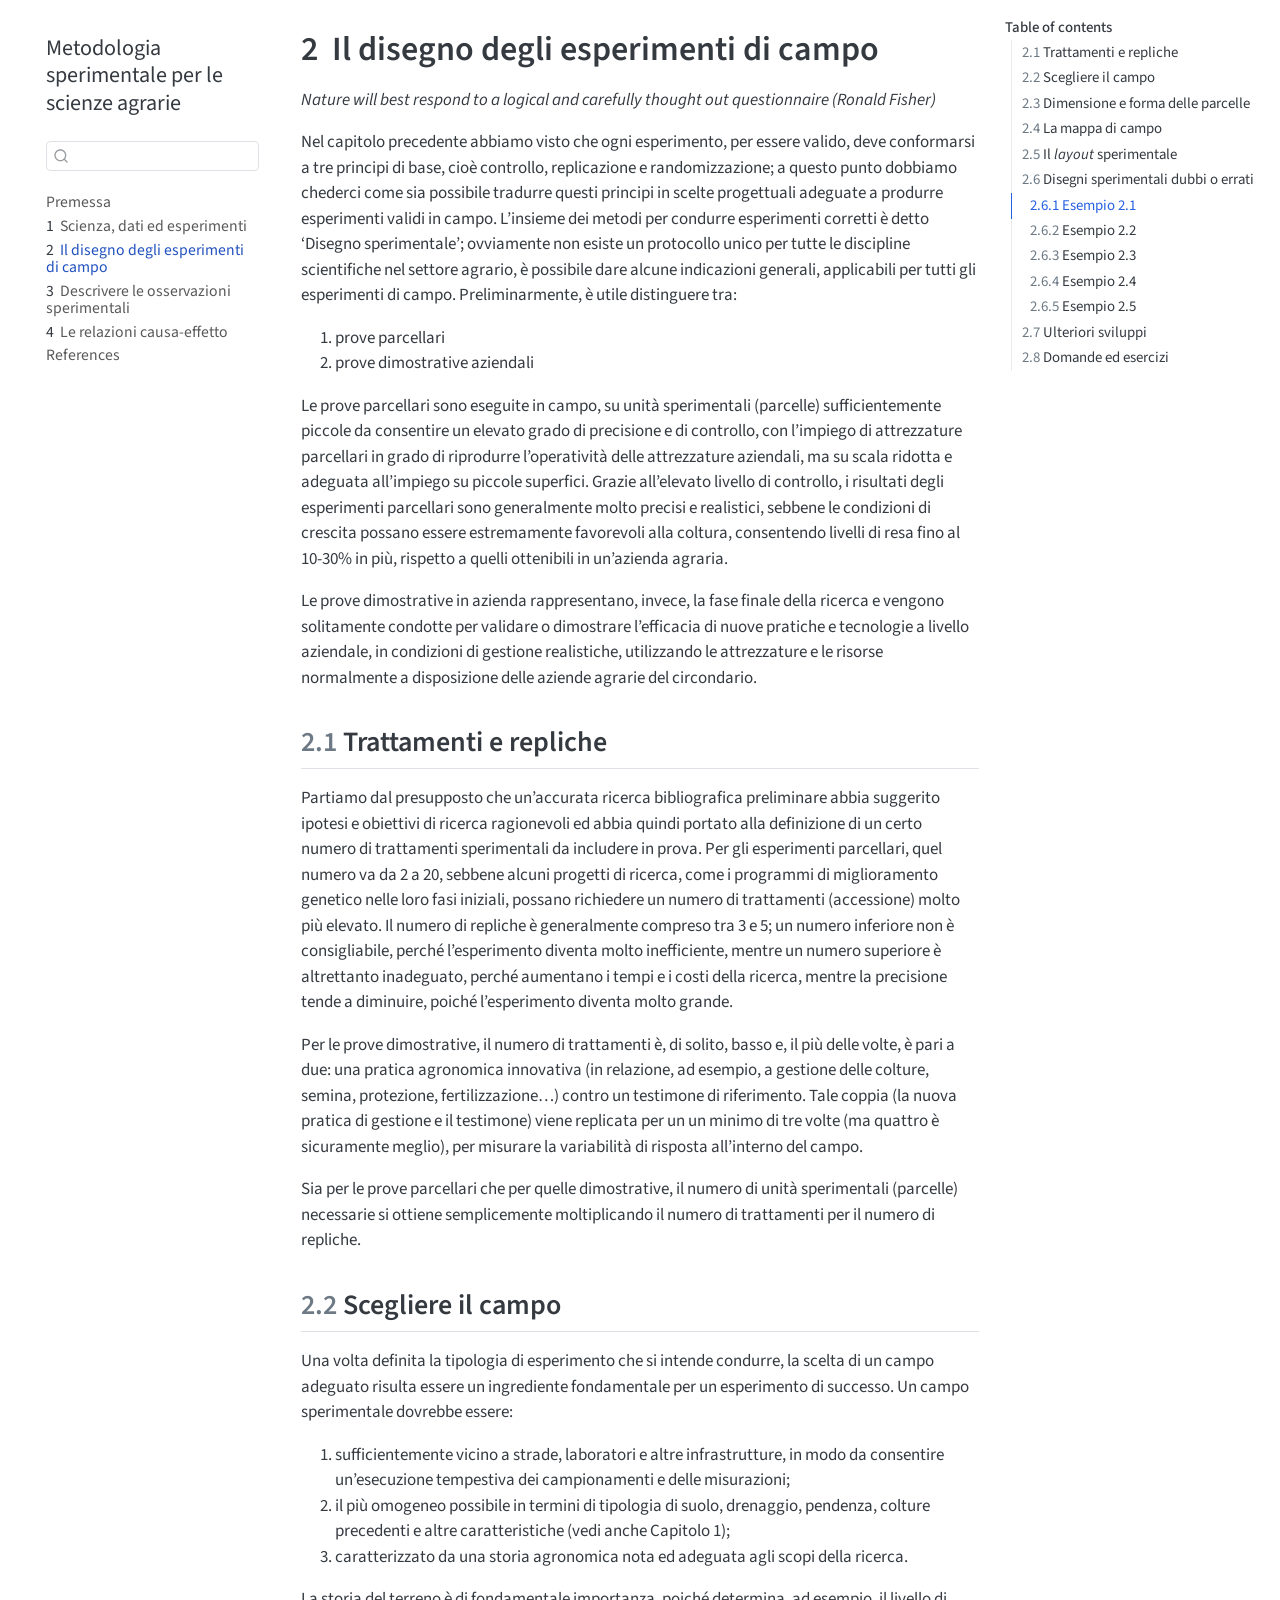
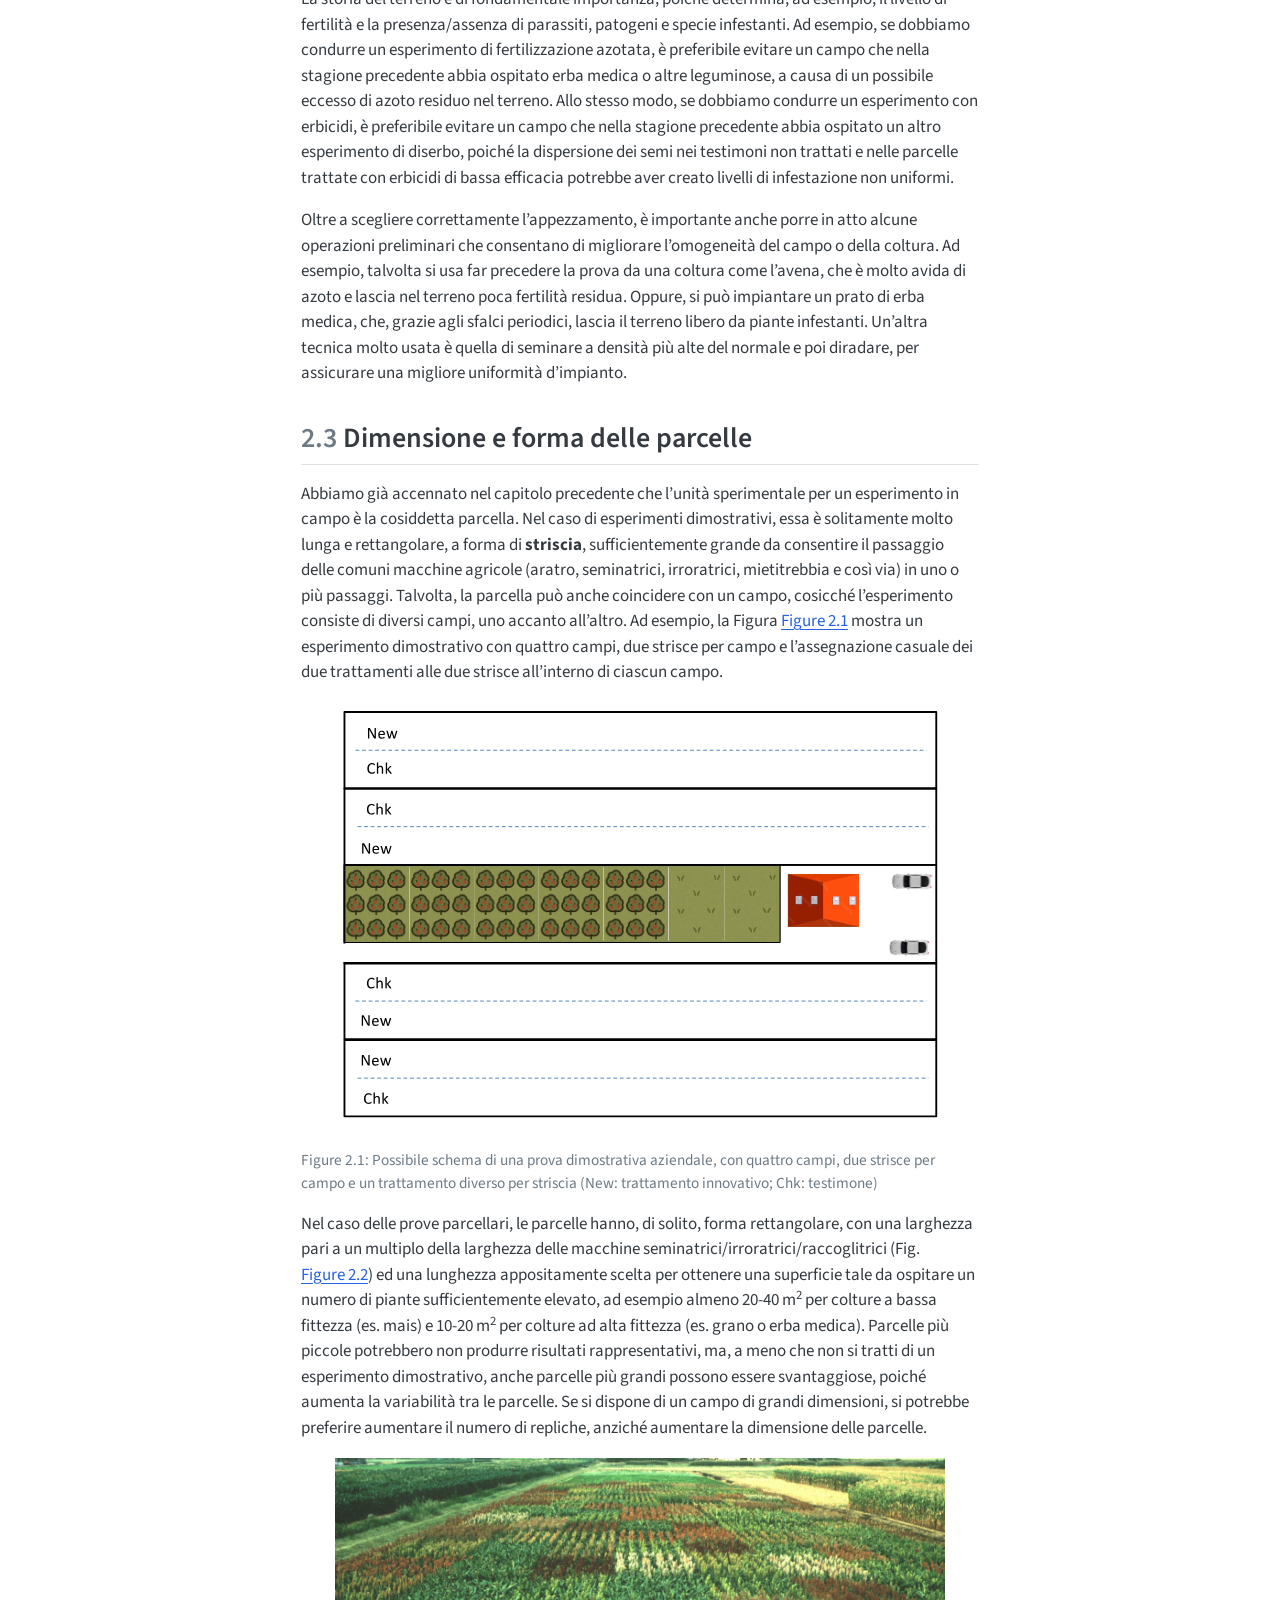
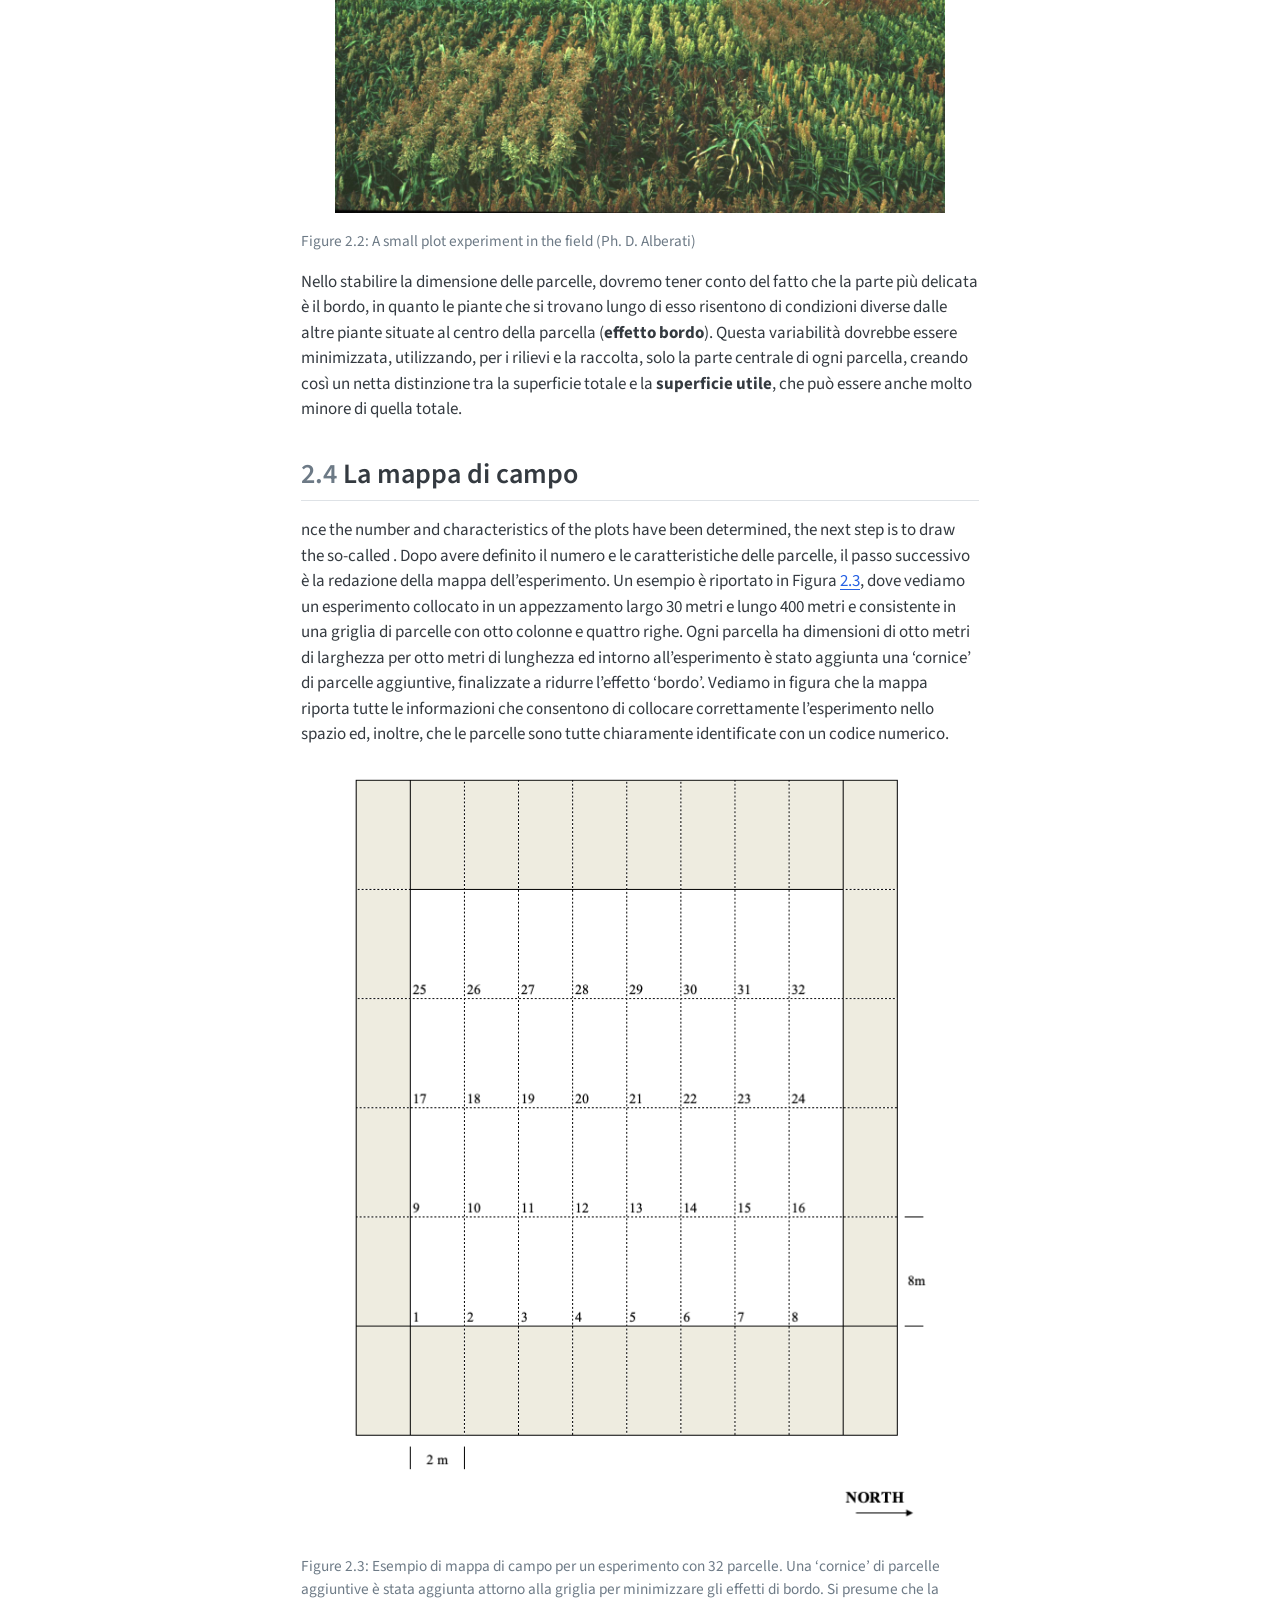
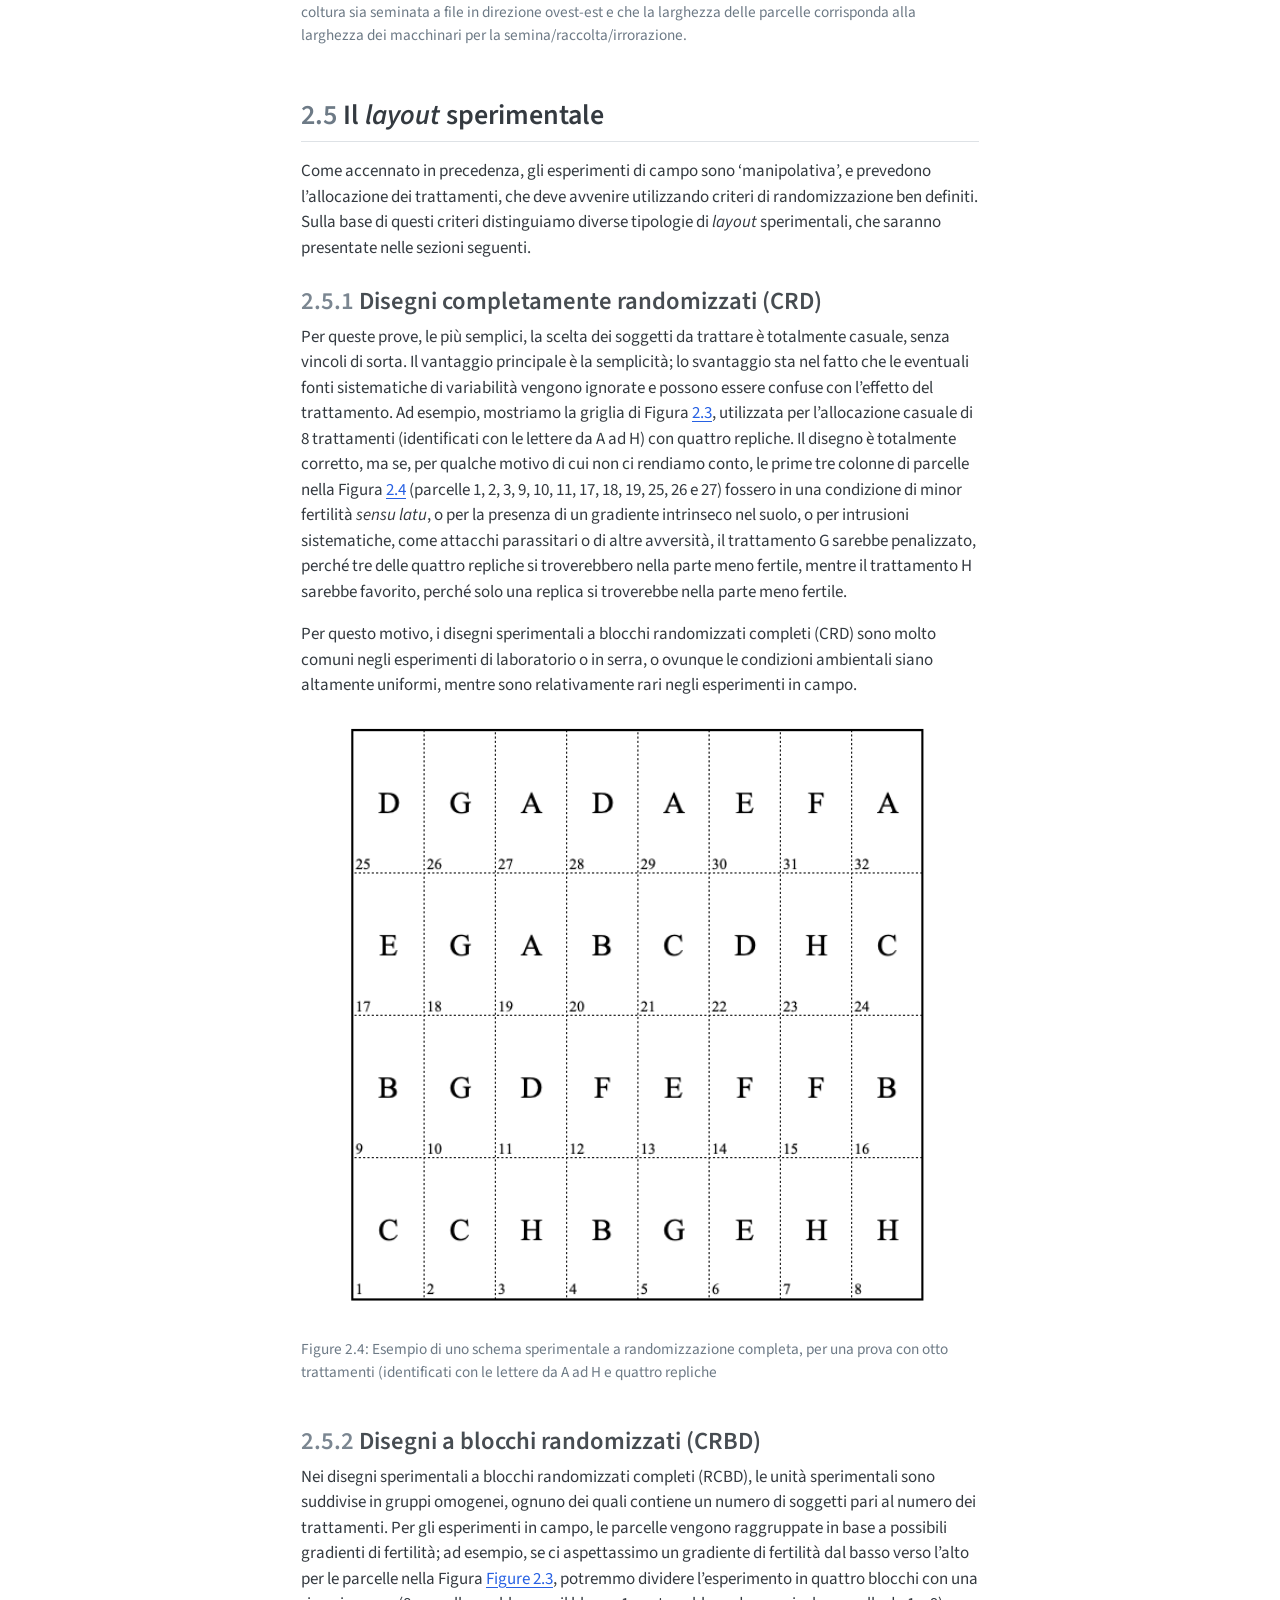
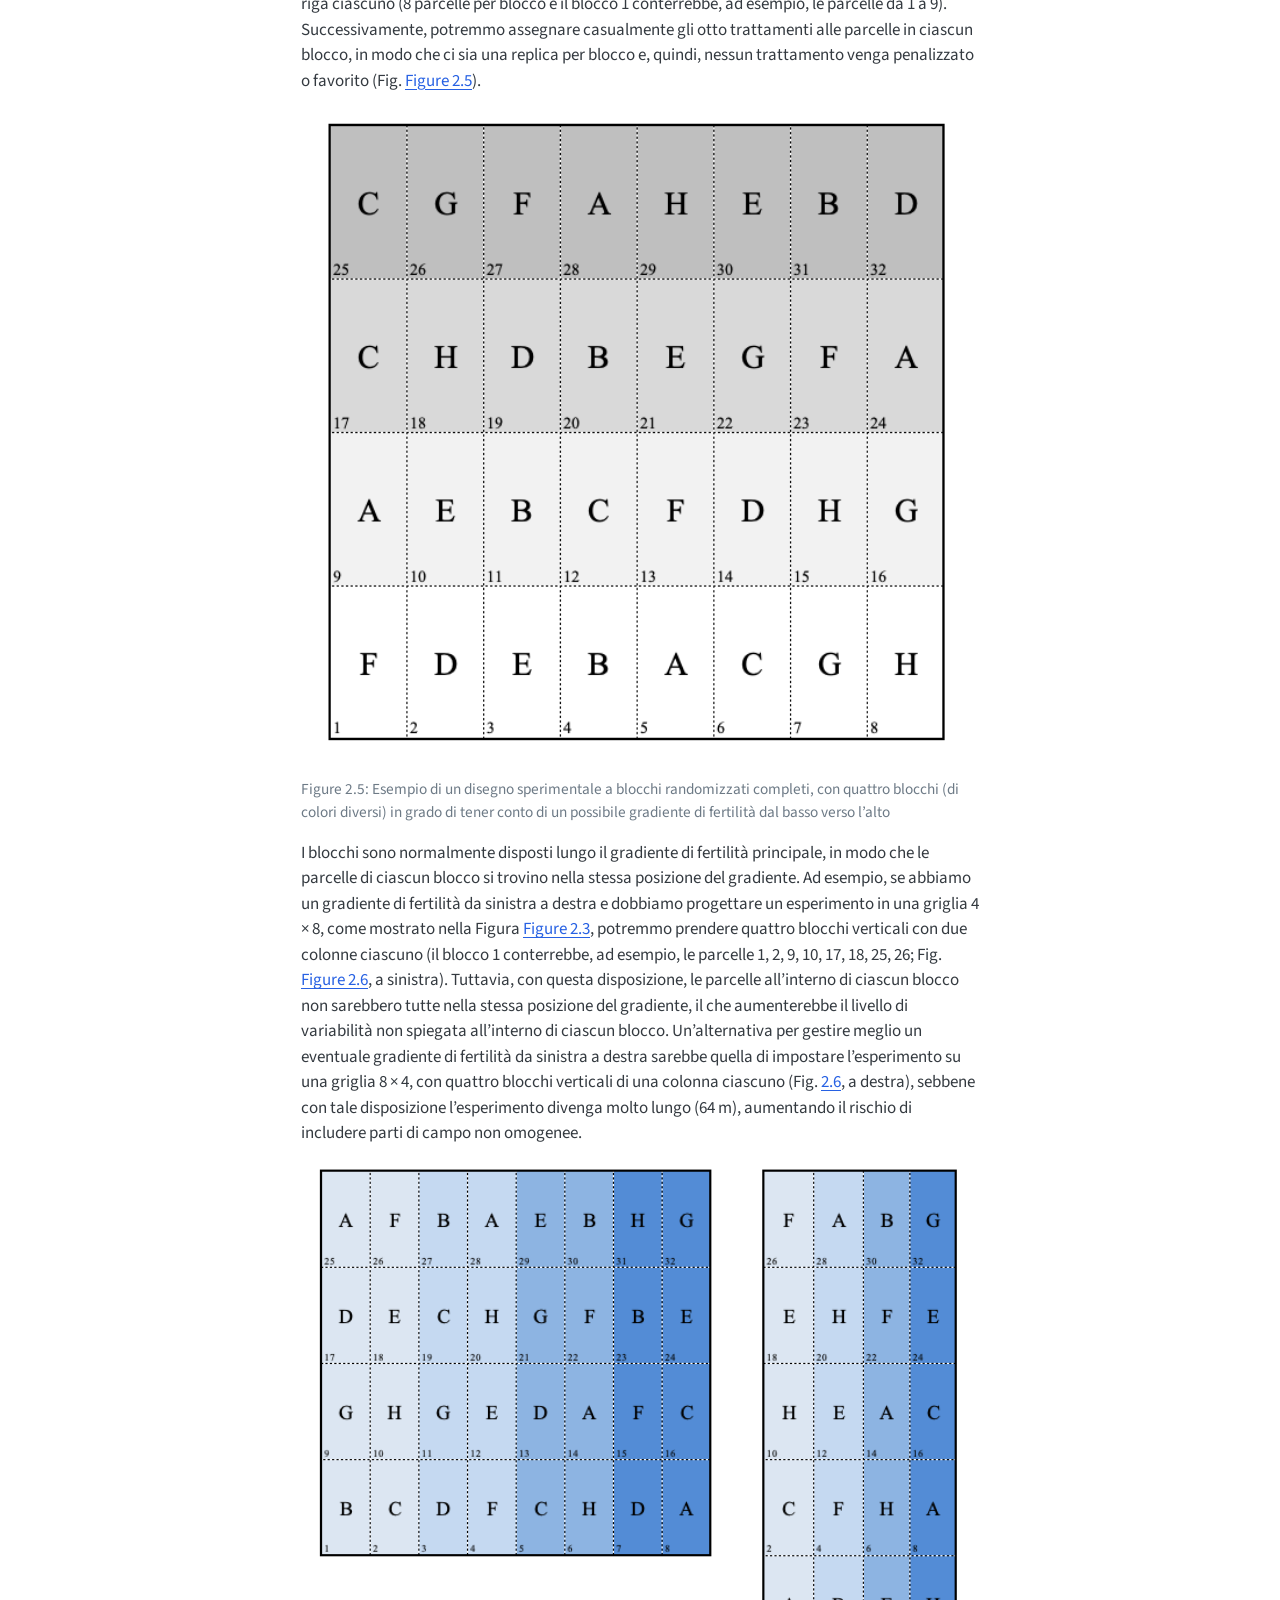
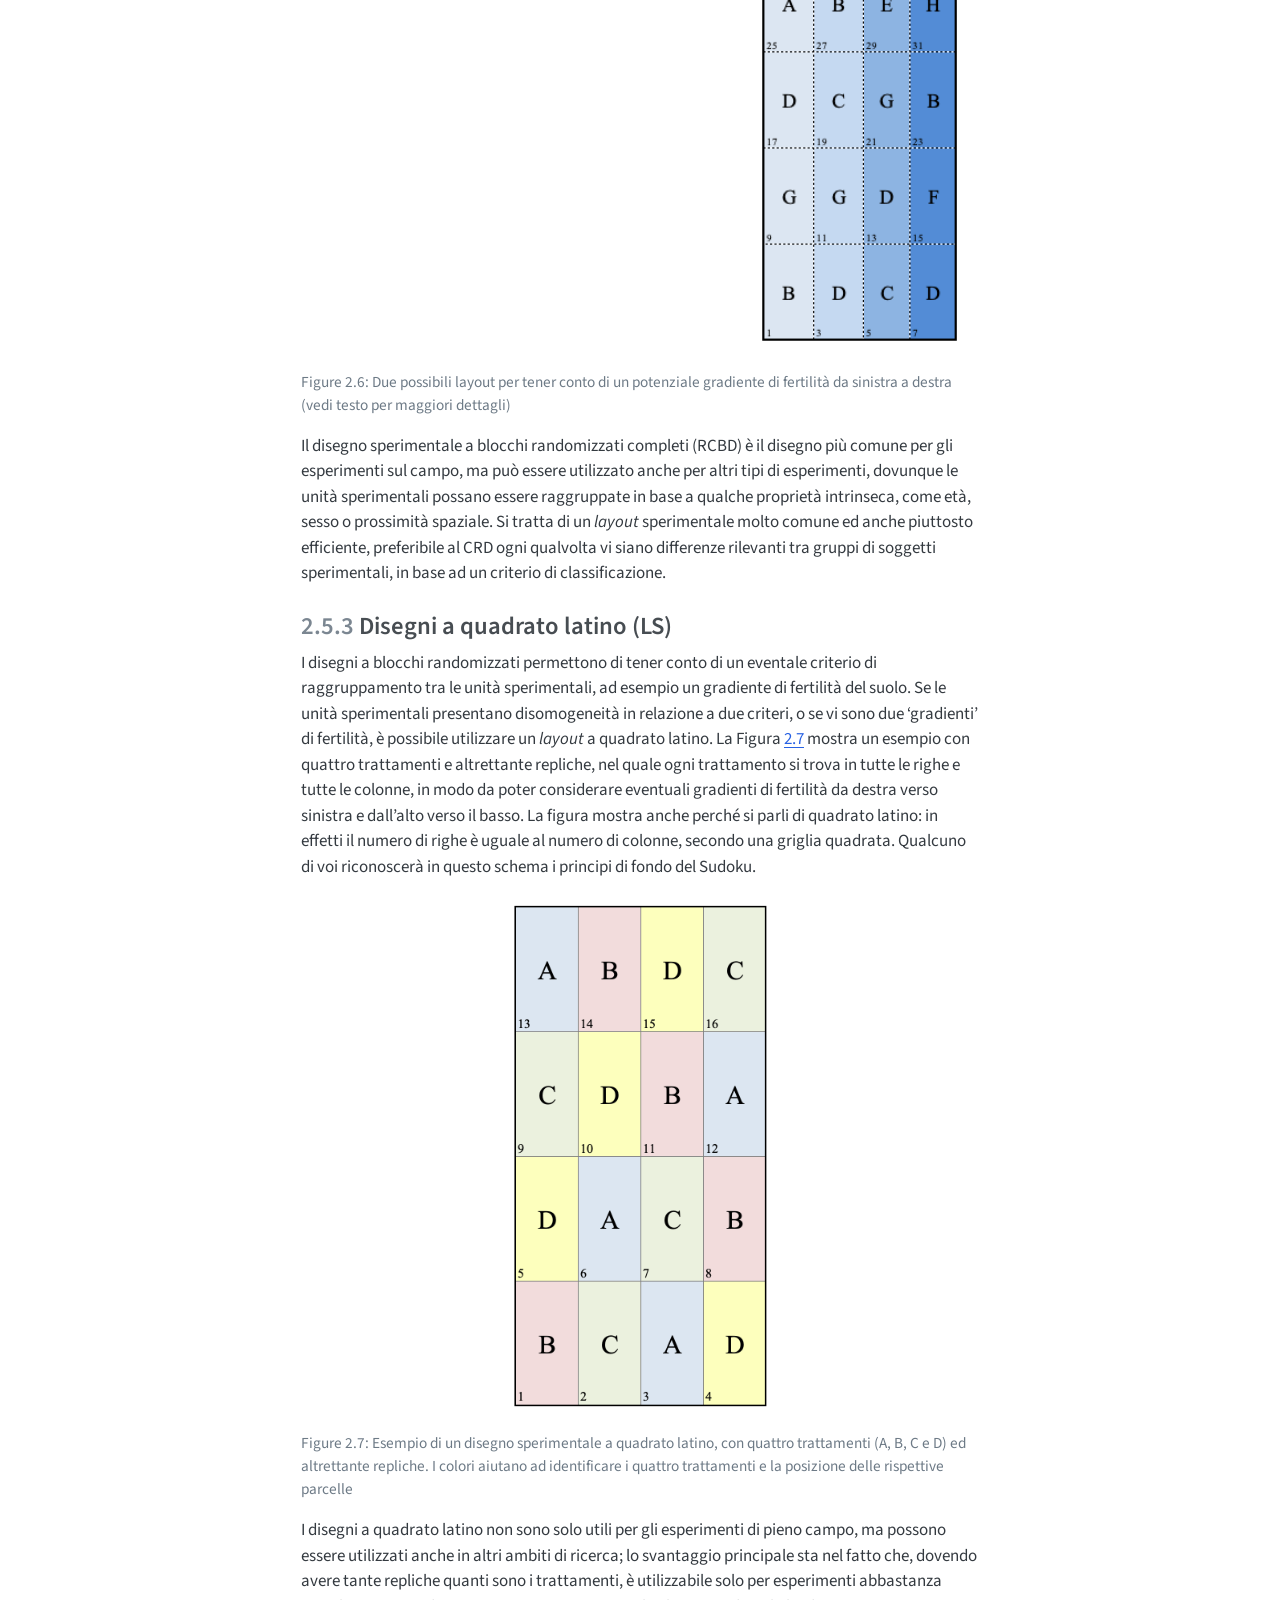
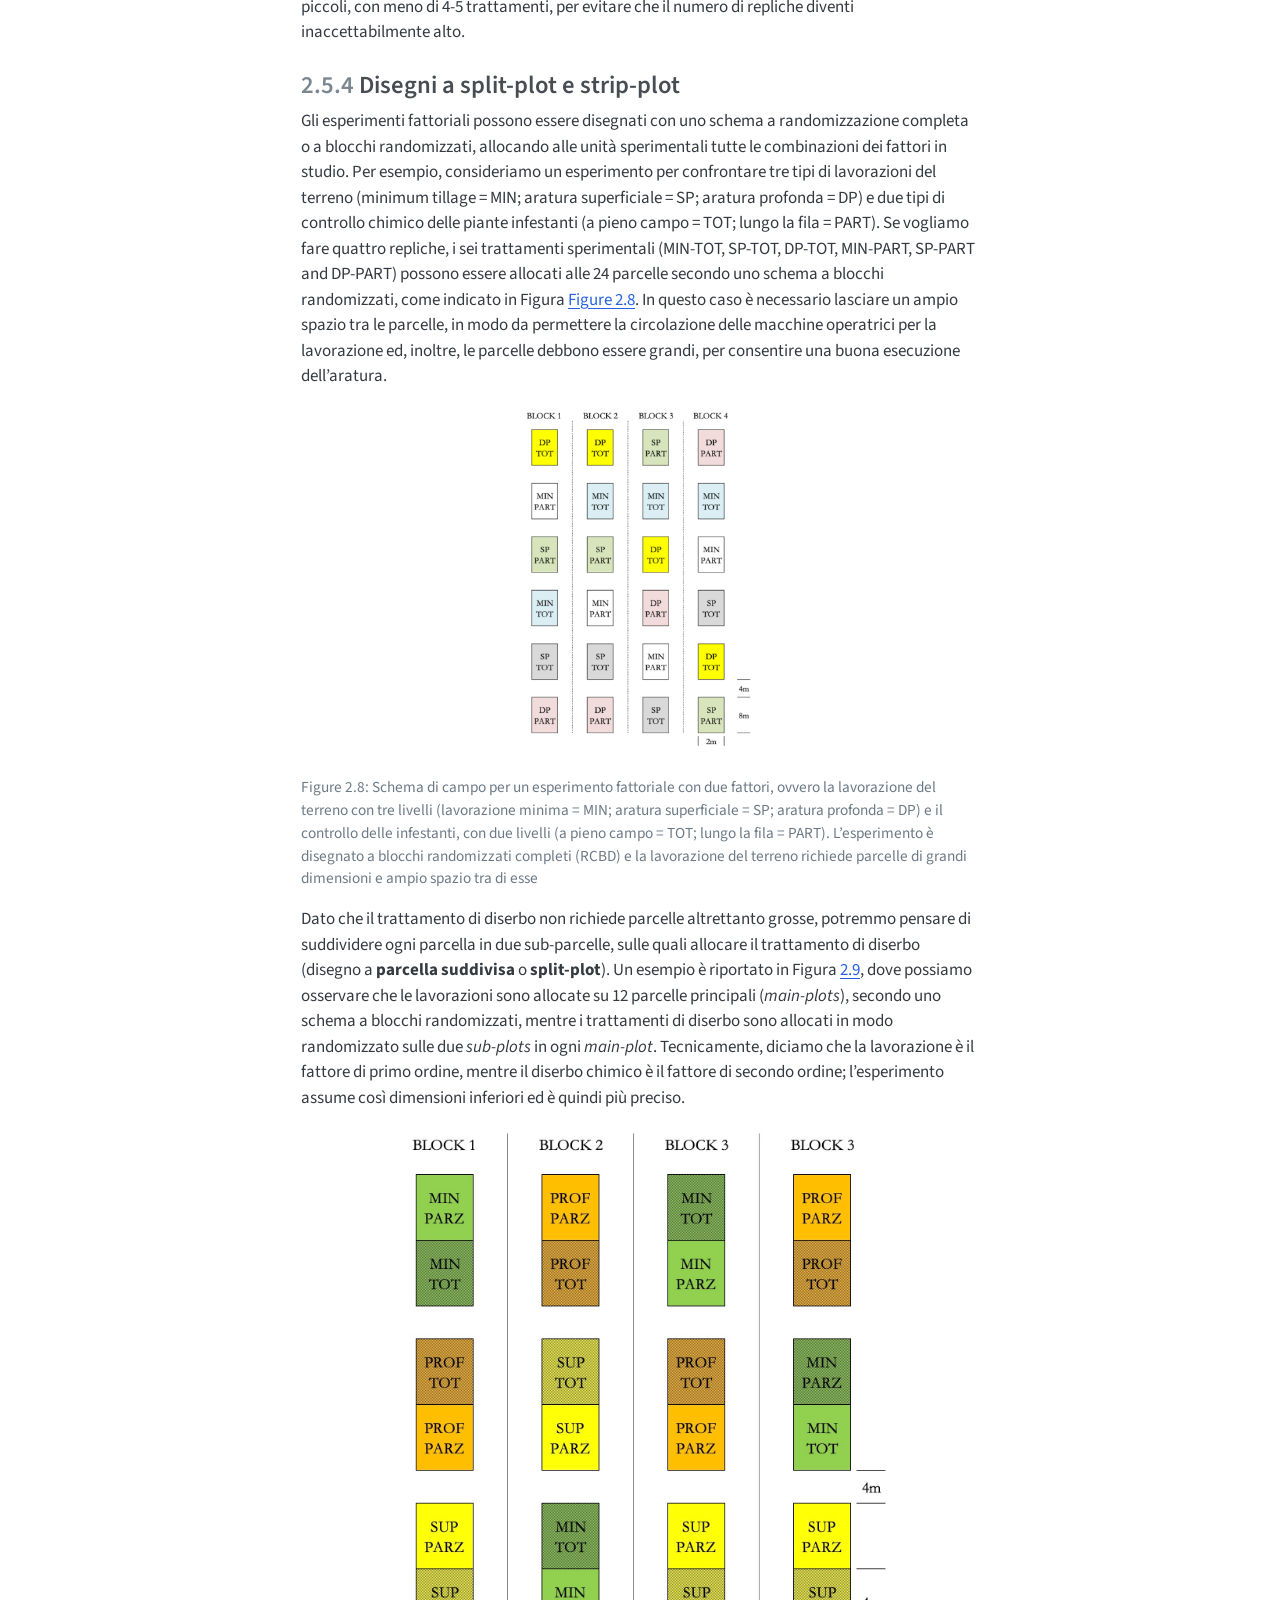
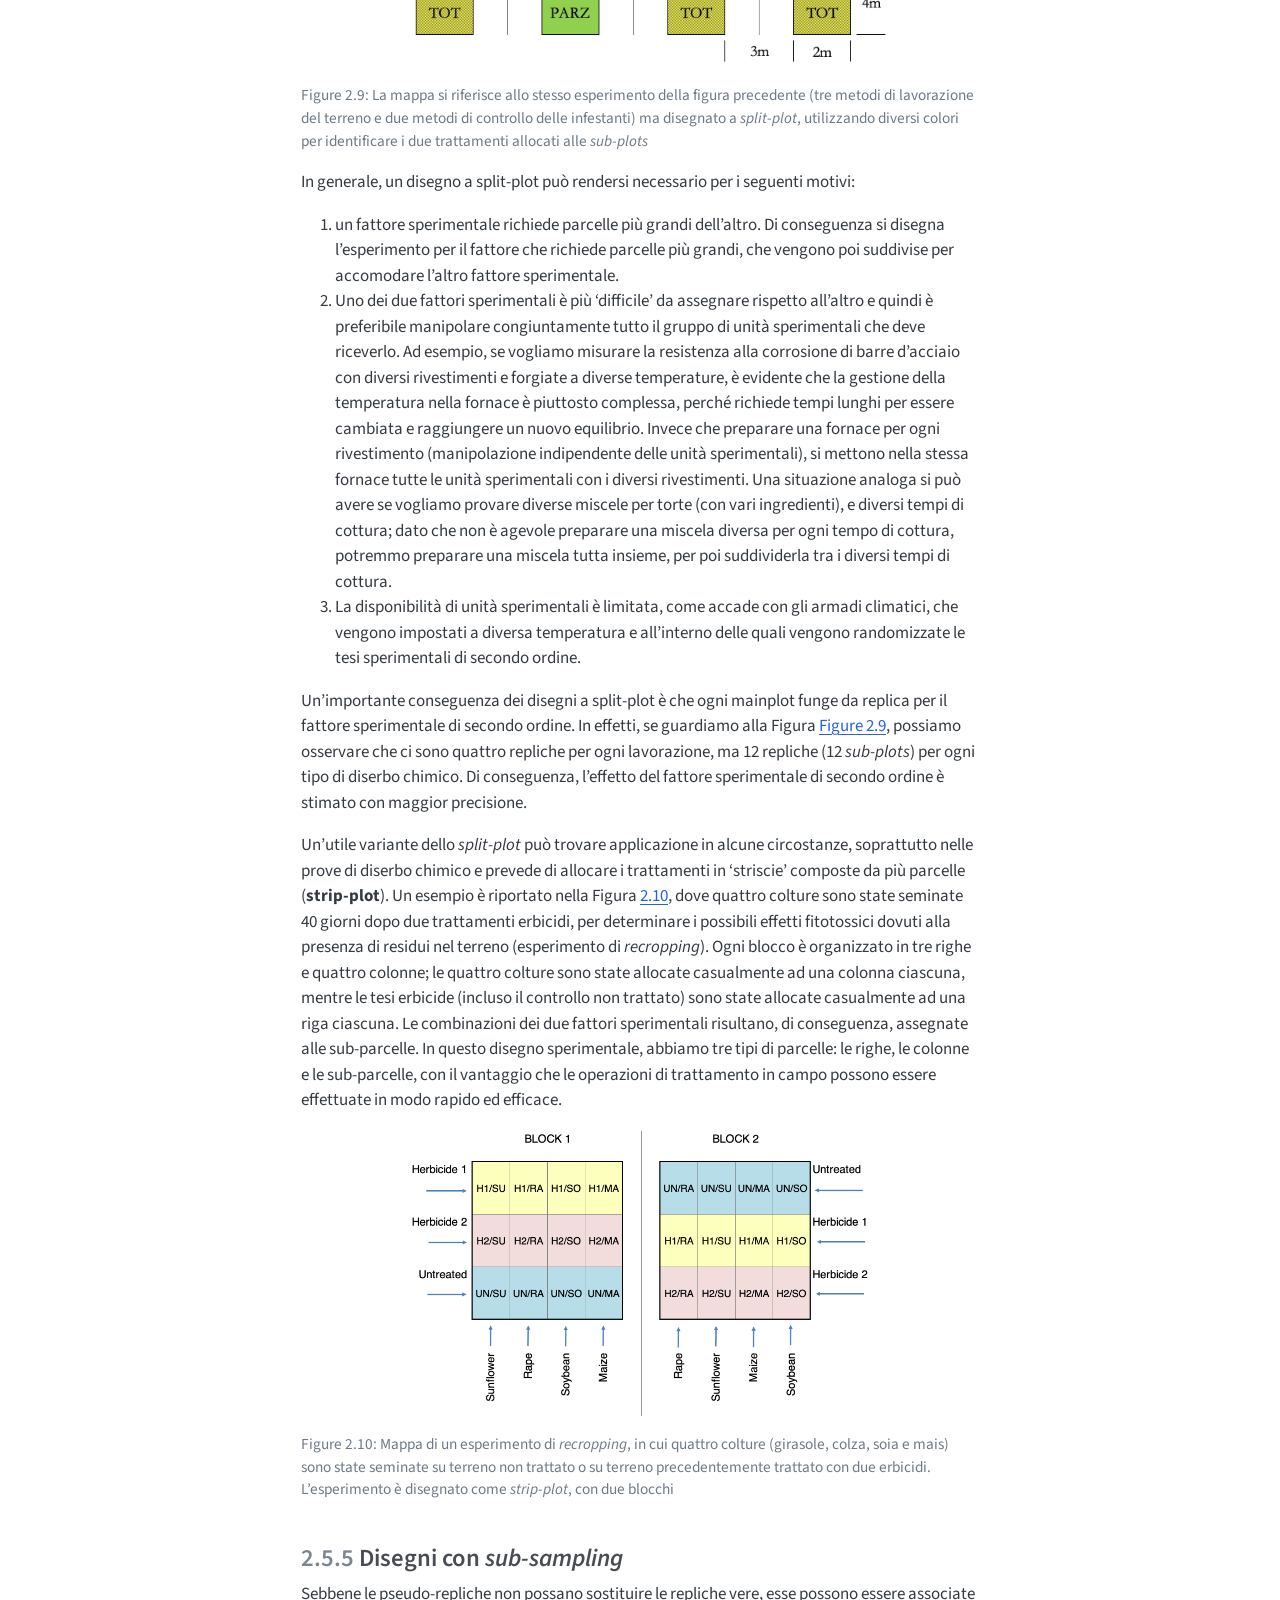
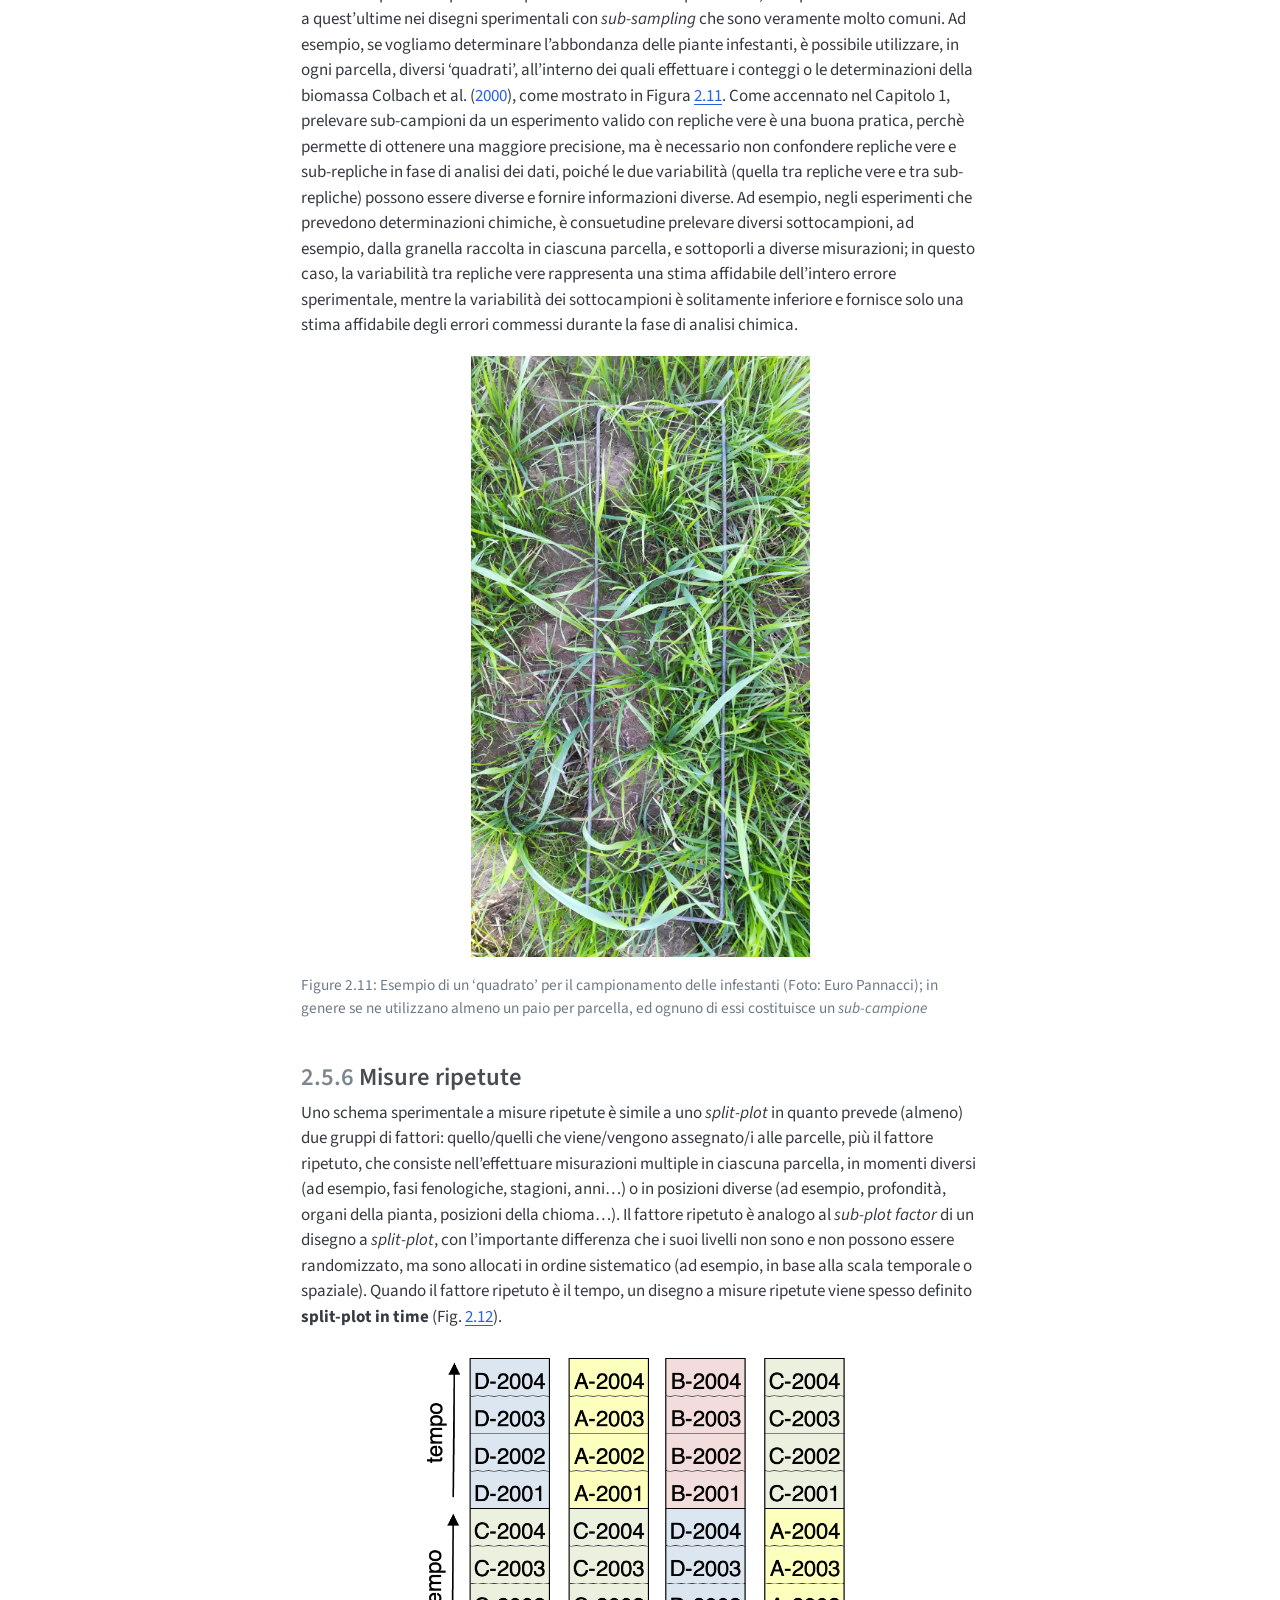
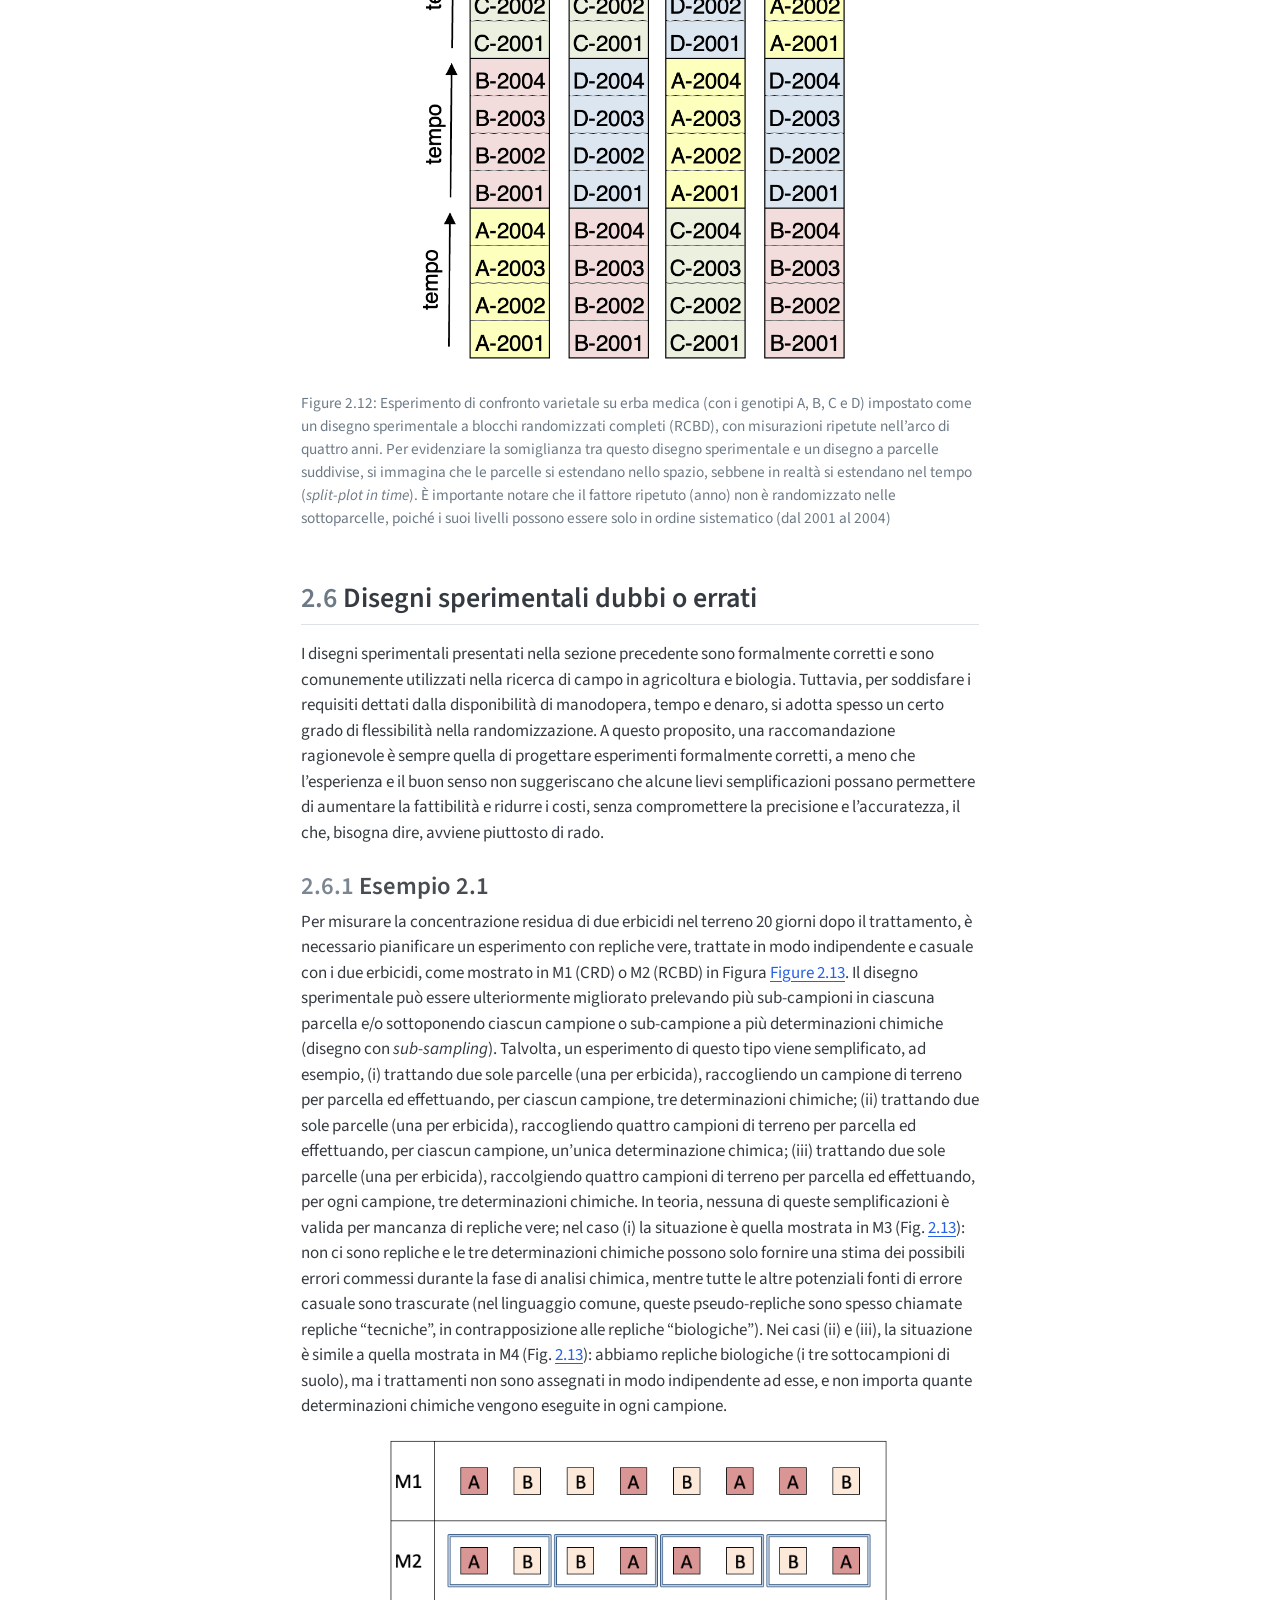
<file: _book/02-ProgettoRicerca.html>
<!DOCTYPE html>
<html xmlns="http://www.w3.org/1999/xhtml" lang="en" xml:lang="en"><head>

<meta charset="utf-8">
<meta name="generator" content="quarto-1.9.36">

<meta name="viewport" content="width=device-width, initial-scale=1.0, user-scalable=yes">


<title>2&nbsp; Il disegno degli esperimenti di campo – Metodologia sperimentale per le scienze agrarie</title>
<style>
/* Default styles provided by pandoc.
** See https://pandoc.org/MANUAL.html#variables-for-html for config info.
*/
code{white-space: pre-wrap;}
span.smallcaps{font-variant: small-caps;}
div.columns{display: flex; gap: min(4vw, 1.5em);}
div.column{flex: auto; overflow-x: auto;}
div.hanging-indent{margin-left: 1.5em; text-indent: -1.5em;}
ul.task-list{list-style: none;}
ul.task-list li input[type="checkbox"] {
  width: 0.8em;
  margin: 0 0.8em 0.2em -1em; /* quarto-specific, see https://github.com/quarto-dev/quarto-cli/issues/4556 */ 
  vertical-align: middle;
}
/* CSS for citations */
div.csl-bib-body { }
div.csl-entry {
  clear: both;
  margin-bottom: 0em;
}
.hanging-indent div.csl-entry {
  margin-left:2em;
  text-indent:-2em;
}
div.csl-left-margin {
  min-width:2em;
  float:left;
}
div.csl-right-inline {
  margin-left:2em;
  padding-left:1em;
}
div.csl-indent {
  margin-left: 2em;
}</style>


<script src="site_libs/quarto-nav/quarto-nav.js"></script>
<script src="site_libs/quarto-nav/headroom.min.js"></script>
<script src="site_libs/clipboard/clipboard.min.js"></script>
<script src="site_libs/quarto-search/autocomplete.umd.js"></script>
<script src="site_libs/quarto-search/fuse.min.js"></script>
<script src="site_libs/quarto-search/quarto-search.js"></script>
<meta name="quarto:offset" content="./">
<link href="./03-StatisticaDescrittiva.html" rel="next">
<link href="./01-introBiometria.html" rel="prev">
<script src="site_libs/quarto-html/quarto.js" type="module"></script>
<script src="site_libs/quarto-html/tabsets/tabsets.js" type="module"></script>
<script src="site_libs/quarto-html/popper.min.js"></script>
<script src="site_libs/quarto-html/tippy.umd.min.js"></script>
<script src="site_libs/quarto-html/anchor.min.js"></script>
<link href="site_libs/quarto-html/tippy.css" rel="stylesheet">
<link href="site_libs/quarto-html/quarto-syntax-highlighting-845c23b38eaddc0f92fda52bfe77a8c8.css" rel="stylesheet" id="quarto-text-highlighting-styles">
<script src="site_libs/bootstrap/bootstrap.min.js"></script>
<link href="site_libs/bootstrap/bootstrap-icons.css" rel="stylesheet">
<link href="site_libs/bootstrap/bootstrap-3220129d1b0bfa0f6b9dc9ac11d00f8b.min.css" rel="stylesheet" append-hash="true" id="quarto-bootstrap" data-mode="light">
<script id="quarto-search-options" type="application/json">{
  "location": "sidebar",
  "copy-button": false,
  "collapse-after": 3,
  "panel-placement": "start",
  "type": "textbox",
  "limit": 50,
  "keyboard-shortcut": [
    "f",
    "/",
    "s"
  ],
  "show-item-context": false,
  "language": {
    "search-no-results-text": "No results",
    "search-matching-documents-text": "matching documents",
    "search-copy-link-title": "Copy link to search",
    "search-hide-matches-text": "Hide additional matches",
    "search-more-match-text": "more match in this document",
    "search-more-matches-text": "more matches in this document",
    "search-clear-button-title": "Clear",
    "search-text-placeholder": "",
    "search-detached-cancel-button-title": "Cancel",
    "search-submit-button-title": "Submit",
    "search-label": "Search"
  }
}</script>


</head>

<body class="nav-sidebar floating quarto-light">

<div id="quarto-search-results"></div>
  <header id="quarto-header" class="headroom fixed-top">
  <nav class="quarto-secondary-nav">
    <div class="container-fluid d-flex">
      <button type="button" class="quarto-btn-toggle btn" data-bs-toggle="collapse" role="button" data-bs-target=".quarto-sidebar-collapse-item" aria-controls="quarto-sidebar" aria-expanded="false" aria-label="Toggle sidebar navigation" onclick="if (window.quartoToggleHeadroom) { window.quartoToggleHeadroom(); }">
        <i class="bi bi-layout-text-sidebar-reverse"></i>
      </button>
        <nav class="quarto-page-breadcrumbs" aria-label="breadcrumb"><ol class="breadcrumb"><li class="breadcrumb-item"><a href="./02-ProgettoRicerca.html"><span class="chapter-number">2</span>&nbsp; <span class="chapter-title">Il disegno degli esperimenti di campo</span></a></li></ol></nav>
        <a class="flex-grow-1" role="navigation" data-bs-toggle="collapse" data-bs-target=".quarto-sidebar-collapse-item" aria-controls="quarto-sidebar" aria-expanded="false" aria-label="Toggle sidebar navigation" onclick="if (window.quartoToggleHeadroom) { window.quartoToggleHeadroom(); }">      
        </a>
      <button type="button" class="btn quarto-search-button" aria-label="Search" onclick="window.quartoOpenSearch();">
        <i class="bi bi-search"></i>
      </button>
    </div>
  </nav>
</header>
<!-- content -->
<div id="quarto-content" class="quarto-container page-columns page-rows-contents page-layout-article">
<!-- sidebar -->
  <nav id="quarto-sidebar" class="sidebar collapse collapse-horizontal quarto-sidebar-collapse-item sidebar-navigation floating overflow-auto">
    <div class="pt-lg-2 mt-2 text-left sidebar-header">
    <div class="sidebar-title mb-0 py-0">
      <a href="./">Metodologia sperimentale per le scienze agrarie</a> 
    </div>
      </div>
        <div class="mt-2 flex-shrink-0 align-items-center">
        <div class="sidebar-search">
        <div id="quarto-search" class="" title="Search"></div>
        </div>
        </div>
    <div class="sidebar-menu-container"> 
    <ul class="list-unstyled mt-1">
        <li class="sidebar-item">
  <div class="sidebar-item-container"> 
  <a href="./index.html" class="sidebar-item-text sidebar-link">
 <span class="menu-text">Premessa</span></a>
  </div>
</li>
        <li class="sidebar-item">
  <div class="sidebar-item-container"> 
  <a href="./01-introBiometria.html" class="sidebar-item-text sidebar-link">
 <span class="menu-text"><span class="chapter-number">1</span>&nbsp; <span class="chapter-title">Scienza, dati ed esperimenti</span></span></a>
  </div>
</li>
        <li class="sidebar-item">
  <div class="sidebar-item-container"> 
  <a href="./02-ProgettoRicerca.html" class="sidebar-item-text sidebar-link active">
 <span class="menu-text"><span class="chapter-number">2</span>&nbsp; <span class="chapter-title">Il disegno degli esperimenti di campo</span></span></a>
  </div>
</li>
        <li class="sidebar-item">
  <div class="sidebar-item-container"> 
  <a href="./03-StatisticaDescrittiva.html" class="sidebar-item-text sidebar-link">
 <span class="menu-text"><span class="chapter-number">3</span>&nbsp; <span class="chapter-title">Descrivere le osservazioni sperimentali</span></span></a>
  </div>
</li>
        <li class="sidebar-item">
  <div class="sidebar-item-container"> 
  <a href="./04-CausaEffetto.html" class="sidebar-item-text sidebar-link">
 <span class="menu-text"><span class="chapter-number">4</span>&nbsp; <span class="chapter-title">Le relazioni causa-effetto</span></span></a>
  </div>
</li>
        <li class="sidebar-item">
  <div class="sidebar-item-container"> 
  <a href="./references.html" class="sidebar-item-text sidebar-link">
 <span class="menu-text">References</span></a>
  </div>
</li>
    </ul>
    </div>
</nav>
<div id="quarto-sidebar-glass" class="quarto-sidebar-collapse-item" data-bs-toggle="collapse" data-bs-target=".quarto-sidebar-collapse-item"></div>
<!-- margin-sidebar -->
    <div id="quarto-margin-sidebar" class="sidebar margin-sidebar">
        <nav id="TOC" role="doc-toc" class="toc-active">
    <h2 id="toc-title">Table of contents</h2>
   
  <ul>
  <li><a href="#trattamenti-e-repliche" id="toc-trattamenti-e-repliche" class="nav-link active" data-scroll-target="#trattamenti-e-repliche"><span class="header-section-number">2.1</span> Trattamenti e repliche</a></li>
  <li><a href="#scegliere-il-campo" id="toc-scegliere-il-campo" class="nav-link" data-scroll-target="#scegliere-il-campo"><span class="header-section-number">2.2</span> Scegliere il campo</a></li>
  <li><a href="#dimensione-e-forma-delle-parcelle" id="toc-dimensione-e-forma-delle-parcelle" class="nav-link" data-scroll-target="#dimensione-e-forma-delle-parcelle"><span class="header-section-number">2.3</span> Dimensione e forma delle parcelle</a></li>
  <li><a href="#la-mappa-di-campo" id="toc-la-mappa-di-campo" class="nav-link" data-scroll-target="#la-mappa-di-campo"><span class="header-section-number">2.4</span> La mappa di campo</a></li>
  <li><a href="#il-layout-sperimentale" id="toc-il-layout-sperimentale" class="nav-link" data-scroll-target="#il-layout-sperimentale"><span class="header-section-number">2.5</span> Il <em>layout</em> sperimentale</a>
  <ul class="collapse">
  <li><a href="#disegni-completamente-randomizzati-crd" id="toc-disegni-completamente-randomizzati-crd" class="nav-link" data-scroll-target="#disegni-completamente-randomizzati-crd"><span class="header-section-number">2.5.1</span> Disegni completamente randomizzati (CRD)</a></li>
  <li><a href="#disegni-a-blocchi-randomizzati-crbd" id="toc-disegni-a-blocchi-randomizzati-crbd" class="nav-link" data-scroll-target="#disegni-a-blocchi-randomizzati-crbd"><span class="header-section-number">2.5.2</span> Disegni a blocchi randomizzati (CRBD)</a></li>
  <li><a href="#disegni-a-quadrato-latino-ls" id="toc-disegni-a-quadrato-latino-ls" class="nav-link" data-scroll-target="#disegni-a-quadrato-latino-ls"><span class="header-section-number">2.5.3</span> Disegni a quadrato latino (LS)</a></li>
  <li><a href="#disegni-a-split-plot-e-strip-plot" id="toc-disegni-a-split-plot-e-strip-plot" class="nav-link" data-scroll-target="#disegni-a-split-plot-e-strip-plot"><span class="header-section-number">2.5.4</span> Disegni a split-plot e strip-plot</a></li>
  <li><a href="#disegni-con-sub-sampling" id="toc-disegni-con-sub-sampling" class="nav-link" data-scroll-target="#disegni-con-sub-sampling"><span class="header-section-number">2.5.5</span> Disegni con <em>sub-sampling</em></a></li>
  <li><a href="#misure-ripetute" id="toc-misure-ripetute" class="nav-link" data-scroll-target="#misure-ripetute"><span class="header-section-number">2.5.6</span> Misure ripetute</a></li>
  </ul></li>
  <li><a href="#disegni-sperimentali-dubbi-o-errati" id="toc-disegni-sperimentali-dubbi-o-errati" class="nav-link" data-scroll-target="#disegni-sperimentali-dubbi-o-errati"><span class="header-section-number">2.6</span> Disegni sperimentali dubbi o errati</a>
  <ul class="collapse">
  <li><a href="#esempio-2.1" id="toc-esempio-2.1" class="nav-link" data-scroll-target="#esempio-2.1"><span class="header-section-number">2.6.1</span> Esempio 2.1</a></li>
  <li><a href="#esempio-2.2" id="toc-esempio-2.2" class="nav-link" data-scroll-target="#esempio-2.2"><span class="header-section-number">2.6.2</span> Esempio 2.2</a></li>
  <li><a href="#esempio-2.3" id="toc-esempio-2.3" class="nav-link" data-scroll-target="#esempio-2.3"><span class="header-section-number">2.6.3</span> Esempio 2.3</a></li>
  <li><a href="#esempio-2.4" id="toc-esempio-2.4" class="nav-link" data-scroll-target="#esempio-2.4"><span class="header-section-number">2.6.4</span> Esempio 2.4</a></li>
  <li><a href="#esempio-2.5" id="toc-esempio-2.5" class="nav-link" data-scroll-target="#esempio-2.5"><span class="header-section-number">2.6.5</span> Esempio 2.5</a></li>
  </ul></li>
  <li><a href="#ulteriori-sviluppi" id="toc-ulteriori-sviluppi" class="nav-link" data-scroll-target="#ulteriori-sviluppi"><span class="header-section-number">2.7</span> Ulteriori sviluppi</a></li>
  <li><a href="#domande-ed-esercizi" id="toc-domande-ed-esercizi" class="nav-link" data-scroll-target="#domande-ed-esercizi"><span class="header-section-number">2.8</span> Domande ed esercizi</a></li>
  </ul>
</nav>
    </div>
<!-- main -->
<main class="content" id="quarto-document-content">

<header id="title-block-header" class="quarto-title-block default">
<div class="quarto-title">
<h1 class="title"><span class="chapter-number">2</span>&nbsp; <span class="chapter-title">Il disegno degli esperimenti di campo</span></h1>
</div>



<div class="quarto-title-meta">

    
  
    
  </div>
  


</header>


<p><em>Nature will best respond to a logical and carefully thought out questionnaire (Ronald Fisher)</em></p>
<p>Nel capitolo precedente abbiamo visto che ogni esperimento, per essere valido, deve conformarsi a tre principi di base, cioè controllo, replicazione e randomizzazione; a questo punto dobbiamo chederci come sia possibile tradurre questi principi in scelte progettuali adeguate a produrre esperimenti validi in campo. L’insieme dei metodi per condurre esperimenti corretti è detto ‘Disegno sperimentale’; ovviamente non esiste un protocollo unico per tutte le discipline scientifiche nel settore agrario, è possibile dare alcune indicazioni generali, applicabili per tutti gli esperimenti di campo. Preliminarmente, è utile distinguere tra:</p>
<ol type="1">
<li>prove parcellari</li>
<li>prove dimostrative aziendali</li>
</ol>
<p>Le prove parcellari sono eseguite in campo, su unità sperimentali (parcelle) sufficientemente piccole da consentire un elevato grado di precisione e di controllo, con l’impiego di attrezzature parcellari in grado di riprodurre l’operatività delle attrezzature aziendali, ma su scala ridotta e adeguata all’impiego su piccole superfici. Grazie all’elevato livello di controllo, i risultati degli esperimenti parcellari sono generalmente molto precisi e realistici, sebbene le condizioni di crescita possano essere estremamente favorevoli alla coltura, consentendo livelli di resa fino al 10-30% in più, rispetto a quelli ottenibili in un’azienda agraria.</p>
<p>Le prove dimostrative in azienda rappresentano, invece, la fase finale della ricerca e vengono solitamente condotte per validare o dimostrare l’efficacia di nuove pratiche e tecnologie a livello aziendale, in condizioni di gestione realistiche, utilizzando le attrezzature e le risorse normalmente a disposizione delle aziende agrarie del circondario.</p>
<section id="trattamenti-e-repliche" class="level2" data-number="2.1">
<h2 data-number="2.1" class="anchored" data-anchor-id="trattamenti-e-repliche"><span class="header-section-number">2.1</span> Trattamenti e repliche</h2>
<p>Partiamo dal presupposto che un’accurata ricerca bibliografica preliminare abbia suggerito ipotesi e obiettivi di ricerca ragionevoli ed abbia quindi portato alla definizione di un certo numero di trattamenti sperimentali da includere in prova. Per gli esperimenti parcellari, quel numero va da 2 a 20, sebbene alcuni progetti di ricerca, come i programmi di miglioramento genetico nelle loro fasi iniziali, possano richiedere un numero di trattamenti (accessione) molto più elevato. Il numero di repliche è generalmente compreso tra 3 e 5; un numero inferiore non è consigliabile, perché l’esperimento diventa molto inefficiente, mentre un numero superiore è altrettanto inadeguato, perché aumentano i tempi e i costi della ricerca, mentre la precisione tende a diminuire, poiché l’esperimento diventa molto grande.</p>
<p>Per le prove dimostrative, il numero di trattamenti è, di solito, basso e, il più delle volte, è pari a due: una pratica agronomica innovativa (in relazione, ad esempio, a gestione delle colture, semina, protezione, fertilizzazione…) contro un testimone di riferimento. Tale coppia (la nuova pratica di gestione e il testimone) viene replicata per un un minimo di tre volte (ma quattro è sicuramente meglio), per misurare la variabilità di risposta all’interno del campo.</p>
<p>Sia per le prove parcellari che per quelle dimostrative, il numero di unità sperimentali (parcelle) necessarie si ottiene semplicemente moltiplicando il numero di trattamenti per il numero di repliche.</p>
</section>
<section id="scegliere-il-campo" class="level2" data-number="2.2">
<h2 data-number="2.2" class="anchored" data-anchor-id="scegliere-il-campo"><span class="header-section-number">2.2</span> Scegliere il campo</h2>
<p>Una volta definita la tipologia di esperimento che si intende condurre, la scelta di un campo adeguato risulta essere un ingrediente fondamentale per un esperimento di successo. Un campo sperimentale dovrebbe essere:</p>
<ol type="1">
<li>sufficientemente vicino a strade, laboratori e altre infrastrutture, in modo da consentire un’esecuzione tempestiva dei campionamenti e delle misurazioni;</li>
<li>il più omogeneo possibile in termini di tipologia di suolo, drenaggio, pendenza, colture precedenti e altre caratteristiche (vedi anche Capitolo 1);</li>
<li>caratterizzato da una storia agronomica nota ed adeguata agli scopi della ricerca.</li>
</ol>
<p>La storia del terreno è di fondamentale importanza, poiché determina, ad esempio, il livello di fertilità e la presenza/assenza di parassiti, patogeni e specie infestanti. Ad esempio, se dobbiamo condurre un esperimento di fertilizzazione azotata, è preferibile evitare un campo che nella stagione precedente abbia ospitato erba medica o altre leguminose, a causa di un possibile eccesso di azoto residuo nel terreno. Allo stesso modo, se dobbiamo condurre un esperimento con erbicidi, è preferibile evitare un campo che nella stagione precedente abbia ospitato un altro esperimento di diserbo, poiché la dispersione dei semi nei testimoni non trattati e nelle parcelle trattate con erbicidi di bassa efficacia potrebbe aver creato livelli di infestazione non uniformi.</p>
<p>Oltre a scegliere correttamente l’appezzamento, è importante anche porre in atto alcune operazioni preliminari che consentano di migliorare l’omogeneità del campo o della coltura. Ad esempio, talvolta si usa far precedere la prova da una coltura come l’avena, che è molto avida di azoto e lascia nel terreno poca fertilità residua. Oppure, si può impiantare un prato di erba medica, che, grazie agli sfalci periodici, lascia il terreno libero da piante infestanti. Un’altra tecnica molto usata è quella di seminare a densità più alte del normale e poi diradare, per assicurare una migliore uniformità d’impianto.</p>
</section>
<section id="dimensione-e-forma-delle-parcelle" class="level2" data-number="2.3">
<h2 data-number="2.3" class="anchored" data-anchor-id="dimensione-e-forma-delle-parcelle"><span class="header-section-number">2.3</span> Dimensione e forma delle parcelle</h2>
<p>Abbiamo già accennato nel capitolo precedente che l’unità sperimentale per un esperimento in campo è la cosiddetta parcella. Nel caso di esperimenti dimostrativi, essa è solitamente molto lunga e rettangolare, a forma di <strong>striscia</strong>, sufficientemente grande da consentire il passaggio delle comuni macchine agricole (aratro, seminatrici, irroratrici, mietitrebbia e così via) in uno o più passaggi. Talvolta, la parcella può anche coincidere con un campo, cosicché l’esperimento consiste di diversi campi, uno accanto all’altro. Ad esempio, la Figura <a href="#fig-figName30a" class="quarto-xref">Figure&nbsp;<span>2.1</span></a> mostra un esperimento dimostrativo con quattro campi, due strisce per campo e l’assegnazione casuale dei due trattamenti alle due strisce all’interno di ciascun campo.</p>
<div class="cell" data-layout-align="center">
<div class="cell-output-display">
<div id="fig-figName30a" class="quarto-float quarto-figure quarto-figure-center anchored" data-fig-align="center">
<figure class="quarto-float quarto-float-fig figure">
<div aria-describedby="fig-figName30a-caption-0ceaefa1-69ba-4598-a22c-09a6ac19f8ca">
<img src="_images/OnFarmTrial.svg" class="img-fluid quarto-figure quarto-figure-center figure-img" style="width:90.0%">
</div>
<figcaption class="quarto-float-caption-bottom quarto-float-caption quarto-float-fig" id="fig-figName30a-caption-0ceaefa1-69ba-4598-a22c-09a6ac19f8ca">
Figure&nbsp;2.1: Possibile schema di una prova dimostrativa aziendale, con quattro campi, due strisce per campo e un trattamento diverso per striscia (New: trattamento innovativo; Chk: testimone)
</figcaption>
</figure>
</div>
</div>
</div>
<p>Nel caso delle prove parcellari, le parcelle hanno, di solito, forma rettangolare, con una larghezza pari a un multiplo della larghezza delle macchine seminatrici/irroratrici/raccoglitrici (Fig. <a href="#fig-figName30b" class="quarto-xref">Figure&nbsp;<span>2.2</span></a>) ed una lunghezza appositamente scelta per ottenere una superficie tale da ospitare un numero di piante sufficientemente elevato, ad esempio almeno 20-40 m<sup>2</sup> per colture a bassa fittezza (es. mais) e 10-20 m<sup>2</sup> per colture ad alta fittezza (es. grano o erba medica). Parcelle più piccole potrebbero non produrre risultati rappresentativi, ma, a meno che non si tratti di un esperimento dimostrativo, anche parcelle più grandi possono essere svantaggiose, poiché aumenta la variabilità tra le parcelle. Se si dispone di un campo di grandi dimensioni, si potrebbe preferire aumentare il numero di repliche, anziché aumentare la dimensione delle parcelle.</p>
<div class="cell" data-layout-align="center">
<div class="cell-output-display">
<div id="fig-figName30b" class="quarto-float quarto-figure quarto-figure-center anchored" data-fig-align="center">
<figure class="quarto-float quarto-float-fig figure">
<div aria-describedby="fig-figName30b-caption-0ceaefa1-69ba-4598-a22c-09a6ac19f8ca">
<img src="_images/SorgoProveVarietali.jpg" class="img-fluid quarto-figure quarto-figure-center figure-img" style="width:90.0%">
</div>
<figcaption class="quarto-float-caption-bottom quarto-float-caption quarto-float-fig" id="fig-figName30b-caption-0ceaefa1-69ba-4598-a22c-09a6ac19f8ca">
Figure&nbsp;2.2: A small plot experiment in the field (Ph. D. Alberati)
</figcaption>
</figure>
</div>
</div>
</div>
<p>Nello stabilire la dimensione delle parcelle, dovremo tener conto del fatto che la parte più delicata è il bordo, in quanto le piante che si trovano lungo di esso risentono di condizioni diverse dalle altre piante situate al centro della parcella (<strong>effetto bordo</strong>). Questa variabilità dovrebbe essere minimizzata, utilizzando, per i rilievi e la raccolta, solo la parte centrale di ogni parcella, creando così un netta distinzione tra la superficie totale e la <strong>superficie utile</strong>, che può essere anche molto minore di quella totale.</p>
</section>
<section id="la-mappa-di-campo" class="level2" data-number="2.4">
<h2 data-number="2.4" class="anchored" data-anchor-id="la-mappa-di-campo"><span class="header-section-number">2.4</span> La mappa di campo</h2>
<p>nce the number and characteristics of the plots have been determined, the next step is to draw the so-called . Dopo avere definito il numero e le caratteristiche delle parcelle, il passo successivo è la redazione della mappa dell’esperimento. Un esempio è riportato in Figura <a href="#fig-figName31" class="quarto-xref"><span>2.3</span></a>, dove vediamo un esperimento collocato in un appezzamento largo 30 metri e lungo 400 metri e consistente in una griglia di parcelle con otto colonne e quattro righe. Ogni parcella ha dimensioni di otto metri di larghezza per otto metri di lunghezza ed intorno all’esperimento è stato aggiunta una ‘cornice’ di parcelle aggiuntive, finalizzate a ridurre l’effetto ‘bordo’. Vediamo in figura che la mappa riporta tutte le informazioni che consentono di collocare correttamente l’esperimento nello spazio ed, inoltre, che le parcelle sono tutte chiaramente identificate con un codice numerico.</p>
<div class="cell" data-layout-align="center">
<div class="cell-output-display">
<div id="fig-figName31" class="quarto-float quarto-figure quarto-figure-center anchored" data-fig-align="center">
<figure class="quarto-float quarto-float-fig figure">
<div aria-describedby="fig-figName31-caption-0ceaefa1-69ba-4598-a22c-09a6ac19f8ca">
<img src="_images/Mappa1.png" class="img-fluid quarto-figure quarto-figure-center figure-img" style="width:90.0%">
</div>
<figcaption class="quarto-float-caption-bottom quarto-float-caption quarto-float-fig" id="fig-figName31-caption-0ceaefa1-69ba-4598-a22c-09a6ac19f8ca">
Figure&nbsp;2.3: Esempio di mappa di campo per un esperimento con 32 parcelle. Una ‘cornice’ di parcelle aggiuntive è stata aggiunta attorno alla griglia per minimizzare gli effetti di bordo. Si presume che la coltura sia seminata a file in direzione ovest-est e che la larghezza delle parcelle corrisponda alla larghezza dei macchinari per la semina/raccolta/irrorazione.
</figcaption>
</figure>
</div>
</div>
</div>
</section>
<section id="il-layout-sperimentale" class="level2" data-number="2.5">
<h2 data-number="2.5" class="anchored" data-anchor-id="il-layout-sperimentale"><span class="header-section-number">2.5</span> Il <em>layout</em> sperimentale</h2>
<p>Come accennato in precedenza, gli esperimenti di campo sono ‘manipolativa’, e prevedono l’allocazione dei trattamenti, che deve avvenire utilizzando criteri di randomizzazione ben definiti. Sulla base di questi criteri distinguiamo diverse tipologie di <em>layout</em> sperimentali, che saranno presentate nelle sezioni seguenti.</p>
<section id="disegni-completamente-randomizzati-crd" class="level3" data-number="2.5.1">
<h3 data-number="2.5.1" class="anchored" data-anchor-id="disegni-completamente-randomizzati-crd"><span class="header-section-number">2.5.1</span> Disegni completamente randomizzati (CRD)</h3>
<p>Per queste prove, le più semplici, la scelta dei soggetti da trattare è totalmente casuale, senza vincoli di sorta. Il vantaggio principale è la semplicità; lo svantaggio sta nel fatto che le eventuali fonti sistematiche di variabilità vengono ignorate e possono essere confuse con l’effetto del trattamento. Ad esempio, mostriamo la griglia di Figura <a href="#fig-figName31" class="quarto-xref"><span>2.3</span></a>, utilizzata per l’allocazione casuale di 8 trattamenti (identificati con le lettere da A ad H) con quattro repliche. Il disegno è totalmente corretto, ma se, per qualche motivo di cui non ci rendiamo conto, le prime tre colonne di parcelle nella Figura <a href="#fig-figName33" class="quarto-xref"><span>2.4</span></a> (parcelle 1, 2, 3, 9, 10, 11, 17, 18, 19, 25, 26 e 27) fossero in una condizione di minor fertilità <em>sensu latu</em>, o per la presenza di un gradiente intrinseco nel suolo, o per intrusioni sistematiche, come attacchi parassitari o di altre avversità, il trattamento G sarebbe penalizzato, perché tre delle quattro repliche si troverebbero nella parte meno fertile, mentre il trattamento H sarebbe favorito, perché solo una replica si troverebbe nella parte meno fertile.</p>
<p>Per questo motivo, i disegni sperimentali a blocchi randomizzati completi (CRD) sono molto comuni negli esperimenti di laboratorio o in serra, o ovunque le condizioni ambientali siano altamente uniformi, mentre sono relativamente rari negli esperimenti in campo.</p>
<div class="cell" data-layout-align="center">
<div class="cell-output-display">
<div id="fig-figName33" class="quarto-float quarto-figure quarto-figure-center anchored" data-fig-align="center">
<figure class="quarto-float quarto-float-fig figure">
<div aria-describedby="fig-figName33-caption-0ceaefa1-69ba-4598-a22c-09a6ac19f8ca">
<img src="_images/Mappa1CRD.png" class="img-fluid quarto-figure quarto-figure-center figure-img" style="width:90.0%">
</div>
<figcaption class="quarto-float-caption-bottom quarto-float-caption quarto-float-fig" id="fig-figName33-caption-0ceaefa1-69ba-4598-a22c-09a6ac19f8ca">
Figure&nbsp;2.4: Esempio di uno schema sperimentale a randomizzazione completa, per una prova con otto trattamenti (identificati con le lettere da A ad H e quattro repliche
</figcaption>
</figure>
</div>
</div>
</div>
</section>
<section id="disegni-a-blocchi-randomizzati-crbd" class="level3" data-number="2.5.2">
<h3 data-number="2.5.2" class="anchored" data-anchor-id="disegni-a-blocchi-randomizzati-crbd"><span class="header-section-number">2.5.2</span> Disegni a blocchi randomizzati (CRBD)</h3>
<p>Nei disegni sperimentali a blocchi randomizzati completi (RCBD), le unità sperimentali sono suddivise in gruppi omogenei, ognuno dei quali contiene un numero di soggetti pari al numero dei trattamenti. Per gli esperimenti in campo, le parcelle vengono raggruppate in base a possibili gradienti di fertilità; ad esempio, se ci aspettassimo un gradiente di fertilità dal basso verso l’alto per le parcelle nella Figura <a href="#fig-figName31" class="quarto-xref">Figure&nbsp;<span>2.3</span></a>, potremmo dividere l’esperimento in quattro blocchi con una riga ciascuno (8 parcelle per blocco e il blocco 1 conterrebbe, ad esempio, le parcelle da 1 a 9). Successivamente, potremmo assegnare casualmente gli otto trattamenti alle parcelle in ciascun blocco, in modo che ci sia una replica per blocco e, quindi, nessun trattamento venga penalizzato o favorito (Fig. <a href="#fig-figName34" class="quarto-xref">Figure&nbsp;<span>2.5</span></a>).</p>
<div class="cell" data-layout-align="center">
<div class="cell-output-display">
<div id="fig-figName34" class="quarto-float quarto-figure quarto-figure-center anchored" data-fig-align="center">
<figure class="quarto-float quarto-float-fig figure">
<div aria-describedby="fig-figName34-caption-0ceaefa1-69ba-4598-a22c-09a6ac19f8ca">
<img src="_images/Mappa1CRBD.png" class="img-fluid quarto-figure quarto-figure-center figure-img" style="width:97.0%">
</div>
<figcaption class="quarto-float-caption-bottom quarto-float-caption quarto-float-fig" id="fig-figName34-caption-0ceaefa1-69ba-4598-a22c-09a6ac19f8ca">
Figure&nbsp;2.5: Esempio di un disegno sperimentale a blocchi randomizzati completi, con quattro blocchi (di colori diversi) in grado di tener conto di un possibile gradiente di fertilità dal basso verso l’alto
</figcaption>
</figure>
</div>
</div>
</div>
<p>I blocchi sono normalmente disposti lungo il gradiente di fertilità principale, in modo che le parcelle di ciascun blocco si trovino nella stessa posizione del gradiente. Ad esempio, se abbiamo un gradiente di fertilità da sinistra a destra e dobbiamo progettare un esperimento in una griglia 4 × 8, come mostrato nella Figura <a href="#fig-figName31" class="quarto-xref">Figure&nbsp;<span>2.3</span></a>, potremmo prendere quattro blocchi verticali con due colonne ciascuno (il blocco 1 conterrebbe, ad esempio, le parcelle 1, 2, 9, 10, 17, 18, 25, 26; Fig. <a href="#fig-figName34b" class="quarto-xref">Figure&nbsp;<span>2.6</span></a>, a sinistra). Tuttavia, con questa disposizione, le parcelle all’interno di ciascun blocco non sarebbero tutte nella stessa posizione del gradiente, il che aumenterebbe il livello di variabilità non spiegata all’interno di ciascun blocco. Un’alternativa per gestire meglio un eventuale gradiente di fertilità da sinistra a destra sarebbe quella di impostare l’esperimento su una griglia 8 × 4, con quattro blocchi verticali di una colonna ciascuno (Fig. <a href="#fig-figName34b" class="quarto-xref"><span>2.6</span></a>, a destra), sebbene con tale disposizione l’esperimento divenga molto lungo (64 m), aumentando il rischio di includere parti di campo non omogenee.</p>
<div class="cell" data-layout-align="center">
<div class="cell-output-display">
<div id="fig-figName34b" class="quarto-float quarto-figure quarto-figure-center anchored" data-fig-align="center">
<figure class="quarto-float quarto-float-fig figure">
<div aria-describedby="fig-figName34b-caption-0ceaefa1-69ba-4598-a22c-09a6ac19f8ca">
<img src="_images/Mappa1CRBD2.png" class="img-fluid quarto-figure quarto-figure-center figure-img" style="width:97.0%">
</div>
<figcaption class="quarto-float-caption-bottom quarto-float-caption quarto-float-fig" id="fig-figName34b-caption-0ceaefa1-69ba-4598-a22c-09a6ac19f8ca">
Figure&nbsp;2.6: Due possibili layout per tener conto di un potenziale gradiente di fertilità da sinistra a destra (vedi testo per maggiori dettagli)
</figcaption>
</figure>
</div>
</div>
</div>
<p>Il disegno sperimentale a blocchi randomizzati completi (RCBD) è il disegno più comune per gli esperimenti sul campo, ma può essere utilizzato anche per altri tipi di esperimenti, dovunque le unità sperimentali possano essere raggruppate in base a qualche proprietà intrinseca, come età, sesso o prossimità spaziale. Si tratta di un <em>layout</em> sperimentale molto comune ed anche piuttosto efficiente, preferibile al CRD ogni qualvolta vi siano differenze rilevanti tra gruppi di soggetti sperimentali, in base ad un criterio di classificazione.</p>
</section>
<section id="disegni-a-quadrato-latino-ls" class="level3" data-number="2.5.3">
<h3 data-number="2.5.3" class="anchored" data-anchor-id="disegni-a-quadrato-latino-ls"><span class="header-section-number">2.5.3</span> Disegni a quadrato latino (LS)</h3>
<p>I disegni a blocchi randomizzati permettono di tener conto di un eventale criterio di raggruppamento tra le unità sperimentali, ad esempio un gradiente di fertilità del suolo. Se le unità sperimentali presentano disomogeneità in relazione a due criteri, o se vi sono due ‘gradienti’ di fertilità, è possibile utilizzare un <em>layout</em> a quadrato latino. La Figura <a href="#fig-figName35" class="quarto-xref"><span>2.7</span></a> mostra un esempio con quattro trattamenti e altrettante repliche, nel quale ogni trattamento si trova in tutte le righe e tutte le colonne, in modo da poter considerare eventuali gradienti di fertilità da destra verso sinistra e dall’alto verso il basso. La figura mostra anche perché si parli di quadrato latino: in effetti il numero di righe è uguale al numero di colonne, secondo una griglia quadrata. Qualcuno di voi riconoscerà in questo schema i principi di fondo del Sudoku.</p>
<div class="cell" data-layout-align="center">
<div class="cell-output-display">
<div id="fig-figName35" class="quarto-float quarto-figure quarto-figure-center anchored" data-fig-align="center">
<figure class="quarto-float quarto-float-fig figure">
<div aria-describedby="fig-figName35-caption-0ceaefa1-69ba-4598-a22c-09a6ac19f8ca">
<img src="_images/Mappa2LS.png" class="img-fluid quarto-figure quarto-figure-center figure-img" style="width:40.0%">
</div>
<figcaption class="quarto-float-caption-bottom quarto-float-caption quarto-float-fig" id="fig-figName35-caption-0ceaefa1-69ba-4598-a22c-09a6ac19f8ca">
Figure&nbsp;2.7: Esempio di un disegno sperimentale a quadrato latino, con quattro trattamenti (A, B, C e D) ed altrettante repliche. I colori aiutano ad identificare i quattro trattamenti e la posizione delle rispettive parcelle
</figcaption>
</figure>
</div>
</div>
</div>
<p>I disegni a quadrato latino non sono solo utili per gli esperimenti di pieno campo, ma possono essere utilizzati anche in altri ambiti di ricerca; lo svantaggio principale sta nel fatto che, dovendo avere tante repliche quanti sono i trattamenti, è utilizzabile solo per esperimenti abbastanza piccoli, con meno di 4-5 trattamenti, per evitare che il numero di repliche diventi inaccettabilmente alto.</p>
</section>
<section id="disegni-a-split-plot-e-strip-plot" class="level3" data-number="2.5.4">
<h3 data-number="2.5.4" class="anchored" data-anchor-id="disegni-a-split-plot-e-strip-plot"><span class="header-section-number">2.5.4</span> Disegni a split-plot e strip-plot</h3>
<p>Gli esperimenti fattoriali possono essere disegnati con uno schema a randomizzazione completa o a blocchi randomizzati, allocando alle unità sperimentali tutte le combinazioni dei fattori in studio. Per esempio, consideriamo un esperimento per confrontare tre tipi di lavorazioni del terreno (minimum tillage = MIN; aratura superficiale = SP; aratura profonda = DP) e due tipi di controllo chimico delle piante infestanti (a pieno campo = TOT; lungo la fila = PART). Se vogliamo fare quattro repliche, i sei trattamenti sperimentali (MIN-TOT, SP-TOT, DP-TOT, MIN-PART, SP-PART and DP-PART) possono essere allocati alle 24 parcelle secondo uno schema a blocchi randomizzati, come indicato in Figura <a href="#fig-figName37" class="quarto-xref">Figure&nbsp;<span>2.8</span></a>. In questo caso è necessario lasciare un ampio spazio tra le parcelle, in modo da permettere la circolazione delle macchine operatrici per la lavorazione ed, inoltre, le parcelle debbono essere grandi, per consentire una buona esecuzione dell’aratura.</p>
<div class="cell" data-layout-align="center">
<div class="cell-output-display">
<div id="fig-figName37" class="quarto-float quarto-figure quarto-figure-center anchored" data-fig-align="center">
<figure class="quarto-float quarto-float-fig figure">
<div aria-describedby="fig-figName37-caption-0ceaefa1-69ba-4598-a22c-09a6ac19f8ca">
<img src="_images/Mappa3FATT.png" class="img-fluid quarto-figure quarto-figure-center figure-img" style="width:75.0%">
</div>
<figcaption class="quarto-float-caption-bottom quarto-float-caption quarto-float-fig" id="fig-figName37-caption-0ceaefa1-69ba-4598-a22c-09a6ac19f8ca">
Figure&nbsp;2.8: Schema di campo per un esperimento fattoriale con due fattori, ovvero la lavorazione del terreno con tre livelli (lavorazione minima = MIN; aratura superficiale = SP; aratura profonda = DP) e il controllo delle infestanti, con due livelli (a pieno campo = TOT; lungo la fila = PART). L’esperimento è disegnato a blocchi randomizzati completi (RCBD) e la lavorazione del terreno richiede parcelle di grandi dimensioni e ampio spazio tra di esse
</figcaption>
</figure>
</div>
</div>
</div>
<p>Dato che il trattamento di diserbo non richiede parcelle altrettanto grosse, potremmo pensare di suddividere ogni parcella in due sub-parcelle, sulle quali allocare il trattamento di diserbo (disegno a <strong>parcella suddivisa</strong> o <strong>split-plot</strong>). Un esempio è riportato in Figura <a href="#fig-figName38" class="quarto-xref"><span>2.9</span></a>, dove possiamo osservare che le lavorazioni sono allocate su 12 parcelle principali (<em>main-plots</em>), secondo uno schema a blocchi randomizzati, mentre i trattamenti di diserbo sono allocati in modo randomizzato sulle due <em>sub-plots</em> in ogni <em>main-plot</em>. Tecnicamente, diciamo che la lavorazione è il fattore di primo ordine, mentre il diserbo chimico è il fattore di secondo ordine; l’esperimento assume così dimensioni inferiori ed è quindi più preciso.</p>
<div class="cell" data-layout-align="center">
<div class="cell-output-display">
<div id="fig-figName38" class="quarto-float quarto-figure quarto-figure-center anchored" data-fig-align="center">
<figure class="quarto-float quarto-float-fig figure">
<div aria-describedby="fig-figName38-caption-0ceaefa1-69ba-4598-a22c-09a6ac19f8ca">
<img src="_images/Mappa3Split.png" class="img-fluid quarto-figure quarto-figure-center figure-img" style="width:75.0%">
</div>
<figcaption class="quarto-float-caption-bottom quarto-float-caption quarto-float-fig" id="fig-figName38-caption-0ceaefa1-69ba-4598-a22c-09a6ac19f8ca">
Figure&nbsp;2.9: La mappa si riferisce allo stesso esperimento della figura precedente (tre metodi di lavorazione del terreno e due metodi di controllo delle infestanti) ma disegnato a <em>split-plot</em>, utilizzando diversi colori per identificare i due trattamenti allocati alle <em>sub-plots</em>
</figcaption>
</figure>
</div>
</div>
</div>
<p>In generale, un disegno a split-plot può rendersi necessario per i seguenti motivi:</p>
<ol type="1">
<li>un fattore sperimentale richiede parcelle più grandi dell’altro. Di conseguenza si disegna l’esperimento per il fattore che richiede parcelle più grandi, che vengono poi suddivise per accomodare l’altro fattore sperimentale.</li>
<li>Uno dei due fattori sperimentali è più ‘difficile’ da assegnare rispetto all’altro e quindi è preferibile manipolare congiuntamente tutto il gruppo di unità sperimentali che deve riceverlo. Ad esempio, se vogliamo misurare la resistenza alla corrosione di barre d’acciaio con diversi rivestimenti e forgiate a diverse temperature, è evidente che la gestione della temperatura nella fornace è piuttosto complessa, perché richiede tempi lunghi per essere cambiata e raggiungere un nuovo equilibrio. Invece che preparare una fornace per ogni rivestimento (manipolazione indipendente delle unità sperimentali), si mettono nella stessa fornace tutte le unità sperimentali con i diversi rivestimenti. Una situazione analoga si può avere se vogliamo provare diverse miscele per torte (con vari ingredienti), e diversi tempi di cottura; dato che non è agevole preparare una miscela diversa per ogni tempo di cottura, potremmo preparare una miscela tutta insieme, per poi suddividerla tra i diversi tempi di cottura.</li>
<li>La disponibilità di unità sperimentali è limitata, come accade con gli armadi climatici, che vengono impostati a diversa temperatura e all’interno delle quali vengono randomizzate le tesi sperimentali di secondo ordine.</li>
</ol>
<p>Un’importante conseguenza dei disegni a split-plot è che ogni mainplot funge da replica per il fattore sperimentale di secondo ordine. In effetti, se guardiamo alla Figura <a href="#fig-figName38" class="quarto-xref">Figure&nbsp;<span>2.9</span></a>, possiamo osservare che ci sono quattro repliche per ogni lavorazione, ma 12 repliche (12 <em>sub-plots</em>) per ogni tipo di diserbo chimico. Di conseguenza, l’effetto del fattore sperimentale di secondo ordine è stimato con maggior precisione.</p>
<p>Un’utile variante dello <em>split-plot</em> può trovare applicazione in alcune circostanze, soprattutto nelle prove di diserbo chimico e prevede di allocare i trattamenti in ‘striscie’ composte da più parcelle (<strong>strip-plot</strong>). Un esempio è riportato nella Figura <a href="#fig-figName253" class="quarto-xref"><span>2.10</span></a>, dove quattro colture sono state seminate 40 giorni dopo due trattamenti erbicidi, per determinare i possibili effetti fitotossici dovuti alla presenza di residui nel terreno (esperimento di <em>recropping</em>). Ogni blocco è organizzato in tre righe e quattro colonne; le quattro colture sono state allocate casualmente ad una colonna ciascuna, mentre le tesi erbicide (incluso il controllo non trattato) sono state allocate casualmente ad una riga ciascuna. Le combinazioni dei due fattori sperimentali risultano, di conseguenza, assegnate alle sub-parcelle. In questo disegno sperimentale, abbiamo tre tipi di parcelle: le righe, le colonne e le sub-parcelle, con il vantaggio che le operazioni di trattamento in campo possono essere effettuate in modo rapido ed efficace.</p>
<div class="cell" data-layout-align="center">
<div class="cell-output-display">
<div id="fig-figName253" class="quarto-float quarto-figure quarto-figure-center anchored" data-fig-align="center">
<figure class="quarto-float quarto-float-fig figure">
<div aria-describedby="fig-figName253-caption-0ceaefa1-69ba-4598-a22c-09a6ac19f8ca">
<img src="_images/MappaStrip.png" class="img-fluid quarto-figure quarto-figure-center figure-img" style="width:70.0%">
</div>
<figcaption class="quarto-float-caption-bottom quarto-float-caption quarto-float-fig" id="fig-figName253-caption-0ceaefa1-69ba-4598-a22c-09a6ac19f8ca">
Figure&nbsp;2.10: Mappa di un esperimento di <em>recropping</em>, in cui quattro colture (girasole, colza, soia e mais) sono state seminate su terreno non trattato o su terreno precedentemente trattato con due erbicidi. L’esperimento è disegnato come <em>strip-plot</em>, con due blocchi
</figcaption>
</figure>
</div>
</div>
</div>
</section>
<section id="disegni-con-sub-sampling" class="level3" data-number="2.5.5">
<h3 data-number="2.5.5" class="anchored" data-anchor-id="disegni-con-sub-sampling"><span class="header-section-number">2.5.5</span> Disegni con <em>sub-sampling</em></h3>
<p>Sebbene le pseudo-repliche non possano sostituire le repliche vere, esse possono essere associate a quest’ultime nei disegni sperimentali con <em>sub-sampling</em> che sono veramente molto comuni. Ad esempio, se vogliamo determinare l’abbondanza delle piante infestanti, è possibile utilizzare, in ogni parcella, diversi ‘quadrati’, all’interno dei quali effettuare i conteggi o le determinazioni della biomassa <span class="citation" data-cites="colbach_2000">Colbach et al. (<a href="references.html#ref-colbach_2000" role="doc-biblioref">2000</a>)</span>, come mostrato in Figura <a href="#fig-figName39sub" class="quarto-xref"><span>2.11</span></a>. Come accennato nel Capitolo 1, prelevare sub-campioni da un esperimento valido con repliche vere è una buona pratica, perchè permette di ottenere una maggiore precisione, ma è necessario non confondere repliche vere e sub-repliche in fase di analisi dei dati, poiché le due variabilità (quella tra repliche vere e tra sub-repliche) possono essere diverse e fornire informazioni diverse. Ad esempio, negli esperimenti che prevedono determinazioni chimiche, è consuetudine prelevare diversi sottocampioni, ad esempio, dalla granella raccolta in ciascuna parcella, e sottoporli a diverse misurazioni; in questo caso, la variabilità tra repliche vere rappresenta una stima affidabile dell’intero errore sperimentale, mentre la variabilità dei sottocampioni è solitamente inferiore e fornisce solo una stima affidabile degli errori commessi durante la fase di analisi chimica.</p>
<div class="cell" data-layout-align="center">
<div class="cell-output-display">
<div id="fig-figName39sub" class="quarto-float quarto-figure quarto-figure-center anchored" data-fig-align="center">
<figure class="quarto-float quarto-float-fig figure">
<div aria-describedby="fig-figName39sub-caption-0ceaefa1-69ba-4598-a22c-09a6ac19f8ca">
<img src="_images/QuadratWeeds.jpg" class="img-fluid quarto-figure quarto-figure-center figure-img" style="width:50.0%">
</div>
<figcaption class="quarto-float-caption-bottom quarto-float-caption quarto-float-fig" id="fig-figName39sub-caption-0ceaefa1-69ba-4598-a22c-09a6ac19f8ca">
Figure&nbsp;2.11: Esempio di un ‘quadrato’ per il campionamento delle infestanti (Foto: Euro Pannacci); in genere se ne utilizzano almeno un paio per parcella, ed ognuno di essi costituisce un <em>sub-campione</em>
</figcaption>
</figure>
</div>
</div>
</div>
</section>
<section id="misure-ripetute" class="level3" data-number="2.5.6">
<h3 data-number="2.5.6" class="anchored" data-anchor-id="misure-ripetute"><span class="header-section-number">2.5.6</span> Misure ripetute</h3>
<p>Uno schema sperimentale a misure ripetute è simile a uno <em>split-plot</em> in quanto prevede (almeno) due gruppi di fattori: quello/quelli che viene/vengono assegnato/i alle parcelle, più il fattore ripetuto, che consiste nell’effettuare misurazioni multiple in ciascuna parcella, in momenti diversi (ad esempio, fasi fenologiche, stagioni, anni…) o in posizioni diverse (ad esempio, profondità, organi della pianta, posizioni della chioma…). Il fattore ripetuto è analogo al <em>sub-plot factor</em> di un disegno a <em>split-plot</em>, con l’importante differenza che i suoi livelli non sono e non possono essere randomizzato, ma sono allocati in ordine sistematico (ad esempio, in base alla scala temporale o spaziale). Quando il fattore ripetuto è il tempo, un disegno a misure ripetute viene spesso definito <strong>split-plot in time</strong> (Fig. <a href="#fig-figName39ter" class="quarto-xref"><span>2.12</span></a>).</p>
<div class="cell" data-layout-align="center">
<div class="cell-output-display">
<div id="fig-figName39ter" class="quarto-float quarto-figure quarto-figure-center anchored" data-fig-align="center">
<figure class="quarto-float quarto-float-fig figure">
<div aria-describedby="fig-figName39ter-caption-0ceaefa1-69ba-4598-a22c-09a6ac19f8ca">
<img src="_images/MappaRepeated_ita.svg" class="img-fluid quarto-figure quarto-figure-center figure-img" style="width:65.0%">
</div>
<figcaption class="quarto-float-caption-bottom quarto-float-caption quarto-float-fig" id="fig-figName39ter-caption-0ceaefa1-69ba-4598-a22c-09a6ac19f8ca">
Figure&nbsp;2.12: Esperimento di confronto varietale su erba medica (con i genotipi A, B, C e D) impostato come un disegno sperimentale a blocchi randomizzati completi (RCBD), con misurazioni ripetute nell’arco di quattro anni. Per evidenziare la somiglianza tra questo disegno sperimentale e un disegno a parcelle suddivise, si immagina che le parcelle si estendano nello spazio, sebbene in realtà si estendano nel tempo (<em>split-plot in time</em>). È importante notare che il fattore ripetuto (anno) non è randomizzato nelle sottoparcelle, poiché i suoi livelli possono essere solo in ordine sistematico (dal 2001 al 2004)
</figcaption>
</figure>
</div>
</div>
</div>
</section>
</section>
<section id="disegni-sperimentali-dubbi-o-errati" class="level2" data-number="2.6">
<h2 data-number="2.6" class="anchored" data-anchor-id="disegni-sperimentali-dubbi-o-errati"><span class="header-section-number">2.6</span> Disegni sperimentali dubbi o errati</h2>
<p>I disegni sperimentali presentati nella sezione precedente sono formalmente corretti e sono comunemente utilizzati nella ricerca di campo in agricoltura e biologia. Tuttavia, per soddisfare i requisiti dettati dalla disponibilità di manodopera, tempo e denaro, si adotta spesso un certo grado di flessibilità nella randomizzazione. A questo proposito, una raccomandazione ragionevole è sempre quella di progettare esperimenti formalmente corretti, a meno che l’esperienza e il buon senso non suggeriscano che alcune lievi semplificazioni possano permettere di aumentare la fattibilità e ridurre i costi, senza compromettere la precisione e l’accuratezza, il che, bisogna dire, avviene piuttosto di rado.</p>
<section id="esempio-2.1" class="level3" data-number="2.6.1">
<h3 data-number="2.6.1" class="anchored" data-anchor-id="esempio-2.1"><span class="header-section-number">2.6.1</span> Esempio 2.1</h3>
<p>Per misurare la concentrazione residua di due erbicidi nel terreno 20 giorni dopo il trattamento, è necessario pianificare un esperimento con repliche vere, trattate in modo indipendente e casuale con i due erbicidi, come mostrato in M1 (CRD) o M2 (RCBD) in Figura <a href="#fig-figName23" class="quarto-xref">Figure&nbsp;<span>2.13</span></a>. Il disegno sperimentale può essere ulteriormente migliorato prelevando più sub-campioni in ciascuna parcella e/o sottoponendo ciascun campione o sub-campione a più determinazioni chimiche (disegno con <em>sub-sampling</em>). Talvolta, un esperimento di questo tipo viene semplificato, ad esempio, (i) trattando due sole parcelle (una per erbicida), raccogliendo un campione di terreno per parcella ed effettuando, per ciascun campione, tre determinazioni chimiche; (ii) trattando due sole parcelle (una per erbicida), raccogliendo quattro campioni di terreno per parcella ed effettuando, per ciascun campione, un’unica determinazione chimica; (iii) trattando due sole parcelle (una per erbicida), raccolgiendo quattro campioni di terreno per parcella ed effettuando, per ogni campione, tre determinazioni chimiche. In teoria, nessuna di queste semplificazioni è valida per mancanza di repliche vere; nel caso (i) la situazione è quella mostrata in M3 (Fig. <a href="#fig-figName23" class="quarto-xref"><span>2.13</span></a>): non ci sono repliche e le tre determinazioni chimiche possono solo fornire una stima dei possibili errori commessi durante la fase di analisi chimica, mentre tutte le altre potenziali fonti di errore casuale sono trascurate (nel linguaggio comune, queste pseudo-repliche sono spesso chiamate repliche “tecniche”, in contrapposizione alle repliche “biologiche”). Nei casi (ii) e (iii), la situazione è simile a quella mostrata in M4 (Fig. <a href="#fig-figName23" class="quarto-xref"><span>2.13</span></a>): abbiamo repliche biologiche (i tre sottocampioni di suolo), ma i trattamenti non sono assegnati in modo indipendente ad esse, e non importa quante determinazioni chimiche vengono eseguite in ogni campione.</p>
<div class="cell" data-layout-align="center">
<div class="cell-output-display">
<div id="fig-figName23" class="quarto-float quarto-figure quarto-figure-center anchored" data-fig-align="center">
<figure class="quarto-float quarto-float-fig figure">
<div aria-describedby="fig-figName23-caption-0ceaefa1-69ba-4598-a22c-09a6ac19f8ca">
<img src="_images/Hurlbert_modificato.svg" class="img-fluid quarto-figure quarto-figure-center figure-img" style="width:75.0%">
</div>
<figcaption class="quarto-float-caption-bottom quarto-float-caption quarto-float-fig" id="fig-figName23-caption-0ceaefa1-69ba-4598-a22c-09a6ac19f8ca">
Figure&nbsp;2.13: Due trattamenti sperimentali (A e B) vengono confrontati con diversi tipi di <em>layout</em> non necessariamente corretti (da Hurlbert, 1984; modificato). M1: CRD con quattro repliche vere per trattamento; M2: RCBD con quattro blocchi completi, identificati da doppie linee; M3: A e B vengono confrontati in due parcelle adiacenti (senza repliche); M4: A e B vengono confrontati in due parcelle adiacenti e da ciascuna parcella vengono prelevati diversi sottocampioni (pseudo-replicazione); M5: RCBD con assegnazione sistematica dei trattamenti all’interno di ciascun blocco (A è sempre a sinistra di B); M6: misurazioni appaiate, in cui A e B vengono osservati nella stessa unità in momenti diversi (ad esempio, prima e dopo il trattamento); M7 rappresenta un esperimento in cui i due trattamenti non sono randomizzati, ma sono raggruppati in due posizioni diverse (segregazione). Per maggiori dettagli, si vedano gli esempi nel testo
</figcaption>
</figure>
</div>
</div>
</div>
</section>
<section id="esempio-2.2" class="level3" data-number="2.6.2">
<h3 data-number="2.6.2" class="anchored" data-anchor-id="esempio-2.2"><span class="header-section-number">2.6.2</span> Esempio 2.2</h3>
<p>Per confrontare la crescita iniziale di sedici genotipi, è stato progettato un esperimento in vaso in cella climatica, utilizzando diversi ripiani come blocchi, per tenere conto delle possibili differenze tra un ripiano e l’altro. All’interno di ciascun ripiano, i sedici genotipi sono stati disposti in ordine casuale (RCBD). Questo disegno sperimentale, formalmente corretto, viene spesso semplificato posizionando i genotipi su ciascun ripiano in ordine sistematico, seguendo la stessa sequenza da sinistra a destra, il che è spesso motivato da una valutazione visiva più efficace delle differenze tra i genotipi. Una disposizione sistematica di questo tipo è simile a quella illustrata in M5 (Fig. <a href="#fig-figName23" class="quarto-xref"><span>2.13</span></a>), ed è sconsigliata, sia per esperimenti condotti in condizioni controllate sia, soprattutto, per gli esperimenti di campo, poiché qualsiasi possibile gradiente ambientale da sinistra a destra potrebbe essere facilmente confuso con l’effetto del trattamento.</p>
</section>
<section id="esempio-2.3" class="level3" data-number="2.6.3">
<h3 data-number="2.6.3" class="anchored" data-anchor-id="esempio-2.3"><span class="header-section-number">2.6.3</span> Esempio 2.3</h3>
<p>Se intendessimo studiare l’influenza della posizione dei rami sulla fotosintesi di una specie arborea, potremmo pianificare un esperimento completamente randomizzato, con otto alberi; su quattro di questi, scelti a caso, potremmo misurare la fotosintesi nei rami bassi, mentre sui rimanenti quattro alberi potremmo fare le stesse misure, ma considerando i rami alti (come in M1, Fig. <a href="#fig-figName23" class="quarto-xref"><span>2.13</span></a>). Questo disegno sperimentale può essere semplificato considerando quattro alberi invece di otto, misurando, per ciascuno di essi, la fotosintesi sia nei rami bassi che in quelli alti, secondo un tipico disegno a misure ripetute (vedi M6 in Fig. <a href="#fig-figName23" class="quarto-xref"><span>2.13</span></a>), il che potrebbe essere vantaggioso per un miglior controllo degli errori sperimentali.</p>
</section>
<section id="esempio-2.4" class="level3" data-number="2.6.4">
<h3 data-number="2.6.4" class="anchored" data-anchor-id="esempio-2.4"><span class="header-section-number">2.6.4</span> Esempio 2.4</h3>
<p>Intendiamo confrontare due sistemi di irrigazione (a pioggia e localizzata) utilizzando quattro campi in ognuna di due aziende agricole vicine tra loro. Un modo corretto per impostare un esperimento di questo tipo è utilizzare, in ciascuna azienda, un disegno sperimentale a blocchi randomizzati completi (RCBD) con due blocchi di due campi ciascuno (RCBD ripetuto in due località). Una notevole semplificazione potrebbe essere ottenuta utilizzando i quattro campi della prima azienda per allocare il trattamento di irrigazione a pioggia e i quattro campi dell’altra azienda per allocare il trattamento di irrigazione localizzata, come mostrato in M7 (Fig. <a href="#fig-figName23" class="quarto-xref"><span>2.13</span></a>). Tuttavia, questa semplificazione produrrebbe un disegno sperimentale invalido, perché i due trattamenti non sarebbero interspersi, ma segregati, in modo che l’effetto dell’irrigazione sarebbe completamente confuso con l’effetto dell’azienda (effetto ‘località’). In altre parole, qualsiasi differenza tra le due aziende agricole, preesistente (ad esempio, storia agronomica, tipo di suolo o ambiente) o prodotta da qualsiasi tipo di intrusione (ad esempio, un attacco di parassiti in una delle due località), potrebbe essere erroneamente attribuita all’effetto dell’irrigazione.</p>
<p>In generale, la mancanza di interspersione (segregazione) è uno dei principali casi di randomizzazione errata e si verifica quando vi sia una separazione spaziale o temporale tra i livelli dei trattamenti sperimentali. Un disegno di questo tipo può essere considerato valido solo per saggiare l’effetto località, non quello del trattamento. Ad esempio, se vogliamo valutare la differenza di produzione di un genotipo in due località, coltivare questo genotipo in quattro campi di una località e in quattro campi dell’altra sarebbe considerato del tutto corretto.</p>
</section>
<section id="esempio-2.5" class="level3" data-number="2.6.5">
<h3 data-number="2.6.5" class="anchored" data-anchor-id="esempio-2.5"><span class="header-section-number">2.6.5</span> Esempio 2.5</h3>
<p>Intendiamo confrontare due sistemi di irrigazione (a pioggia e localizzata) utilizzando otto filari di un frutteto e, a questo fine, decidiamo di allocare in modo casuale i due sistemi di irrigazione agli otto filari (quattro filari per sistema). Questo disegno pienamente corretto potrebbe essere semplificato allocando il primo sistema d’irrigazione ai primi quattro filari contigui, ed il secondo sistema d’irrigazione ai restanti quattro filari contigui, introducendo così una forma di segregazione spaziale tra i due livelli del trattamento, come già osservato nell’Esempio 2.4. In linea di principio, tale semplificazione sarebbe errata (mancanza di interspersione) e l’esperimento dovrebbe essere considerato invalido. In pratica, le conseguenze di tale segregazione dovrebbero essere molto meno gravi rispetto all’esempio precedente, poiché i due blocchi di quattro file sono molto vicini tra loro e l’insorgenza di effetti di confusione legati alla posizione dei filari può essere considerata alquanto improbabile. Sebbene questo tipo di segregazione sia considerato accettabile in alcune discipline, è consigliabile, per quanto possibile, evitarla, poiché l’interspersione dei trattamenti è una salvaguardia fondamentale contro risultati errati.</p>
</section>
</section>
<section id="ulteriori-sviluppi" class="level2" data-number="2.7">
<h2 data-number="2.7" class="anchored" data-anchor-id="ulteriori-sviluppi"><span class="header-section-number">2.7</span> Ulteriori sviluppi</h2>
<p>I <em>layout</em> sperimentali presentati in questo capitolo sono i più comuni negli esperimenti in campo, sebbene esistano diverse altre possibilità per soddisfare le esigenze specifiche di ogni disciplina e, in particolare, per ridurre la dimensione dei blocchi e la variabilità intra-blocco, nel caso di esperimenti con un numero molto elevato di trattamenti. A questo proposito, i disegni a blocchi incompleti bilanciati o altri tipi di disegni a blocchi incompleti (ad esempio, disegni a righe e colonne, parzialmente bilanciati e a reticolo) possono rivelarsi utili in alcuni casi. Essi sono descritti, ad esempio, in <span class="citation" data-cites="kuehl_2000">Kuehl (<a href="references.html#ref-kuehl_2000" role="doc-biblioref">2000</a>)</span>, <span class="citation" data-cites="leclerg_1962">Le Clerg et al. (<a href="references.html#ref-leclerg_1962" role="doc-biblioref">1962</a>)</span> e <span class="citation" data-cites="cochran_1950">Cochran and Cox (<a href="references.html#ref-cochran_1950" role="doc-biblioref">1950</a>)</span>. Soprattutto per questi disegni complessi, l’ausilio di un sistema informatico, come il <em>package</em> R <code>agricolae</code>, può essere vantaggioso per eseguire le randomizzazioni in modo semplice ed appropriato <span class="citation" data-cites="demendiburu_2023"><span class="nocase">de Mendiburu</span> (<a href="references.html#ref-demendiburu_2023" role="doc-biblioref">2023</a>)</span>.</p>
<p>È inoltre necessario menzionare alcuni approcci relativamente recenti per tenere conto della variabilità del suolo negli esperimenti su piccole parcelle, come i “disegni spaziali” <span class="citation" data-cites="richter_2014">(<a href="references.html#ref-richter_2014" role="doc-biblioref">Richter et al. 2014</a>)</span> e il metodo <em>nearest neighbor</em> <span class="citation" data-cites="mohanty_2001">(<a href="references.html#ref-mohanty_2001" role="doc-biblioref">Mohanty 2001</a>)</span>, che sono troppo avanzati per le finalità di questo testo.</p>
<p>Infine, è importante ricordare che i risultati degli esperimenti in campo devono sempre essere confermati in altri anni o località. Per questi progetti multi-ambiente, il disegno sperimentale (trattamenti e repliche) è solitamente lo stesso, ma la randomizzazione deve essere sempre eseguita in modo indipendente negli anni, nelle località o nelle prove successive.</p>
</section>
<section id="domande-ed-esercizi" class="level2" data-number="2.8">
<h2 data-number="2.8" class="anchored" data-anchor-id="domande-ed-esercizi"><span class="header-section-number">2.8</span> Domande ed esercizi</h2>
<ol type="1">
<li>Elenca e discuti le principali caratteristiche delle parcelle sperimentali (forma, dimensione, numero, ecc.).</li>
<li>Cos’è l’effetto bordo e come viene solitamente minimizzato?</li>
<li>Discuti le differenze tra i disegni CRD, RCBD e a quadrato latino in relazione al loro ruolo nella ricerca agraria.</li>
<li>Cos’è un esperimento a <em>split-plot</em> e come viene impostato?</li>
<li>Cos’è un esperimento a <em>strip-plot</em> e come viene impostato?</li>
<li>Discuti i possibili metodi per progettare un esperimento con due fattori sperimentali.</li>
<li>Vi è stato richiesto di progettare un esperimento di miglioramento genetico con 16 genotipi di grano, codificati con le lettere dell’alfabeto romano. L’obiettivo è determinare quale genotipo sia il migliore in un dato ambiente. Scrivete il protocollo sperimentale, specificando tutti gli elementi principali del progetto (soggetti, variabili, repliche, disegno sperimentale) e disegnate la planimetria del campo. Considerate un campo di 400 m di lunghezza, 20 m di larghezza e con il lato più lungo orientato nord-sud. La semina viene effettuata longitudinalmente, lungo l’asse nord-sud, con una seminatrice larga 2.5 m. Il campo è uniforme lungo il suo asse longitudinale, sebbene vi sia un significativo gradiente di fertilità trasversale.</li>
<li>Descrivete il protocollo di un esperimento per determinare l’effetto della data di semina (autunno e primavera) su sette genotipi di favino. Includete tutti i possibili elementi per valutare la validità dell’esperimento, descrivete il tipo di disegno sperimentale e includete la planimetria del campo, mostrando tutte le informazioni rilevanti (incluse le dimensioni delle parcelle e l’orientamento nello spazio). Si consideri lo stesso campo e la stessa seminatrice descritti nell’Esercizio 7, ma si supponga ora che lo spazio disponibile sia lungo 100 m e largo 30 m. Motivate tutte le scelte.</li>
<li>Descrivere il protocollo di un esperimento per determinare l’effetto della dose di azoto (quattro livelli) su due genotipi di grano. Includere tutti i possibili elementi per valutare la validità dell’esperimento, descrivere il tipo di disegno sperimentale e includere la planimetria del campo, mostrando tutte le informazioni rilevanti (incluse le dimensioni delle parcelle e l’orientamento nello spazio). Si consideri un campo lungo 50 m e largo 30 m, con il lato più lungo orientato est-ovest. La semina viene effettuata longitudinalmente, lungo l’asse est-ovest, con una seminatrice larga 2 m. È presente un gradiente di fertilità longitudinale (non trasversale) rilevante. Motivare tutte le scelte.</li>
</ol>


<div id="refs" class="references csl-bib-body hanging-indent" data-entry-spacing="0" role="list" style="display: none">
<div id="ref-cochran_1950" class="csl-entry" role="listitem">
<span class="smallcaps">Cochran, WG, GM Cox</span> (1950) <em>Experimental design</em>. John Wiley &amp; Sons, Inc., USA
</div>
<div id="ref-colbach_2000" class="csl-entry" role="listitem">
<span class="smallcaps">Colbach, N, F Dessaint, F Forcella</span> (2000) Evaluating of field-scale sampling methods for the estimation of mean plant densities of weeds. <em>Weed Research</em> <strong>40</strong>, 411–430
</div>
<div id="ref-demendiburu_2023" class="csl-entry" role="listitem">
<span class="smallcaps"><span class="nocase">de Mendiburu, F</span></span> (2023) <em><a href="https://CRAN.R-project.org/package=agricolae">Agricolae: Statistical procedures for agricultural research</a></em>
</div>
<div id="ref-kuehl_2000" class="csl-entry" role="listitem">
<span class="smallcaps">Kuehl, RO</span> (2000) <em>Design of experiments: Statistical principles of research design and analysis</em>. Duxbury Press, Books
</div>
<div id="ref-leclerg_1962" class="csl-entry" role="listitem">
<span class="smallcaps">Le Clerg, EL, WH Leonard, AG Clark</span> (1962) <em>Field plot technique</em>. Burgess Publishing Company, USA
</div>
<div id="ref-mohanty_2001" class="csl-entry" role="listitem">
<span class="smallcaps">Mohanty, RG</span> (2001) <a href="https://doi.org/10.4148/2475-7772.1216">Papadakis <span>Nearest</span> <span>Neighbor</span> <span>Analysis</span> of <span>Yield</span> in <span>Agricultural</span> <span>Experiments</span></a>. <em>Conference on Applied Statistics in Agriculture</em>
</div>
<div id="ref-richter_2014" class="csl-entry" role="listitem">
<span class="smallcaps">Richter, C, B Kroschewski, H-P Piepho, J Spilke</span> (2014) <a href="https://doi.org/10.1017/S0021859614000823">Treatment comparisons in agricultural field trials accounting for spatial correlation</a>. <em>The Journal of Agricultural Science</em>, 1–21
</div>
</div>
</section>

</main> <!-- /main -->
<script id="quarto-html-after-body" type="application/javascript">
  window.document.addEventListener("DOMContentLoaded", function (event) {
    const icon = "";
    const anchorJS = new window.AnchorJS();
    anchorJS.options = {
      placement: 'right',
      icon: icon
    };
    anchorJS.add('.anchored');
    const isCodeAnnotation = (el) => {
      for (const clz of el.classList) {
        if (clz.startsWith('code-annotation-')) {                     
          return true;
        }
      }
      return false;
    }
    const onCopySuccess = function(e) {
      // button target
      const button = e.trigger;
      // don't keep focus
      button.blur();
      // flash "checked"
      button.classList.add('code-copy-button-checked');
      var currentTitle = button.getAttribute("title");
      button.setAttribute("title", "Copied!");
      let tooltip;
      if (window.bootstrap) {
        button.setAttribute("data-bs-toggle", "tooltip");
        button.setAttribute("data-bs-placement", "left");
        button.setAttribute("data-bs-title", "Copied!");
        tooltip = new bootstrap.Tooltip(button, 
          { trigger: "manual", 
            customClass: "code-copy-button-tooltip",
            offset: [0, -8]});
        tooltip.show();    
      }
      setTimeout(function() {
        if (tooltip) {
          tooltip.hide();
          button.removeAttribute("data-bs-title");
          button.removeAttribute("data-bs-toggle");
          button.removeAttribute("data-bs-placement");
        }
        button.setAttribute("title", currentTitle);
        button.classList.remove('code-copy-button-checked');
      }, 1000);
      // clear code selection
      e.clearSelection();
    }
    const getTextToCopy = function(trigger) {
      const outerScaffold = trigger.parentElement.cloneNode(true);
      const codeEl = outerScaffold.querySelector('code');
      for (const childEl of codeEl.children) {
        if (isCodeAnnotation(childEl)) {
          childEl.remove();
        }
      }
      return codeEl.innerText;
    }
    const clipboard = new window.ClipboardJS('.code-copy-button:not([data-in-quarto-modal])', {
      text: getTextToCopy
    });
    clipboard.on('success', onCopySuccess);
    if (window.document.getElementById('quarto-embedded-source-code-modal')) {
      const clipboardModal = new window.ClipboardJS('.code-copy-button[data-in-quarto-modal]', {
        text: getTextToCopy,
        container: window.document.getElementById('quarto-embedded-source-code-modal')
      });
      clipboardModal.on('success', onCopySuccess);
    }
      var localhostRegex = new RegExp(/^(?:http|https):\/\/localhost\:?[0-9]*\//);
      var mailtoRegex = new RegExp(/^mailto:/);
        var filterRegex = new RegExp('/' + window.location.host + '/');
      var isInternal = (href) => {
          return filterRegex.test(href) || localhostRegex.test(href) || mailtoRegex.test(href);
      }
      // Inspect non-navigation links and adorn them if external
     var links = window.document.querySelectorAll('a[href]:not(.nav-link):not(.navbar-brand):not(.toc-action):not(.sidebar-link):not(.sidebar-item-toggle):not(.pagination-link):not(.no-external):not([aria-hidden]):not(.dropdown-item):not(.quarto-navigation-tool):not(.about-link)');
      for (var i=0; i<links.length; i++) {
        const link = links[i];
        if (!isInternal(link.href)) {
          // undo the damage that might have been done by quarto-nav.js in the case of
          // links that we want to consider external
          if (link.dataset.originalHref !== undefined) {
            link.href = link.dataset.originalHref;
          }
        }
      }
    function tippyHover(el, contentFn, onTriggerFn, onUntriggerFn) {
      const config = {
        allowHTML: true,
        maxWidth: 500,
        delay: 100,
        arrow: false,
        appendTo: function(el) {
            return el.parentElement;
        },
        interactive: true,
        interactiveBorder: 10,
        theme: 'quarto',
        placement: 'bottom-start',
      };
      if (contentFn) {
        config.content = contentFn;
      }
      if (onTriggerFn) {
        config.onTrigger = onTriggerFn;
      }
      if (onUntriggerFn) {
        config.onUntrigger = onUntriggerFn;
      }
      window.tippy(el, config); 
    }
    const noterefs = window.document.querySelectorAll('a[role="doc-noteref"]');
    for (var i=0; i<noterefs.length; i++) {
      const ref = noterefs[i];
      tippyHover(ref, function() {
        // use id or data attribute instead here
        let href = ref.getAttribute('data-footnote-href') || ref.getAttribute('href');
        try { href = new URL(href).hash; } catch {}
        const id = href.replace(/^#\/?/, "");
        const note = window.document.getElementById(id);
        if (note) {
          return note.innerHTML;
        } else {
          return "";
        }
      });
    }
    const xrefs = window.document.querySelectorAll('a.quarto-xref');
    const processXRef = (id, note) => {
      // Strip column container classes
      const stripColumnClz = (el) => {
        el.classList.remove("page-full", "page-columns");
        if (el.children) {
          for (const child of el.children) {
            stripColumnClz(child);
          }
        }
      }
      stripColumnClz(note)
      if (id === null || id.startsWith('sec-')) {
        // Special case sections, only their first couple elements
        const container = document.createElement("div");
        if (note.children && note.children.length > 2) {
          container.appendChild(note.children[0].cloneNode(true));
          for (let i = 1; i < note.children.length; i++) {
            const child = note.children[i];
            if (child.tagName === "P" && child.innerText === "") {
              continue;
            } else {
              container.appendChild(child.cloneNode(true));
              break;
            }
          }
          if (window.Quarto?.typesetMath) {
            window.Quarto.typesetMath(container);
          }
          return container.innerHTML
        } else {
          if (window.Quarto?.typesetMath) {
            window.Quarto.typesetMath(note);
          }
          return note.innerHTML;
        }
      } else {
        // Remove any anchor links if they are present
        const anchorLink = note.querySelector('a.anchorjs-link');
        if (anchorLink) {
          anchorLink.remove();
        }
        if (window.Quarto?.typesetMath) {
          window.Quarto.typesetMath(note);
        }
        if (note.classList.contains("callout")) {
          return note.outerHTML;
        } else {
          return note.innerHTML;
        }
      }
    }
    for (var i=0; i<xrefs.length; i++) {
      const xref = xrefs[i];
      tippyHover(xref, undefined, function(instance) {
        instance.disable();
        let url = xref.getAttribute('href');
        let hash = undefined; 
        if (url.startsWith('#')) {
          hash = url;
        } else {
          try { hash = new URL(url).hash; } catch {}
        }
        if (hash) {
          const id = hash.replace(/^#\/?/, "");
          const note = window.document.getElementById(id);
          if (note !== null) {
            try {
              const html = processXRef(id, note.cloneNode(true));
              instance.setContent(html);
            } finally {
              instance.enable();
              instance.show();
            }
          } else {
            // See if we can fetch this
            fetch(url.split('#')[0])
            .then(res => res.text())
            .then(html => {
              const parser = new DOMParser();
              const htmlDoc = parser.parseFromString(html, "text/html");
              const note = htmlDoc.getElementById(id);
              if (note !== null) {
                const html = processXRef(id, note);
                instance.setContent(html);
              } 
            }).finally(() => {
              instance.enable();
              instance.show();
            });
          }
        } else {
          // See if we can fetch a full url (with no hash to target)
          // This is a special case and we should probably do some content thinning / targeting
          fetch(url)
          .then(res => res.text())
          .then(html => {
            const parser = new DOMParser();
            const htmlDoc = parser.parseFromString(html, "text/html");
            const note = htmlDoc.querySelector('main.content');
            if (note !== null) {
              // This should only happen for chapter cross references
              // (since there is no id in the URL)
              // remove the first header
              if (note.children.length > 0 && note.children[0].tagName === "HEADER") {
                note.children[0].remove();
              }
              const html = processXRef(null, note);
              instance.setContent(html);
            } 
          }).finally(() => {
            instance.enable();
            instance.show();
          });
        }
      }, function(instance) {
      });
    }
        let selectedAnnoteEl;
        const selectorForAnnotation = ( cell, annotation) => {
          let cellAttr = 'data-code-cell="' + cell + '"';
          let lineAttr = 'data-code-annotation="' +  annotation + '"';
          const selector = 'span[' + cellAttr + '][' + lineAttr + ']';
          return selector;
        }
        const selectCodeLines = (annoteEl) => {
          const doc = window.document;
          const targetCell = annoteEl.getAttribute("data-target-cell");
          const targetAnnotation = annoteEl.getAttribute("data-target-annotation");
          const annoteSpan = window.document.querySelector(selectorForAnnotation(targetCell, targetAnnotation));
          const lines = annoteSpan.getAttribute("data-code-lines").split(",");
          const lineIds = lines.map((line) => {
            return targetCell + "-" + line;
          })
          let top = null;
          let height = null;
          let parent = null;
          if (lineIds.length > 0) {
              //compute the position of the single el (top and bottom and make a div)
              const el = window.document.getElementById(lineIds[0]);
              top = el.offsetTop;
              height = el.offsetHeight;
              parent = el.parentElement.parentElement;
            if (lineIds.length > 1) {
              const lastEl = window.document.getElementById(lineIds[lineIds.length - 1]);
              const bottom = lastEl.offsetTop + lastEl.offsetHeight;
              height = bottom - top;
            }
            if (top !== null && height !== null && parent !== null) {
              // cook up a div (if necessary) and position it 
              let div = window.document.getElementById("code-annotation-line-highlight");
              if (div === null) {
                div = window.document.createElement("div");
                div.setAttribute("id", "code-annotation-line-highlight");
                div.style.position = 'absolute';
                parent.appendChild(div);
              }
              div.style.top = top - 2 + "px";
              div.style.height = height + 4 + "px";
              div.style.left = 0;
              let gutterDiv = window.document.getElementById("code-annotation-line-highlight-gutter");
              if (gutterDiv === null) {
                gutterDiv = window.document.createElement("div");
                gutterDiv.setAttribute("id", "code-annotation-line-highlight-gutter");
                gutterDiv.style.position = 'absolute';
                const codeCell = window.document.getElementById(targetCell);
                const gutter = codeCell.querySelector('.code-annotation-gutter');
                gutter.appendChild(gutterDiv);
              }
              gutterDiv.style.top = top - 2 + "px";
              gutterDiv.style.height = height + 4 + "px";
            }
            selectedAnnoteEl = annoteEl;
          }
        };
        const unselectCodeLines = () => {
          const elementsIds = ["code-annotation-line-highlight", "code-annotation-line-highlight-gutter"];
          elementsIds.forEach((elId) => {
            const div = window.document.getElementById(elId);
            if (div) {
              div.remove();
            }
          });
          selectedAnnoteEl = undefined;
        };
          // Handle positioning of the toggle
      window.addEventListener(
        "resize",
        throttle(() => {
          elRect = undefined;
          if (selectedAnnoteEl) {
            selectCodeLines(selectedAnnoteEl);
          }
        }, 10)
      );
      function throttle(fn, ms) {
      let throttle = false;
      let timer;
        return (...args) => {
          if(!throttle) { // first call gets through
              fn.apply(this, args);
              throttle = true;
          } else { // all the others get throttled
              if(timer) clearTimeout(timer); // cancel #2
              timer = setTimeout(() => {
                fn.apply(this, args);
                timer = throttle = false;
              }, ms);
          }
        };
      }
        // Attach click handler to the DT
        const annoteDls = window.document.querySelectorAll('dt[data-target-cell]');
        for (const annoteDlNode of annoteDls) {
          annoteDlNode.addEventListener('click', (event) => {
            const clickedEl = event.target;
            if (clickedEl !== selectedAnnoteEl) {
              unselectCodeLines();
              const activeEl = window.document.querySelector('dt[data-target-cell].code-annotation-active');
              if (activeEl) {
                activeEl.classList.remove('code-annotation-active');
              }
              selectCodeLines(clickedEl);
              clickedEl.classList.add('code-annotation-active');
            } else {
              // Unselect the line
              unselectCodeLines();
              clickedEl.classList.remove('code-annotation-active');
            }
          });
        }
    const findCites = (el) => {
      const parentEl = el.parentElement;
      if (parentEl) {
        const cites = parentEl.dataset.cites;
        if (cites) {
          return {
            el,
            cites: cites.split(' ')
          };
        } else {
          return findCites(el.parentElement)
        }
      } else {
        return undefined;
      }
    };
    var bibliorefs = window.document.querySelectorAll('a[role="doc-biblioref"]');
    for (var i=0; i<bibliorefs.length; i++) {
      const ref = bibliorefs[i];
      const citeInfo = findCites(ref);
      if (citeInfo) {
        tippyHover(citeInfo.el, function() {
          var popup = window.document.createElement('div');
          citeInfo.cites.forEach(function(cite) {
            var citeDiv = window.document.createElement('div');
            citeDiv.classList.add('hanging-indent');
            citeDiv.classList.add('csl-entry');
            var biblioDiv = window.document.getElementById('ref-' + cite);
            if (biblioDiv) {
              citeDiv.innerHTML = biblioDiv.innerHTML;
            }
            popup.appendChild(citeDiv);
          });
          return popup.innerHTML;
        });
      }
    }
  });
  </script>
<nav class="page-navigation">
  <div class="nav-page nav-page-previous">
      <a href="./01-introBiometria.html" class="pagination-link" aria-label="Scienza, dati ed esperimenti">
        <i class="bi bi-arrow-left-short"></i> <span class="nav-page-text"><span class="chapter-number">1</span>&nbsp; <span class="chapter-title">Scienza, dati ed esperimenti</span></span>
      </a>          
  </div>
  <div class="nav-page nav-page-next">
      <a href="./03-StatisticaDescrittiva.html" class="pagination-link" aria-label="Descrivere le osservazioni sperimentali">
        <span class="nav-page-text"><span class="chapter-number">3</span>&nbsp; <span class="chapter-title">Descrivere le osservazioni sperimentali</span></span> <i class="bi bi-arrow-right-short"></i>
      </a>
  </div>
</nav>
</div> <!-- /content -->




</body></html>
</file>
<file: _book/site_libs/quarto-html/tippy.css>
.tippy-box[data-animation=fade][data-state=hidden]{opacity:0}[data-tippy-root]{max-width:calc(100vw - 10px)}.tippy-box{position:relative;background-color:#333;color:#fff;border-radius:4px;font-size:14px;line-height:1.4;white-space:normal;outline:0;transition-property:transform,visibility,opacity}.tippy-box[data-placement^=top]>.tippy-arrow{bottom:0}.tippy-box[data-placement^=top]>.tippy-arrow:before{bottom:-7px;left:0;border-width:8px 8px 0;border-top-color:initial;transform-origin:center top}.tippy-box[data-placement^=bottom]>.tippy-arrow{top:0}.tippy-box[data-placement^=bottom]>.tippy-arrow:before{top:-7px;left:0;border-width:0 8px 8px;border-bottom-color:initial;transform-origin:center bottom}.tippy-box[data-placement^=left]>.tippy-arrow{right:0}.tippy-box[data-placement^=left]>.tippy-arrow:before{border-width:8px 0 8px 8px;border-left-color:initial;right:-7px;transform-origin:center left}.tippy-box[data-placement^=right]>.tippy-arrow{left:0}.tippy-box[data-placement^=right]>.tippy-arrow:before{left:-7px;border-width:8px 8px 8px 0;border-right-color:initial;transform-origin:center right}.tippy-box[data-inertia][data-state=visible]{transition-timing-function:cubic-bezier(.54,1.5,.38,1.11)}.tippy-arrow{width:16px;height:16px;color:#333}.tippy-arrow:before{content:"";position:absolute;border-color:transparent;border-style:solid}.tippy-content{position:relative;padding:5px 9px;z-index:1}
</file>
<file: _book/site_libs/quarto-html/quarto-syntax-highlighting-7f8f88aac4f3542376d5c11b86a4c14d.css>
/* quarto syntax highlight colors */
:root {
  --quarto-hl-ot-color: #003B4F;
  --quarto-hl-at-color: #657422;
  --quarto-hl-ss-color: #20794D;
  --quarto-hl-an-color: #5E5E5E;
  --quarto-hl-fu-color: #4758AB;
  --quarto-hl-st-color: #20794D;
  --quarto-hl-cf-color: #003B4F;
  --quarto-hl-op-color: #5E5E5E;
  --quarto-hl-er-color: #AD0000;
  --quarto-hl-bn-color: #AD0000;
  --quarto-hl-al-color: #AD0000;
  --quarto-hl-va-color: #111111;
  --quarto-hl-bu-color: inherit;
  --quarto-hl-ex-color: inherit;
  --quarto-hl-pp-color: #AD0000;
  --quarto-hl-in-color: #5E5E5E;
  --quarto-hl-vs-color: #20794D;
  --quarto-hl-wa-color: #5E5E5E;
  --quarto-hl-do-color: #5E5E5E;
  --quarto-hl-im-color: #00769E;
  --quarto-hl-ch-color: #20794D;
  --quarto-hl-dt-color: #AD0000;
  --quarto-hl-fl-color: #AD0000;
  --quarto-hl-co-color: #5E5E5E;
  --quarto-hl-cv-color: #5E5E5E;
  --quarto-hl-cn-color: #8f5902;
  --quarto-hl-sc-color: #5E5E5E;
  --quarto-hl-dv-color: #AD0000;
  --quarto-hl-kw-color: #003B4F;
}

/* other quarto variables */
:root {
  --quarto-font-monospace: SFMono-Regular, Menlo, Monaco, Consolas, "Liberation Mono", "Courier New", monospace;
}

/* syntax highlight based on Pandoc's rules */
pre > code.sourceCode > span {
  color: #003B4F;
}

code.sourceCode > span {
  color: #003B4F;
}

div.sourceCode,
div.sourceCode pre.sourceCode {
  color: #003B4F;
}

/* Normal */
code span {
  color: #003B4F;
}

/* Alert */
code span.al {
  color: #AD0000;
  font-style: inherit;
}

/* Annotation */
code span.an {
  color: #5E5E5E;
  font-style: inherit;
}

/* Attribute */
code span.at {
  color: #657422;
  font-style: inherit;
}

/* BaseN */
code span.bn {
  color: #AD0000;
  font-style: inherit;
}

/* BuiltIn */
code span.bu {
  font-style: inherit;
}

/* ControlFlow */
code span.cf {
  color: #003B4F;
  font-weight: bold;
  font-style: inherit;
}

/* Char */
code span.ch {
  color: #20794D;
  font-style: inherit;
}

/* Constant */
code span.cn {
  color: #8f5902;
  font-style: inherit;
}

/* Comment */
code span.co {
  color: #5E5E5E;
  font-style: inherit;
}

/* CommentVar */
code span.cv {
  color: #5E5E5E;
  font-style: italic;
}

/* Documentation */
code span.do {
  color: #5E5E5E;
  font-style: italic;
}

/* DataType */
code span.dt {
  color: #AD0000;
  font-style: inherit;
}

/* DecVal */
code span.dv {
  color: #AD0000;
  font-style: inherit;
}

/* Error */
code span.er {
  color: #AD0000;
  font-style: inherit;
}

/* Extension */
code span.ex {
  font-style: inherit;
}

/* Float */
code span.fl {
  color: #AD0000;
  font-style: inherit;
}

/* Function */
code span.fu {
  color: #4758AB;
  font-style: inherit;
}

/* Import */
code span.im {
  color: #00769E;
  font-style: inherit;
}

/* Information */
code span.in {
  color: #5E5E5E;
  font-style: inherit;
}

/* Keyword */
code span.kw {
  color: #003B4F;
  font-weight: bold;
  font-style: inherit;
}

/* Operator */
code span.op {
  color: #5E5E5E;
  font-style: inherit;
}

/* Other */
code span.ot {
  color: #003B4F;
  font-style: inherit;
}

/* Preprocessor */
code span.pp {
  color: #AD0000;
  font-style: inherit;
}

/* SpecialChar */
code span.sc {
  color: #5E5E5E;
  font-style: inherit;
}

/* SpecialString */
code span.ss {
  color: #20794D;
  font-style: inherit;
}

/* String */
code span.st {
  color: #20794D;
  font-style: inherit;
}

/* Variable */
code span.va {
  color: #111111;
  font-style: inherit;
}

/* VerbatimString */
code span.vs {
  color: #20794D;
  font-style: inherit;
}

/* Warning */
code span.wa {
  color: #5E5E5E;
  font-style: italic;
}

.prevent-inlining {
  content: "</";
}

/*# sourceMappingURL=789ad8cd35626ba772517505b42a116e.css.map */
</file>
<file: _book/site_libs/quarto-html/quarto-syntax-highlighting-845c23b38eaddc0f92fda52bfe77a8c8.css>
/* quarto syntax highlight colors */
:root {
  --quarto-hl-ot-color: #003B4F;
  --quarto-hl-at-color: #657422;
  --quarto-hl-ss-color: #20794D;
  --quarto-hl-an-color: #5E5E5E;
  --quarto-hl-fu-color: #4758AB;
  --quarto-hl-st-color: #20794D;
  --quarto-hl-cf-color: #003B4F;
  --quarto-hl-op-color: #5E5E5E;
  --quarto-hl-er-color: #AD0000;
  --quarto-hl-bn-color: #AD0000;
  --quarto-hl-al-color: #AD0000;
  --quarto-hl-va-color: #111111;
  --quarto-hl-bu-color: inherit;
  --quarto-hl-ex-color: inherit;
  --quarto-hl-pp-color: #AD0000;
  --quarto-hl-in-color: #5E5E5E;
  --quarto-hl-vs-color: #20794D;
  --quarto-hl-wa-color: #5E5E5E;
  --quarto-hl-do-color: #5E5E5E;
  --quarto-hl-im-color: #00769E;
  --quarto-hl-ch-color: #20794D;
  --quarto-hl-dt-color: #AD0000;
  --quarto-hl-fl-color: #AD0000;
  --quarto-hl-co-color: #5E5E5E;
  --quarto-hl-cv-color: #5E5E5E;
  --quarto-hl-cn-color: #8f5902;
  --quarto-hl-sc-color: #5E5E5E;
  --quarto-hl-dv-color: #AD0000;
  --quarto-hl-kw-color: #003B4F;
}

/* other quarto variables */
:root {
  --quarto-font-monospace: SFMono-Regular, Menlo, Monaco, Consolas, "Liberation Mono", "Courier New", monospace;
}

/* syntax highlight based on Pandoc's rules */
pre > code.sourceCode > span {
  color: #003B4F;
}

code.sourceCode > span {
  color: #003B4F;
}

div.sourceCode,
div.sourceCode pre.sourceCode {
  color: #003B4F;
}

/* Normal */
code span {
  color: #003B4F;
}

/* Alert */
code span.al {
  color: #AD0000;
  font-style: inherit;
}

/* Annotation */
code span.an {
  color: #5E5E5E;
  font-style: inherit;
}

/* Attribute */
code span.at {
  color: #657422;
  font-style: inherit;
}

/* BaseN */
code span.bn {
  color: #AD0000;
  font-style: inherit;
}

/* BuiltIn */
code span.bu {
  font-style: inherit;
}

/* ControlFlow */
code span.cf {
  color: #003B4F;
  font-weight: bold;
  font-style: inherit;
}

/* Char */
code span.ch {
  color: #20794D;
  font-style: inherit;
}

/* Constant */
code span.cn {
  color: #8f5902;
  font-style: inherit;
}

/* Comment */
code span.co {
  color: #5E5E5E;
  font-style: inherit;
}

/* CommentVar */
code span.cv {
  color: #5E5E5E;
  font-style: italic;
}

/* Documentation */
code span.do {
  color: #5E5E5E;
  font-style: italic;
}

/* DataType */
code span.dt {
  color: #AD0000;
  font-style: inherit;
}

/* DecVal */
code span.dv {
  color: #AD0000;
  font-style: inherit;
}

/* Error */
code span.er {
  color: #AD0000;
  font-style: inherit;
}

/* Extension */
code span.ex {
  font-style: inherit;
}

/* Float */
code span.fl {
  color: #AD0000;
  font-style: inherit;
}

/* Function */
code span.fu {
  color: #4758AB;
  font-style: inherit;
}

/* Import */
code span.im {
  color: #00769E;
  font-style: inherit;
}

/* Information */
code span.in {
  color: #5E5E5E;
  font-style: inherit;
}

/* Keyword */
code span.kw {
  color: #003B4F;
  font-weight: bold;
  font-style: inherit;
}

/* Operator */
code span.op {
  color: #5E5E5E;
  font-style: inherit;
}

/* Other */
code span.ot {
  color: #003B4F;
  font-style: inherit;
}

/* Preprocessor */
code span.pp {
  color: #AD0000;
  font-style: inherit;
}

/* SpecialChar */
code span.sc {
  color: #5E5E5E;
  font-style: inherit;
}

/* SpecialString */
code span.ss {
  color: #20794D;
  font-style: inherit;
}

/* String */
code span.st {
  color: #20794D;
  font-style: inherit;
}

/* Variable */
code span.va {
  color: #111111;
  font-style: inherit;
}

/* VerbatimString */
code span.vs {
  color: #20794D;
  font-style: inherit;
}

/* Warning */
code span.wa {
  color: #5E5E5E;
  font-style: italic;
}

.prevent-inlining {
  content: "</";
}

/*# sourceMappingURL=ac89f0bb514bba72461919f78549e31c.css.map */
</file>
